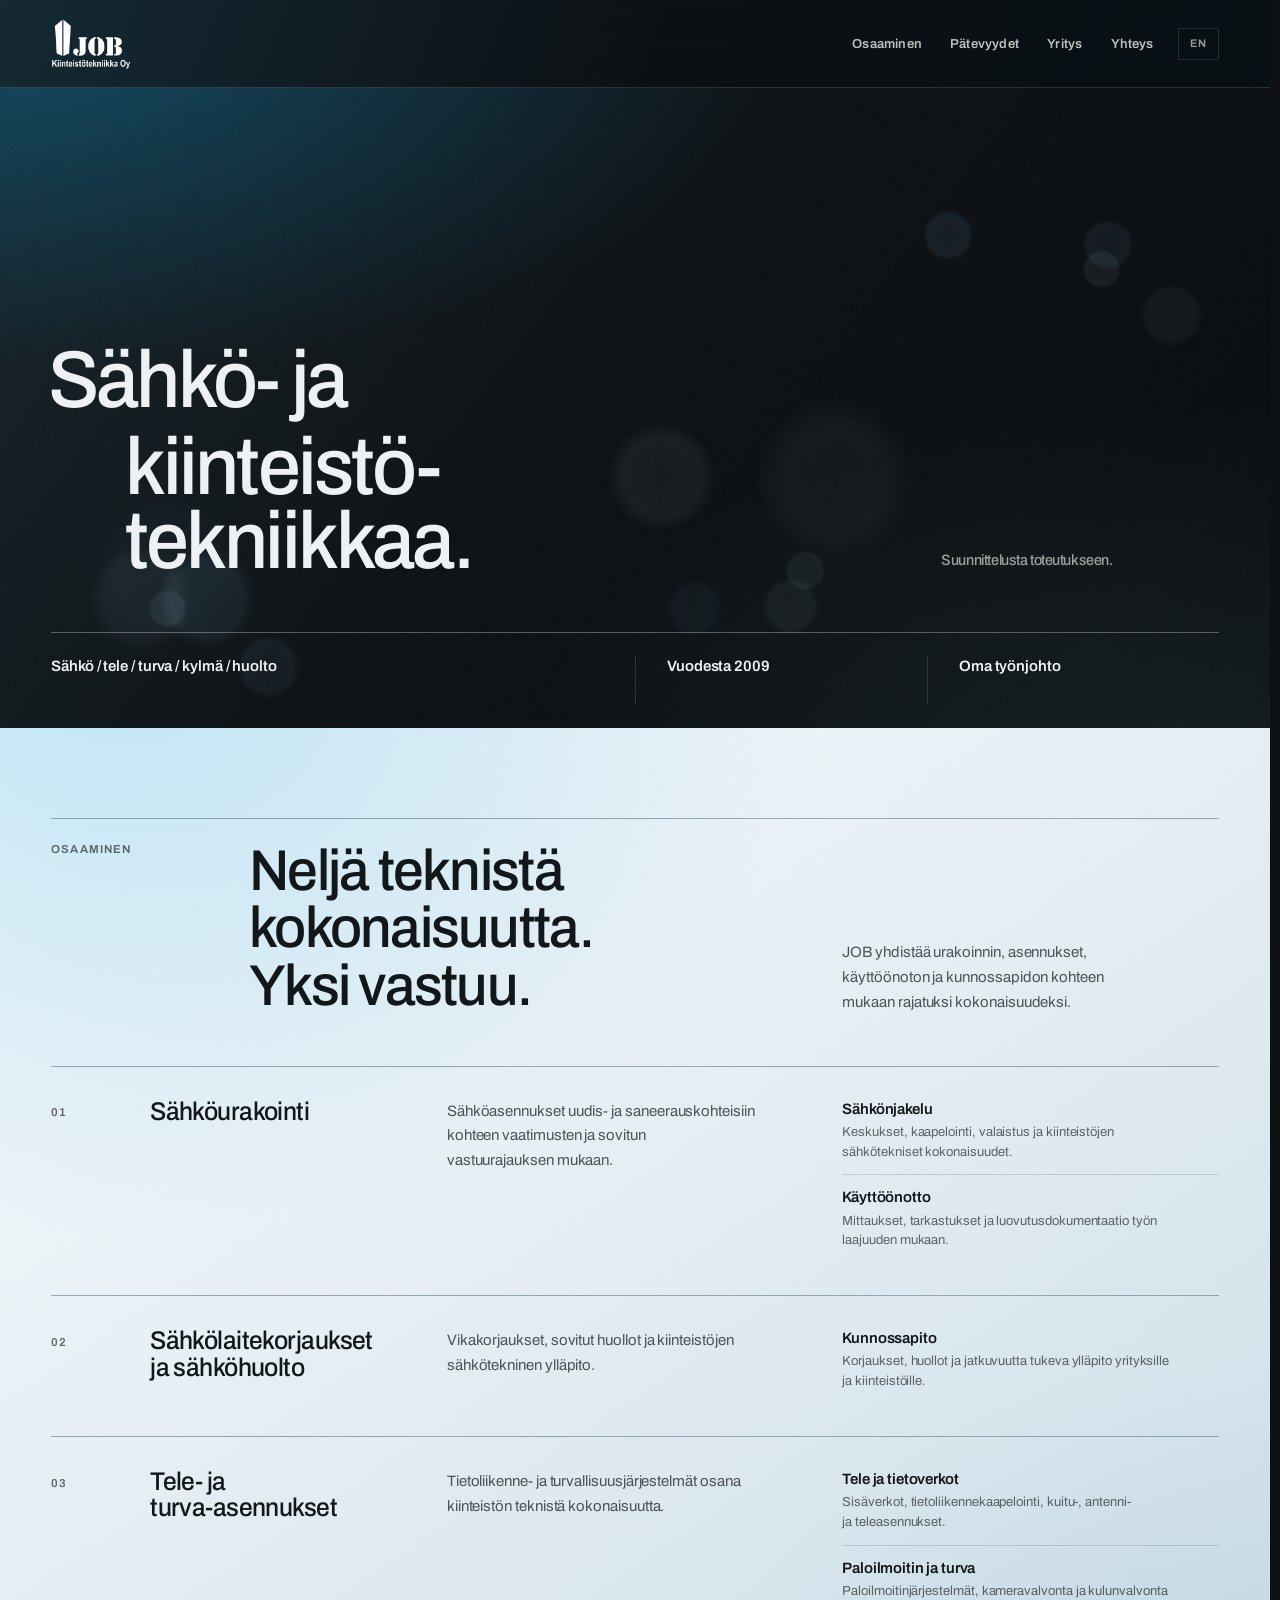
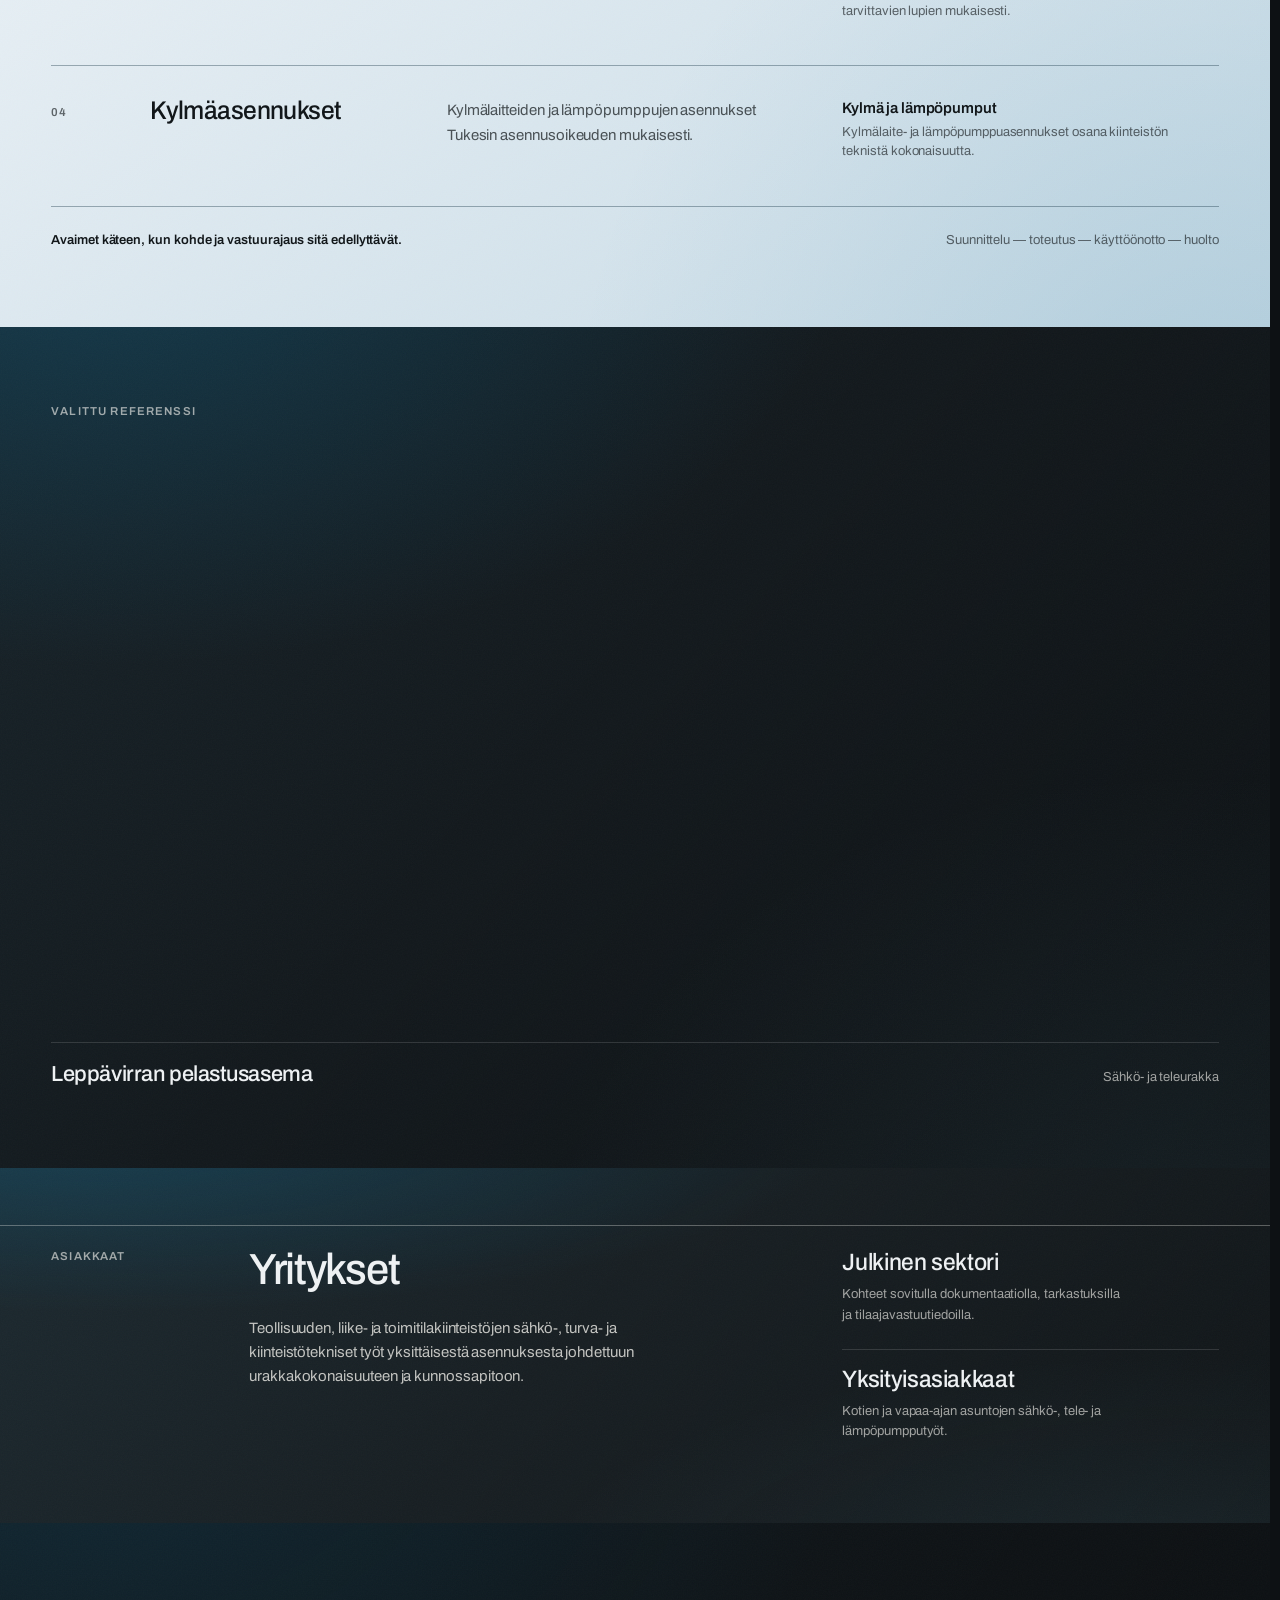
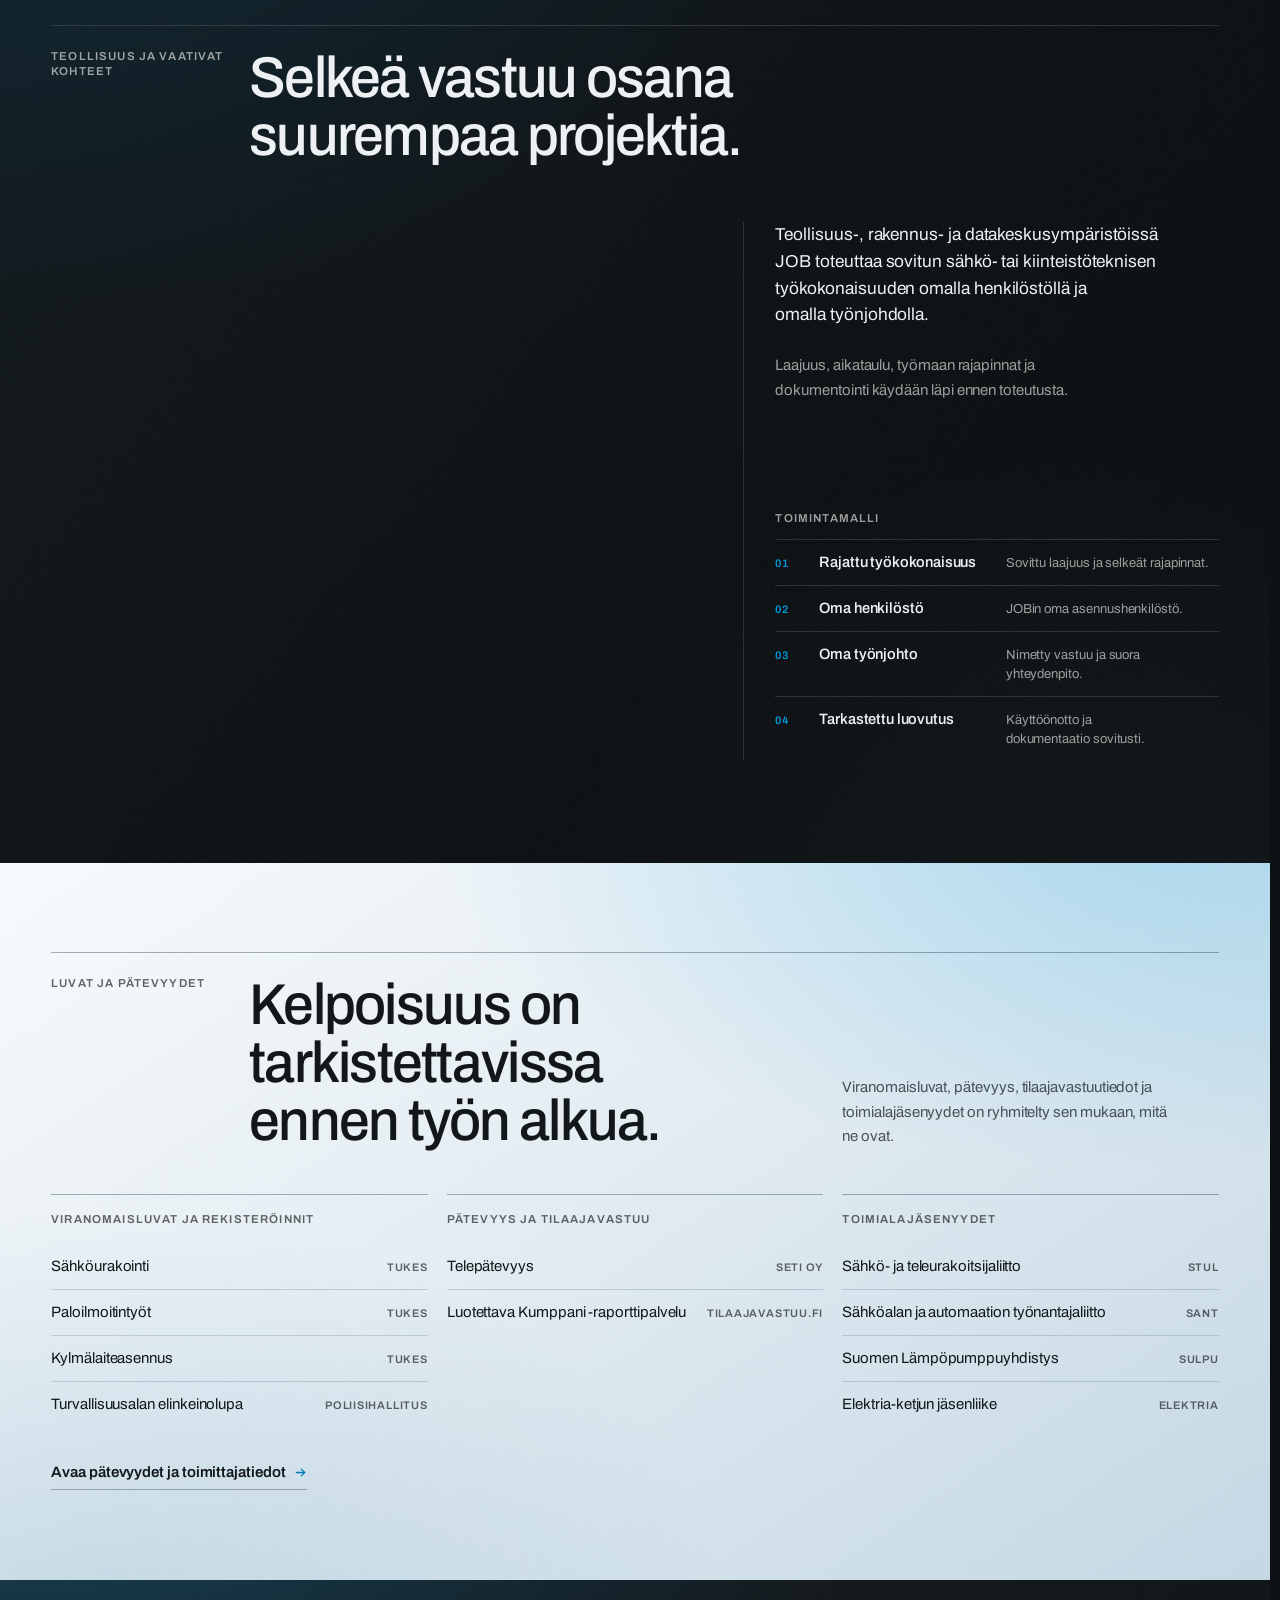
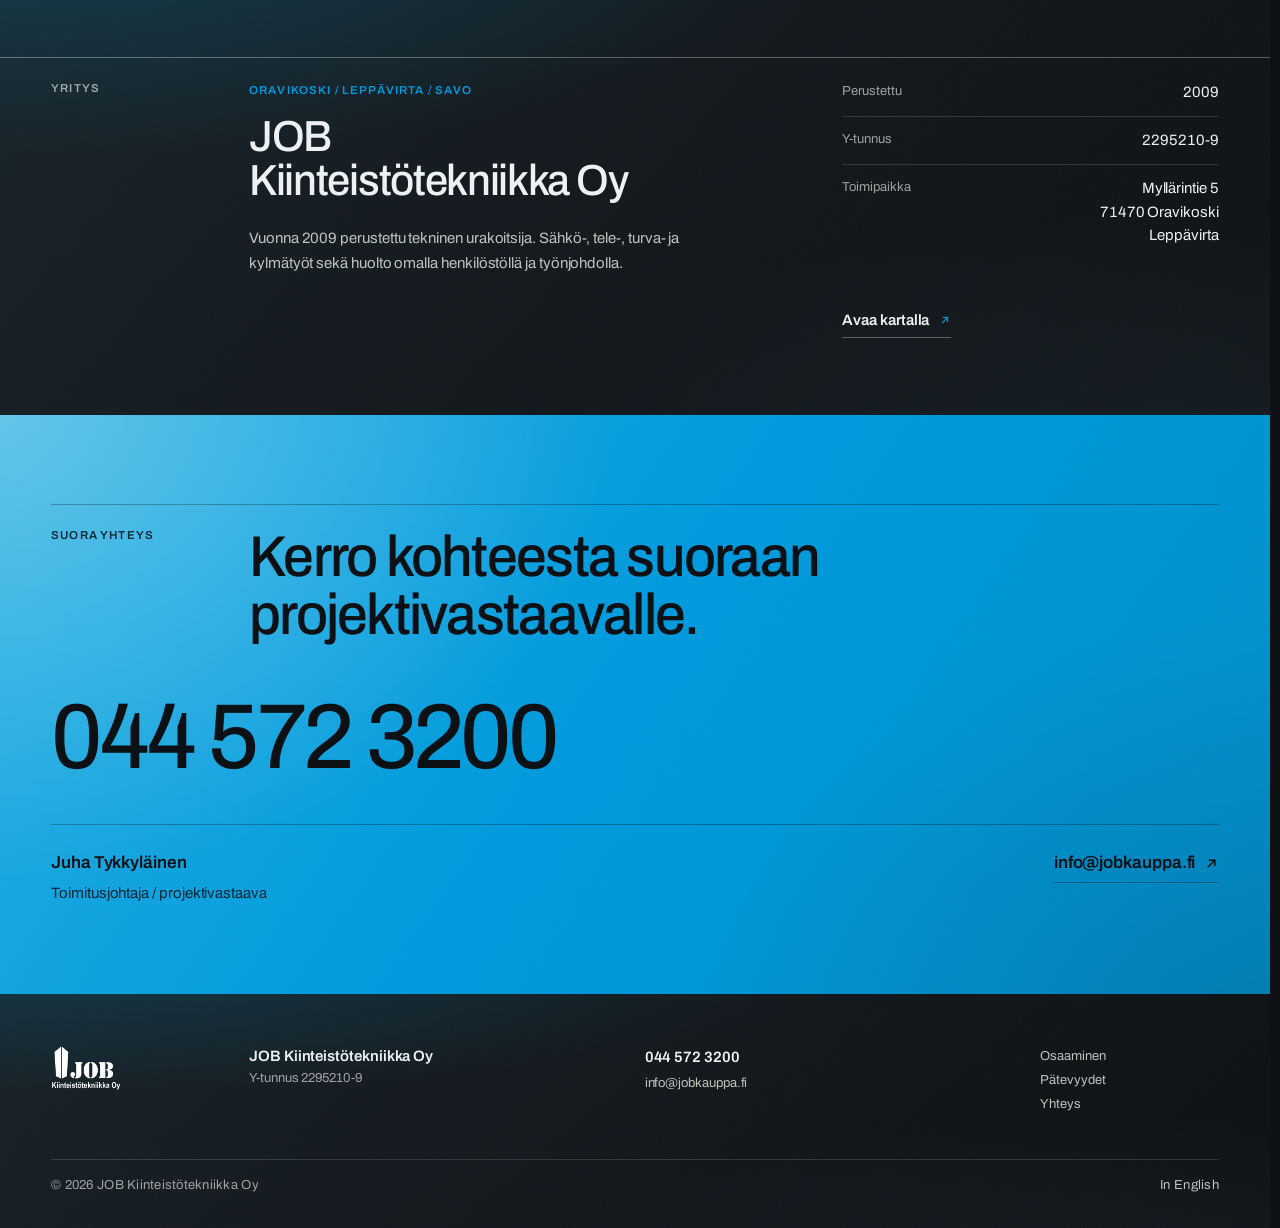
<file: index.html>
<!doctype html>
<html lang="fi">
  <head>
    <meta charset="utf-8">
    <meta name="viewport" content="width=device-width, initial-scale=1">
    <title>JOB Kiinteistötekniikka Oy</title>
    <meta http-equiv="refresh" content="0; url=index.dc.html">
    <script>window.location.replace("index.dc.html" + window.location.search + window.location.hash);</script>
  </head>
  <body>
    <p>Siirrytään sivulle <a href="index.dc.html">JOB Kiinteistötekniikka Oy</a>.</p>
  </body>
</html>
</file>
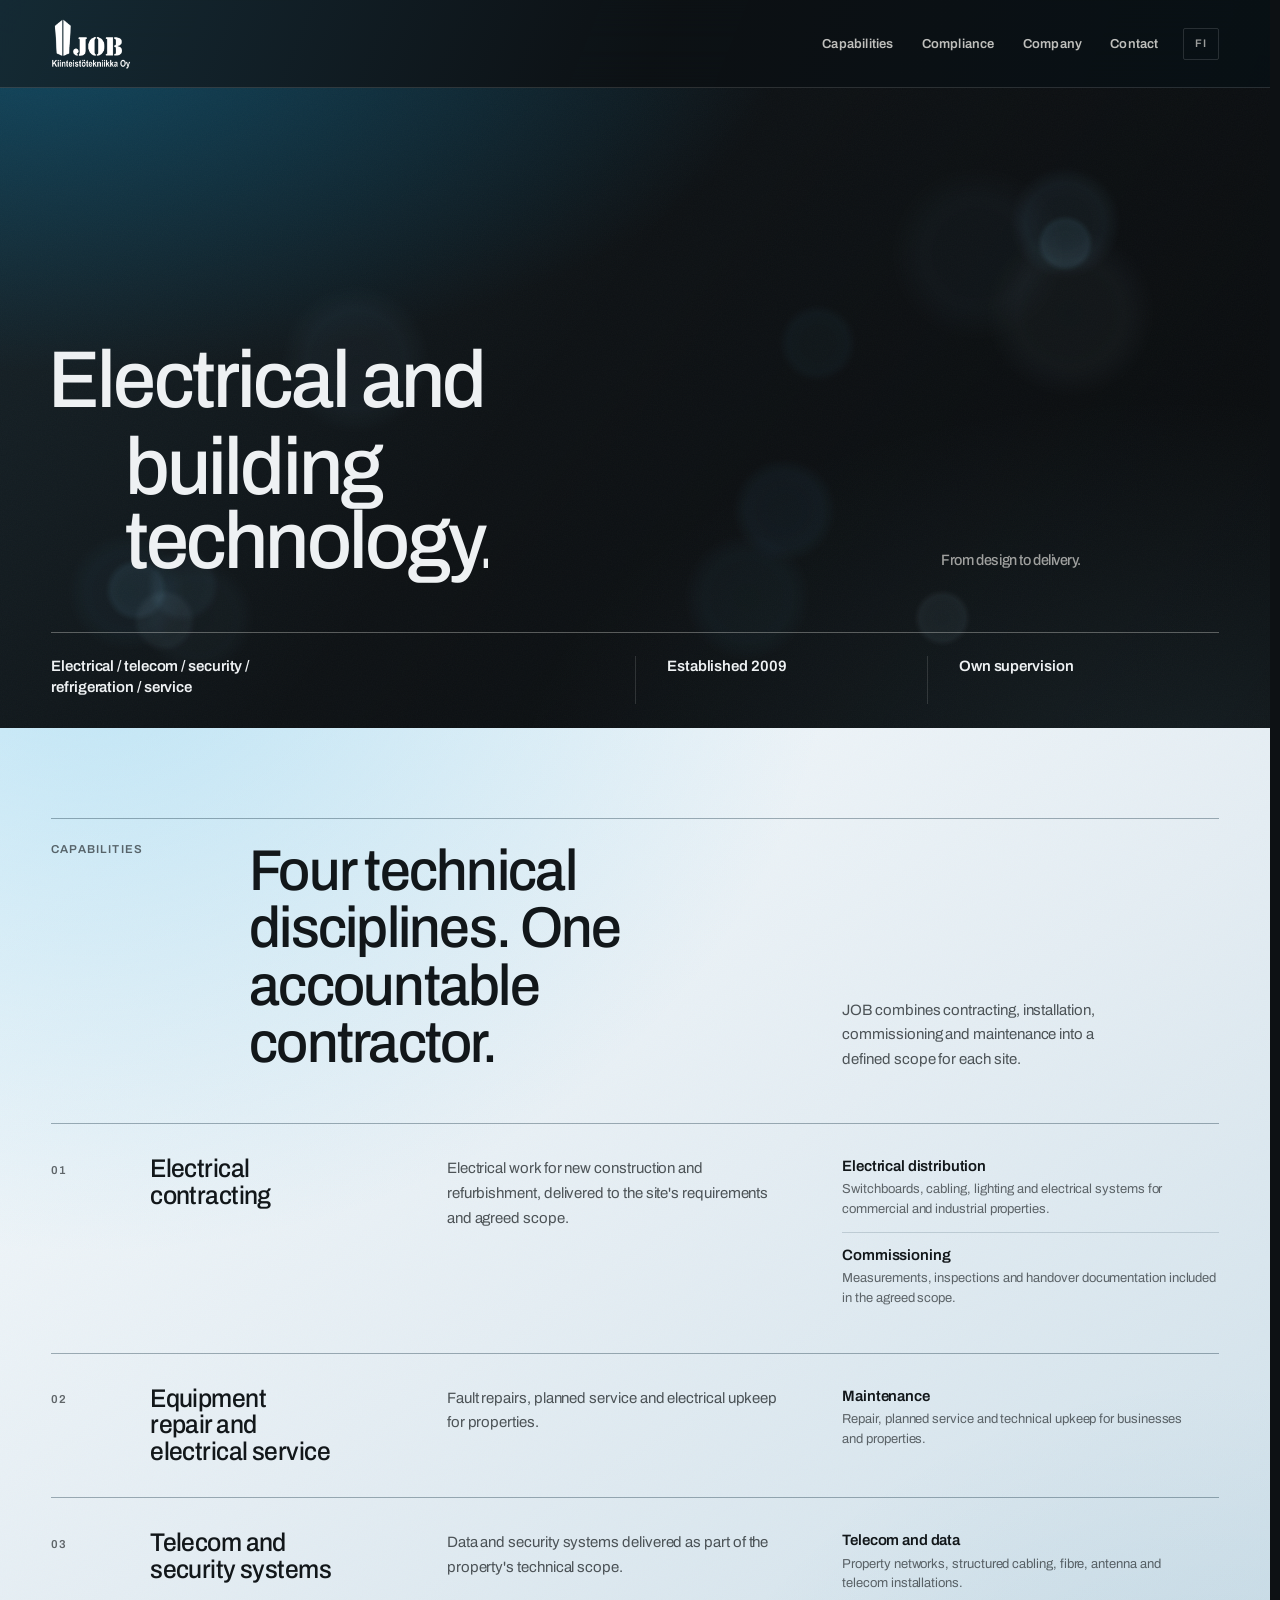
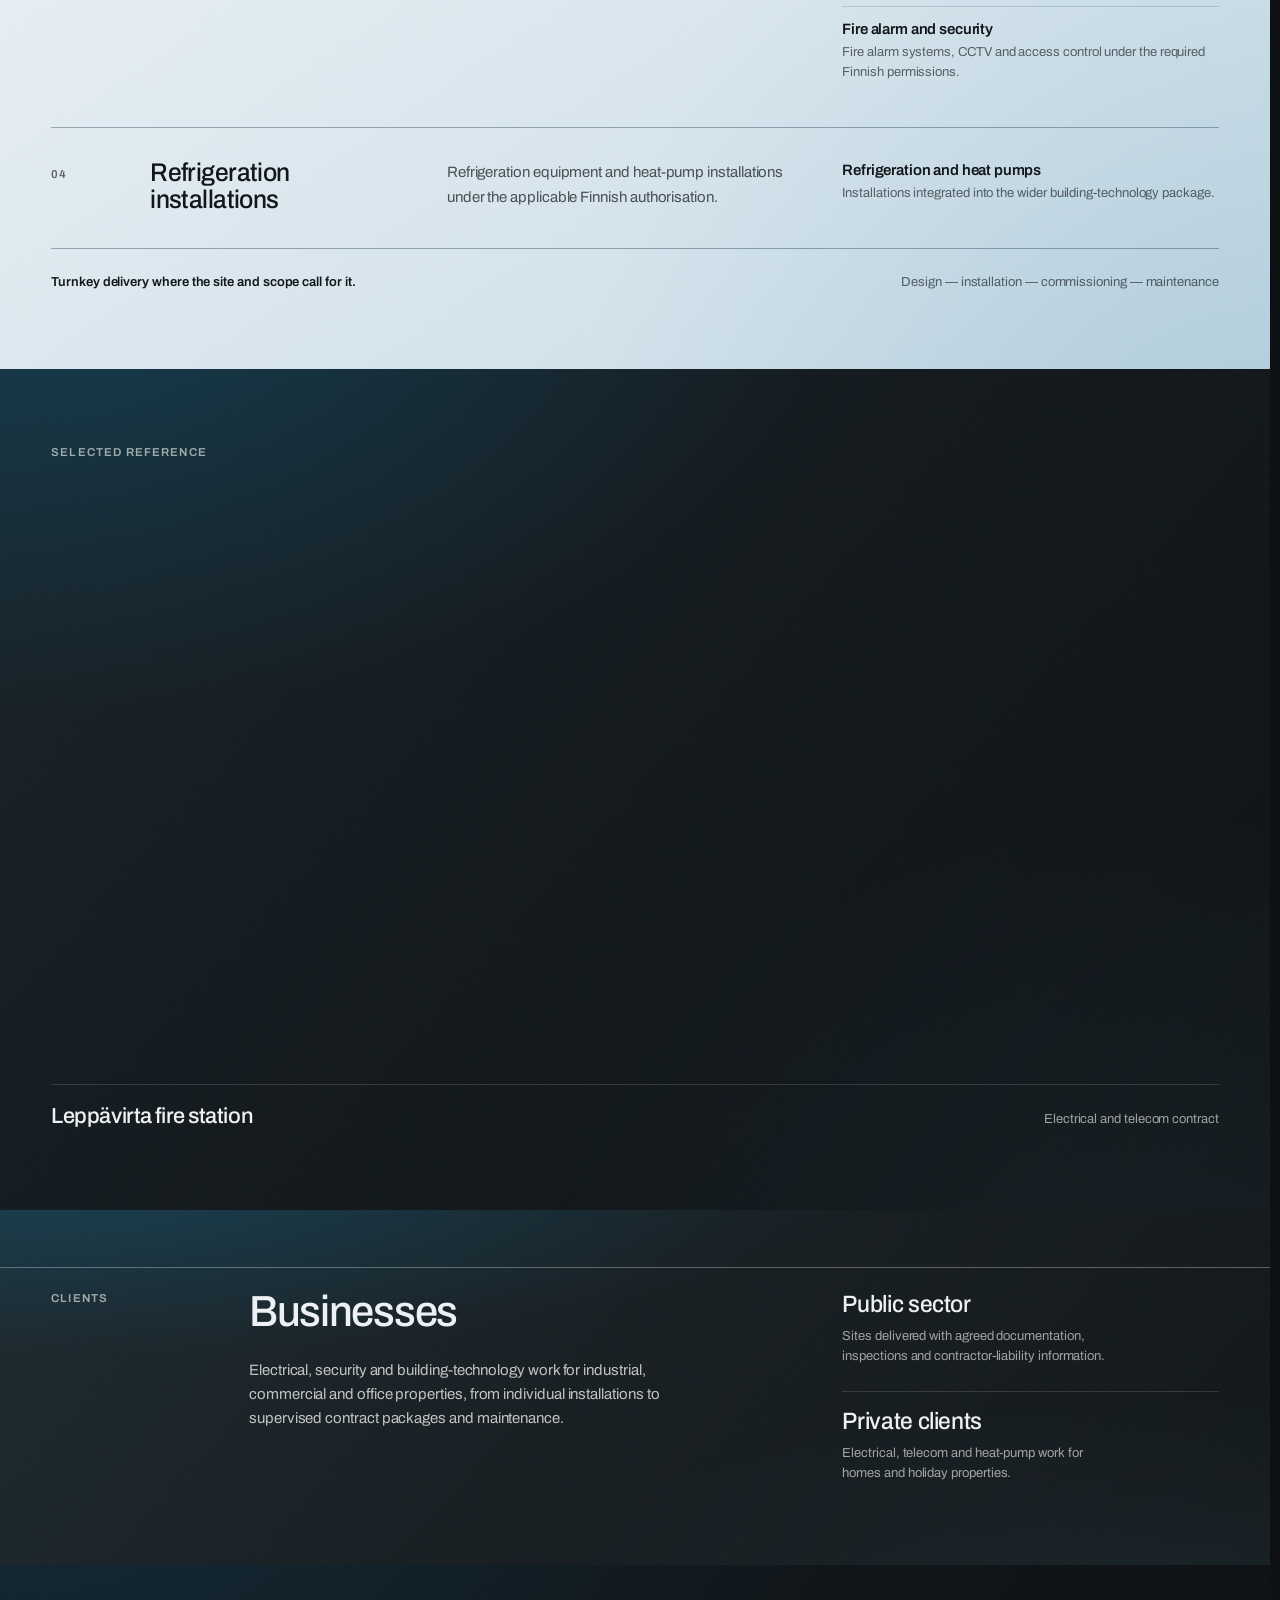
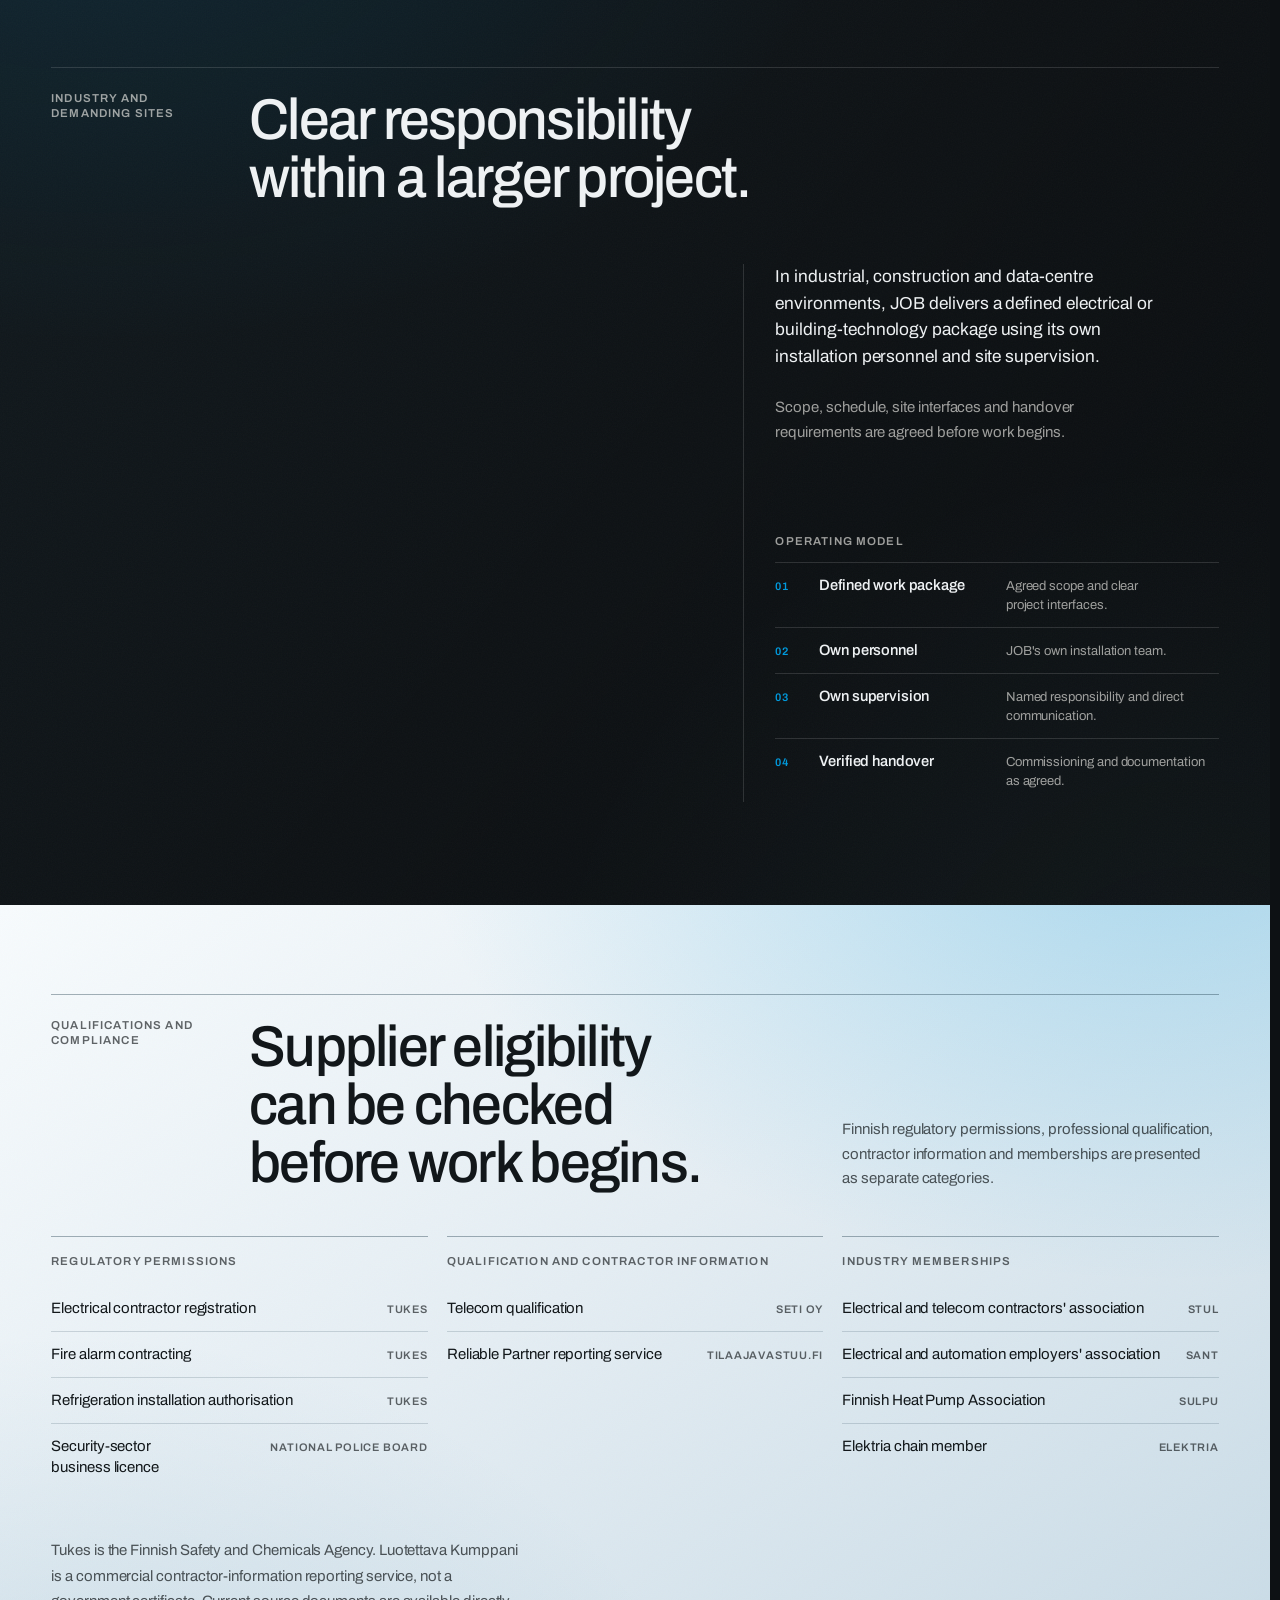
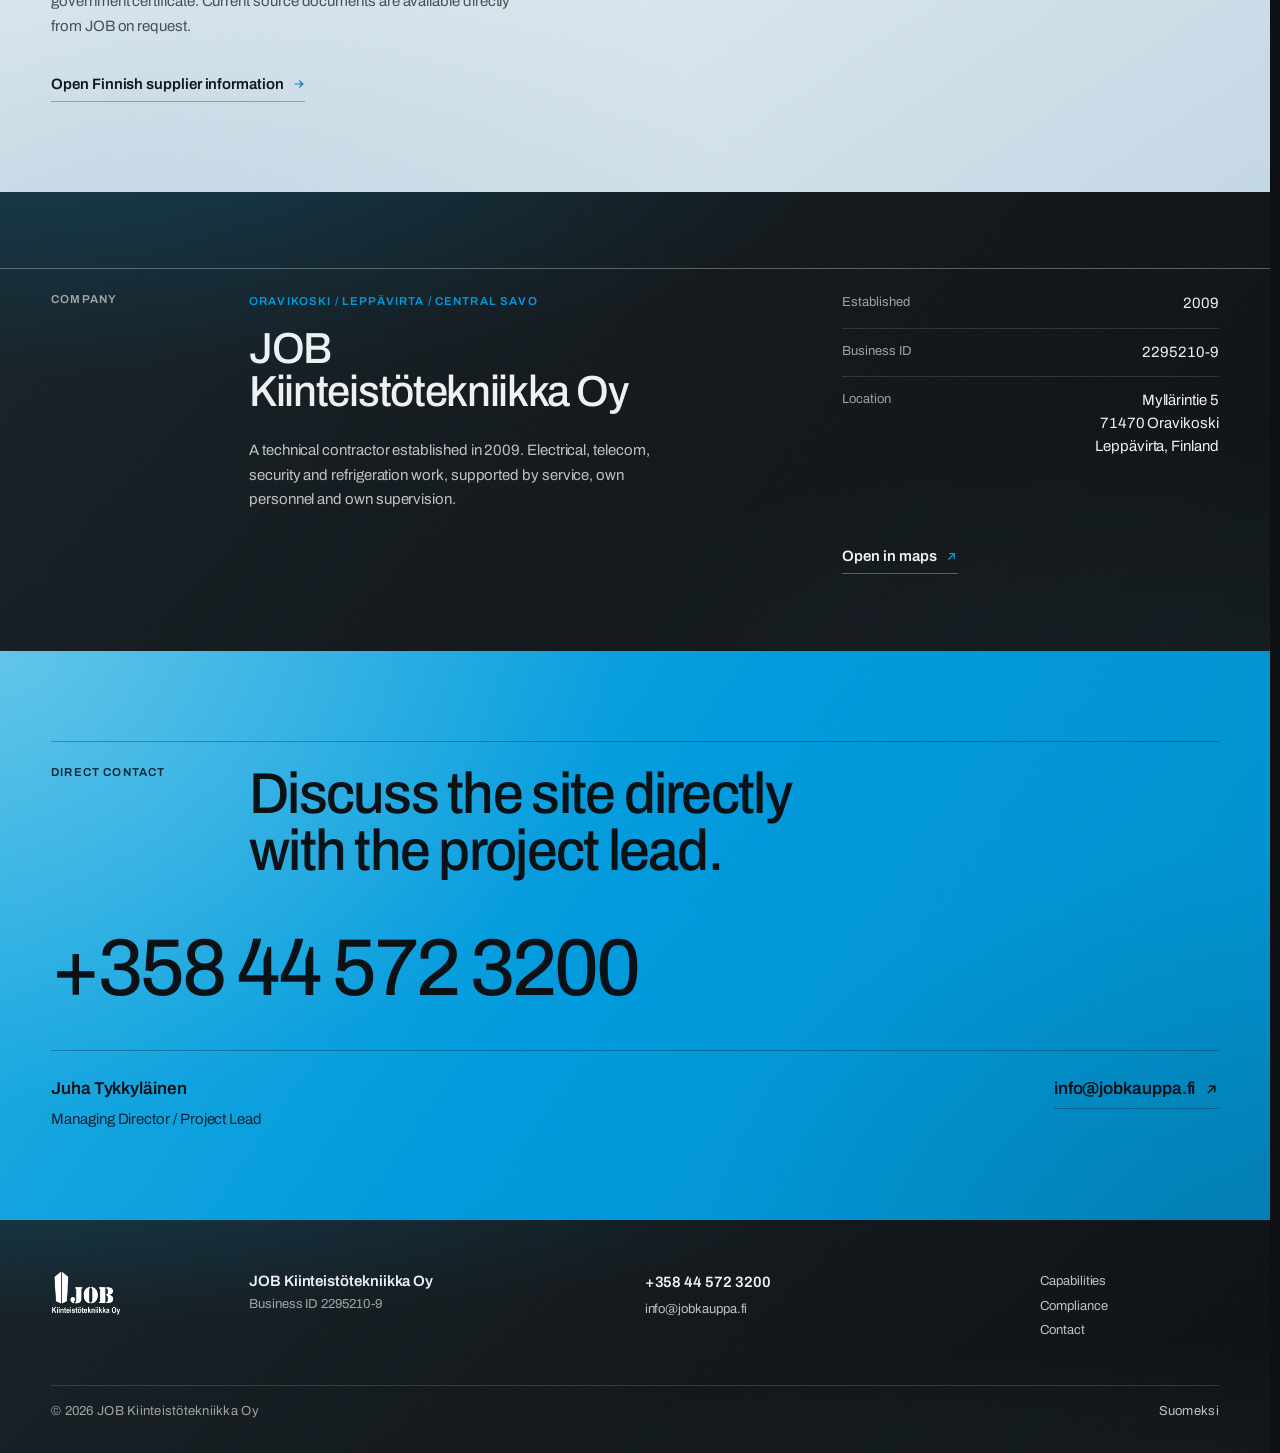
<file: en.dc.html>
<!DOCTYPE html>
<html lang="en">
<head>
  <meta charset="utf-8">
  <meta name="viewport" content="width=device-width, initial-scale=1">
  <title>JOB Kiinteistötekniikka Oy — Electrical and building technology</title>
  <meta name="description" content="Electrical contracting and service, telecom and security systems, and refrigeration installations from design to delivery. JOB Kiinteistötekniikka Oy, Finland.">
  <meta name="theme-color" content="#0d1114">
  <link rel="canonical" href="https://jobkauppa.fi/en/">
  <link rel="icon" href="assets/job-logo.png" type="image/png">
  <link rel="preconnect" href="https://fonts.googleapis.com">
  <link rel="preconnect" href="https://fonts.gstatic.com" crossorigin>
  <link href="https://fonts.googleapis.com/css2?family=Archivo:wdth,wght@88..112,400..700&display=swap" rel="stylesheet">
  <link rel="stylesheet" href="styles.css">
  <script>document.documentElement.classList.add("js");</script>
  <script src="site.js" defer></script>
</head>
<body class="home-page">
  <a class="skip-link" href="#content">Skip to content</a>

  <header class="site-header" data-compact="false">
    <div class="header__inner shell">
      <a class="brand" href="en.dc.html" aria-label="JOB Kiinteistötekniikka Oy, home">
        <img src="assets/job-logo.png" alt="JOB Kiinteistötekniikka Oy" width="1076" height="678">
      </a>

      <button class="nav-toggle" type="button" aria-expanded="false" aria-controls="main-menu" data-open-label="Menu" data-close-label="Close">
        <span class="nav-toggle__label">Menu</span>
        <span class="nav-toggle__mark" aria-hidden="true"></span>
      </button>

      <nav class="primary-nav" id="main-menu" aria-label="Main navigation" data-open="false">
        <a href="#capabilities">Capabilities</a>
        <a href="#compliance">Compliance</a>
        <a href="#company">Company</a>
        <a href="#contact">Contact</a>
      </nav>

      <a class="language-link" href="index.dc.html" lang="fi" hreflang="fi">FI</a>
    </div>
  </header>

  <main id="content">
    <section class="hero" aria-labelledby="home-title">
      <canvas class="bokeh-field" aria-hidden="true"></canvas>
      <div class="hero__inner shell">
        <div class="hero__body">
          <div class="hero__content">
            <h1 class="hero__headline hero__headline--en" id="home-title">
              <span class="hero__line"><span>Electrical and</span></span>
              <span class="hero__line"><span>building technology.</span></span>
            </h1>
          </div>
          <div class="hero__aside">
            <p class="hero__statement">From design to delivery.</p>
          </div>
        </div>

        <div class="hero__facts" role="group" aria-label="JOB at a glance">
          <div class="hero__fact"><strong>Electrical / telecom / security / refrigeration / service</strong></div>
          <div class="hero__fact"><strong>Established 2009</strong></div>
          <div class="hero__fact"><strong>Own supervision</strong></div>
        </div>
      </div>
    </section>

    <section class="section capabilities-chapter" id="capabilities" data-tone="inverse" aria-labelledby="capabilities-title">
      <div class="shell">
        <header class="capabilities-chapter__intro" data-motion="support">
          <p class="section-label section-label--light">Capabilities</p>
          <h2 class="section-heading" id="capabilities-title">Four technical disciplines. One accountable contractor.</h2>
          <p>JOB combines contracting, installation, commissioning and maintenance into a defined scope for each site.</p>
        </header>

        <div class="discipline-list">
          <article class="discipline">
            <span class="discipline__index" aria-hidden="true">01</span>
            <h3>Electrical contracting</h3>
            <p class="discipline__summary">Electrical work for new construction and refurbishment, delivered to the site's requirements and agreed scope.</p>
            <ul class="discipline__depth">
              <li><strong>Electrical distribution</strong><span>Switchboards, cabling, lighting and electrical systems for commercial and industrial properties.</span></li>
              <li><strong>Commissioning</strong><span>Measurements, inspections and handover documentation included in the agreed scope.</span></li>
            </ul>
          </article>

          <article class="discipline">
            <span class="discipline__index" aria-hidden="true">02</span>
            <h3>Equipment repair and electrical service</h3>
            <p class="discipline__summary">Fault repairs, planned service and electrical upkeep for properties.</p>
            <ul class="discipline__depth">
              <li><strong>Maintenance</strong><span>Repair, planned service and technical upkeep for businesses and properties.</span></li>
            </ul>
          </article>

          <article class="discipline">
            <span class="discipline__index" aria-hidden="true">03</span>
            <h3>Telecom and security systems</h3>
            <p class="discipline__summary">Data and security systems delivered as part of the property's technical scope.</p>
            <ul class="discipline__depth">
              <li><strong>Telecom and data</strong><span>Property networks, structured cabling, fibre, antenna and telecom installations.</span></li>
              <li><strong>Fire alarm and security</strong><span>Fire alarm systems, CCTV and access control under the required Finnish permissions.</span></li>
            </ul>
          </article>

          <article class="discipline">
            <span class="discipline__index" aria-hidden="true">04</span>
            <h3>Refrigeration installations</h3>
            <p class="discipline__summary">Refrigeration equipment and heat-pump installations under the applicable Finnish authorisation.</p>
            <ul class="discipline__depth">
              <li><strong>Refrigeration and heat pumps</strong><span>Installations integrated into the wider building-technology package.</span></li>
            </ul>
          </article>
        </div>

        <div class="capabilities-chapter__closing">
          <strong>Turnkey delivery where the site and scope call for it.</strong>
          <span>Design — installation — commissioning — maintenance</span>
        </div>
      </div>
    </section>

    <section class="section project-reference" aria-labelledby="reference-title">
      <div class="shell shell--project">
        <p class="section-label">Selected reference</p>
        <figure class="project-figure" data-motion="image">
          <div class="figure-frame">
            <img src="assets/job-leppavirta-fire-station.jpg" alt="Exterior of the Leppävirta fire station." width="2048" height="1536" loading="lazy" decoding="async">
          </div>
          <figcaption class="project-figure__caption">
            <strong id="reference-title">Leppävirta fire station</strong>
            <span>Electrical and telecom contract</span>
          </figcaption>
        </figure>
      </div>
    </section>

    <section class="section clients-band" aria-labelledby="clients-title">
      <div class="shell clients-band__layout" data-motion="support">
        <p class="section-label">Clients</p>
        <article class="clients-band__primary">
          <h2 id="clients-title">Businesses</h2>
          <p>Electrical, security and building-technology work for industrial, commercial and office properties, from individual installations to supervised contract packages and maintenance.</p>
        </article>
        <div class="clients-band__secondary">
          <article>
            <h3>Public sector</h3>
            <p>Sites delivered with agreed documentation, inspections and contractor-liability information.</p>
          </article>
          <article>
            <h3>Private clients</h3>
            <p>Electrical, telecom and heat-pump work for homes and holiday properties.</p>
          </article>
        </div>
      </div>
    </section>

    <section class="section demanding" aria-labelledby="demanding-title">
      <div class="shell">
        <header class="demanding__head" data-motion="support">
          <p class="section-label">Industry and demanding sites</p>
          <h2 class="section-heading section-heading--wide" id="demanding-title">Clear responsibility within a larger project.</h2>
        </header>

        <div class="demanding__composition">
          <figure class="demanding__figure" data-motion="image">
            <div class="figure-frame">
              <img src="assets/job-rooftop-installation.jpg" alt="Installers working on a rooftop solar-panel installation." width="2048" height="1773" loading="lazy" decoding="async">
            </div>
          </figure>
          <div class="demanding__copy">
            <p class="demanding__lead">In industrial, construction and data-centre environments, JOB delivers a defined electrical or building-technology package using its own installation personnel and site supervision.</p>
            <p>Scope, schedule, site interfaces and handover requirements are agreed before work begins.</p>

            <div class="operating-model-wrap">
              <p class="operating-model__label">Operating model</p>
              <ol class="operating-model">
                <li class="operating-model__item"><span class="operating-model__index">01</span><strong>Defined work package</strong><span>Agreed scope and clear project interfaces.</span></li>
                <li class="operating-model__item"><span class="operating-model__index">02</span><strong>Own personnel</strong><span>JOB's own installation team.</span></li>
                <li class="operating-model__item"><span class="operating-model__index">03</span><strong>Own supervision</strong><span>Named responsibility and direct communication.</span></li>
                <li class="operating-model__item"><span class="operating-model__index">04</span><strong>Verified handover</strong><span>Commissioning and documentation as agreed.</span></li>
              </ol>
            </div>
          </div>
        </div>
      </div>
    </section>

    <section class="section compliance" id="compliance" data-tone="inverse" aria-labelledby="compliance-title">
      <div class="shell">
        <div class="compliance__head" data-motion="support">
          <p class="section-label section-label--light">Qualifications and compliance</p>
          <h2 class="section-heading section-heading--wide" id="compliance-title">Supplier eligibility can be checked before work begins.</h2>
          <p class="compliance__intro">Finnish regulatory permissions, professional qualification, contractor information and memberships are presented as separate categories.</p>
        </div>

        <div class="proof-grid">
          <section class="proof-group" aria-labelledby="regulatory-authorisations">
            <h3 class="proof-group__title" id="regulatory-authorisations">Regulatory permissions</h3>
            <ul class="proof-list">
              <li><span>Electrical contractor registration</span><small>Tukes</small></li>
              <li><span>Fire alarm contracting</span><small>Tukes</small></li>
              <li><span>Refrigeration installation authorisation</span><small>Tukes</small></li>
              <li><span>Security-sector business licence</span><small>National Police Board</small></li>
            </ul>
          </section>

          <section class="proof-group" aria-labelledby="qualification-reporting">
            <h3 class="proof-group__title" id="qualification-reporting">Qualification and contractor information</h3>
            <ul class="proof-list">
              <li><span>Telecom qualification</span><small>SETI Oy</small></li>
              <li><span>Reliable Partner reporting service</span><small>Tilaajavastuu.fi</small></li>
            </ul>
          </section>

          <section class="proof-group" aria-labelledby="industry-memberships">
            <h3 class="proof-group__title" id="industry-memberships">Industry memberships</h3>
            <ul class="proof-list">
              <li><span>Electrical and telecom contractors' association</span><small>STUL</small></li>
              <li><span>Electrical and automation employers' association</span><small>SANT</small></li>
              <li><span>Finnish Heat Pump Association</span><small>SULPU</small></li>
              <li><span>Elektria chain member</span><small>Elektria</small></li>
            </ul>
          </section>
        </div>

        <p class="body-copy compliance__note">Tukes is the Finnish Safety and Chemicals Agency. Luotettava Kumppani is a commercial contractor-information reporting service, not a government certificate. Current source documents are available directly from JOB on request.</p>
        <a class="text-link text-link--forward compliance__link" href="patevyydet.dc.html" hreflang="fi">Open Finnish supplier information</a>
      </div>
    </section>

    <section class="section company-profile" id="company" aria-labelledby="company-title">
      <div class="shell company-profile__layout">
        <p class="section-label">Company</p>
        <div class="company-profile__identity" data-motion="support">
          <p class="company-profile__place">Oravikoski / Leppävirta / Central Savo</p>
          <h2 id="company-title">JOB Kiinteistötekniikka Oy</h2>
          <p>A technical contractor established in 2009. Electrical, telecom, security and refrigeration work, supported by service, own personnel and own supervision.</p>
        </div>
        <dl class="company-profile__facts">
          <div><dt>Established</dt><dd>2009</dd></div>
          <div><dt>Business ID</dt><dd>2295210-9</dd></div>
          <div>
            <dt>Location</dt>
            <dd><address>Myllärintie 5<br>71470 Oravikoski<br>Leppävirta, Finland</address></dd>
          </div>
        </dl>
        <a class="text-link company-profile__map" href="https://www.google.com/maps/search/?api=1&amp;query=Myll%C3%A4rintie+5+71470+Oravikoski" target="_blank" rel="noopener">Open in maps</a>
      </div>
    </section>

    <section class="contact-band" id="contact" aria-labelledby="contact-title">
      <div class="shell">
        <div class="contact-band__top" data-motion="support">
          <p class="section-label">Direct contact</p>
          <h2 class="contact-band__heading" id="contact-title">Discuss the site directly with the project lead.</h2>
        </div>
        <a class="contact-band__phone contact-band__phone--international contact-band__phone--aligned" href="tel:+358445723200" aria-label="Call plus 358 44 572 3200">+358&nbsp;44&nbsp;572&nbsp;3200</a>
        <div class="contact-band__details">
          <div class="contact-person">
            <strong>Juha Tykkyläinen</strong>
            <span>Managing Director / Project Lead</span>
          </div>
          <a class="text-link text-link--on-blue contact-email" href="mailto:info@jobkauppa.fi">info@jobkauppa.fi</a>
        </div>
      </div>
    </section>
  </main>

  <footer class="site-footer">
    <div class="shell">
      <div class="footer__signature">
        <a class="footer__logo" href="en.dc.html" aria-label="JOB Kiinteistötekniikka Oy, home">
          <img src="assets/job-logo.png" alt="" width="1076" height="678">
        </a>
        <p class="footer__identity">JOB Kiinteistötekniikka Oy<br><span>Business ID 2295210-9</span></p>
        <div class="footer__contact">
          <a href="tel:+358445723200">+358&nbsp;44&nbsp;572&nbsp;3200</a>
          <a href="mailto:info@jobkauppa.fi">info@jobkauppa.fi</a>
        </div>
        <nav class="footer__nav" aria-label="Footer links">
          <a href="#capabilities">Capabilities</a>
          <a href="#compliance">Compliance</a>
          <a href="#contact">Contact</a>
        </nav>
      </div>

      <div class="footer__base">
        <span>© <span data-year>2026</span> JOB Kiinteistötekniikka Oy</span>
        <a href="index.dc.html" lang="fi" hreflang="fi">Suomeksi</a>
      </div>
    </div>
  </footer>
</body>
</html>
</file>
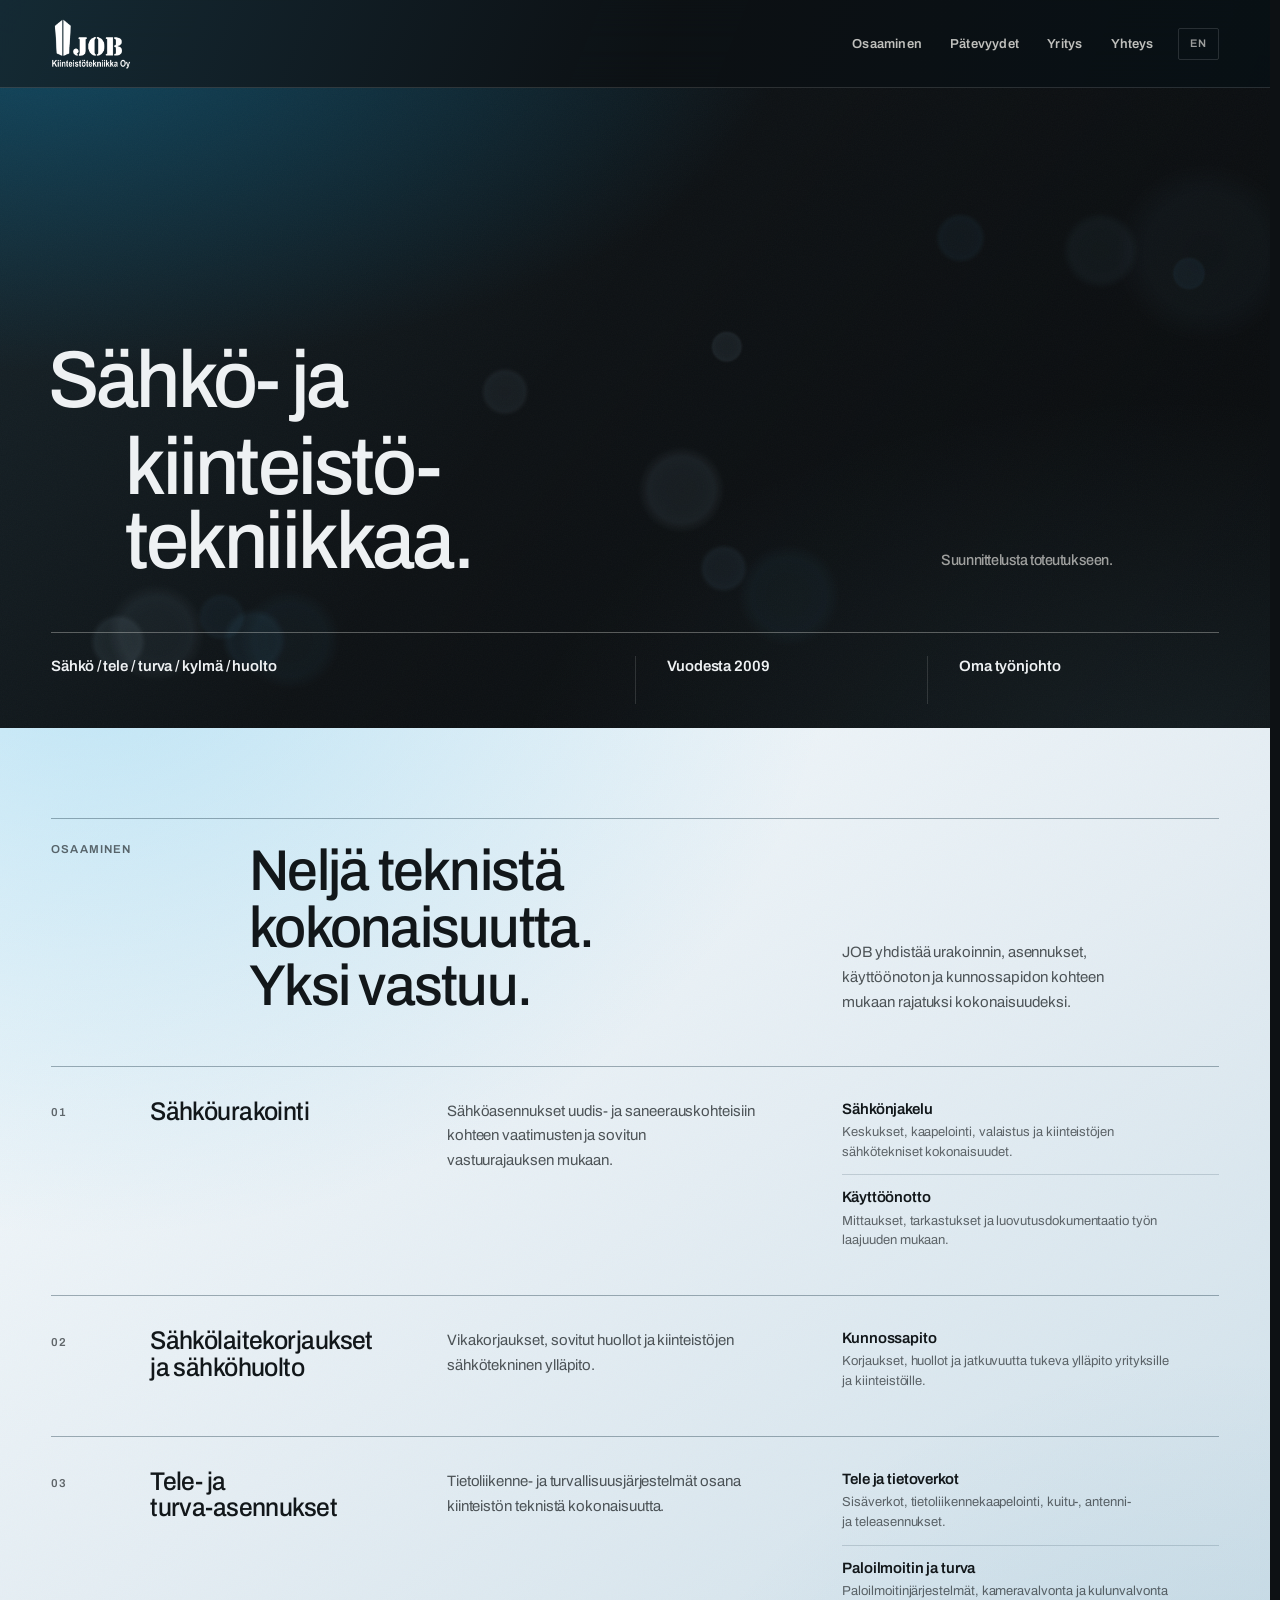
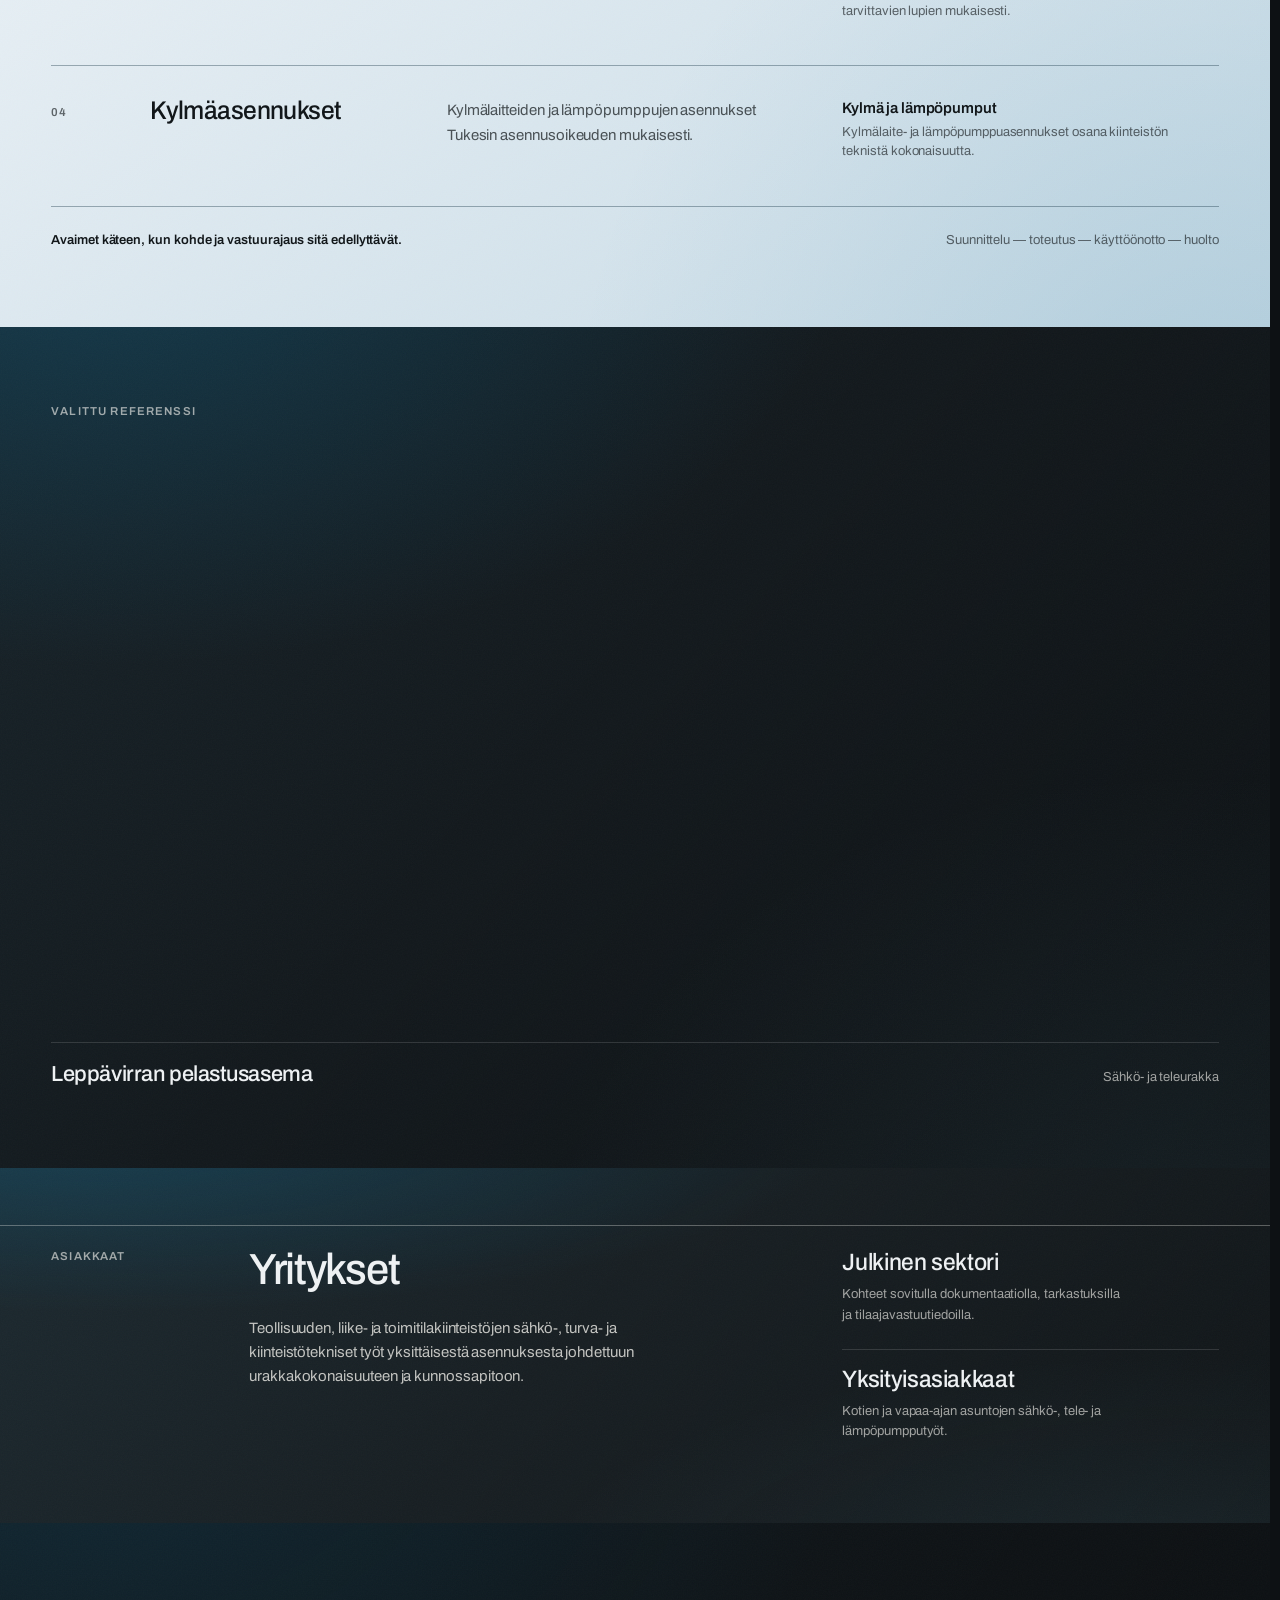
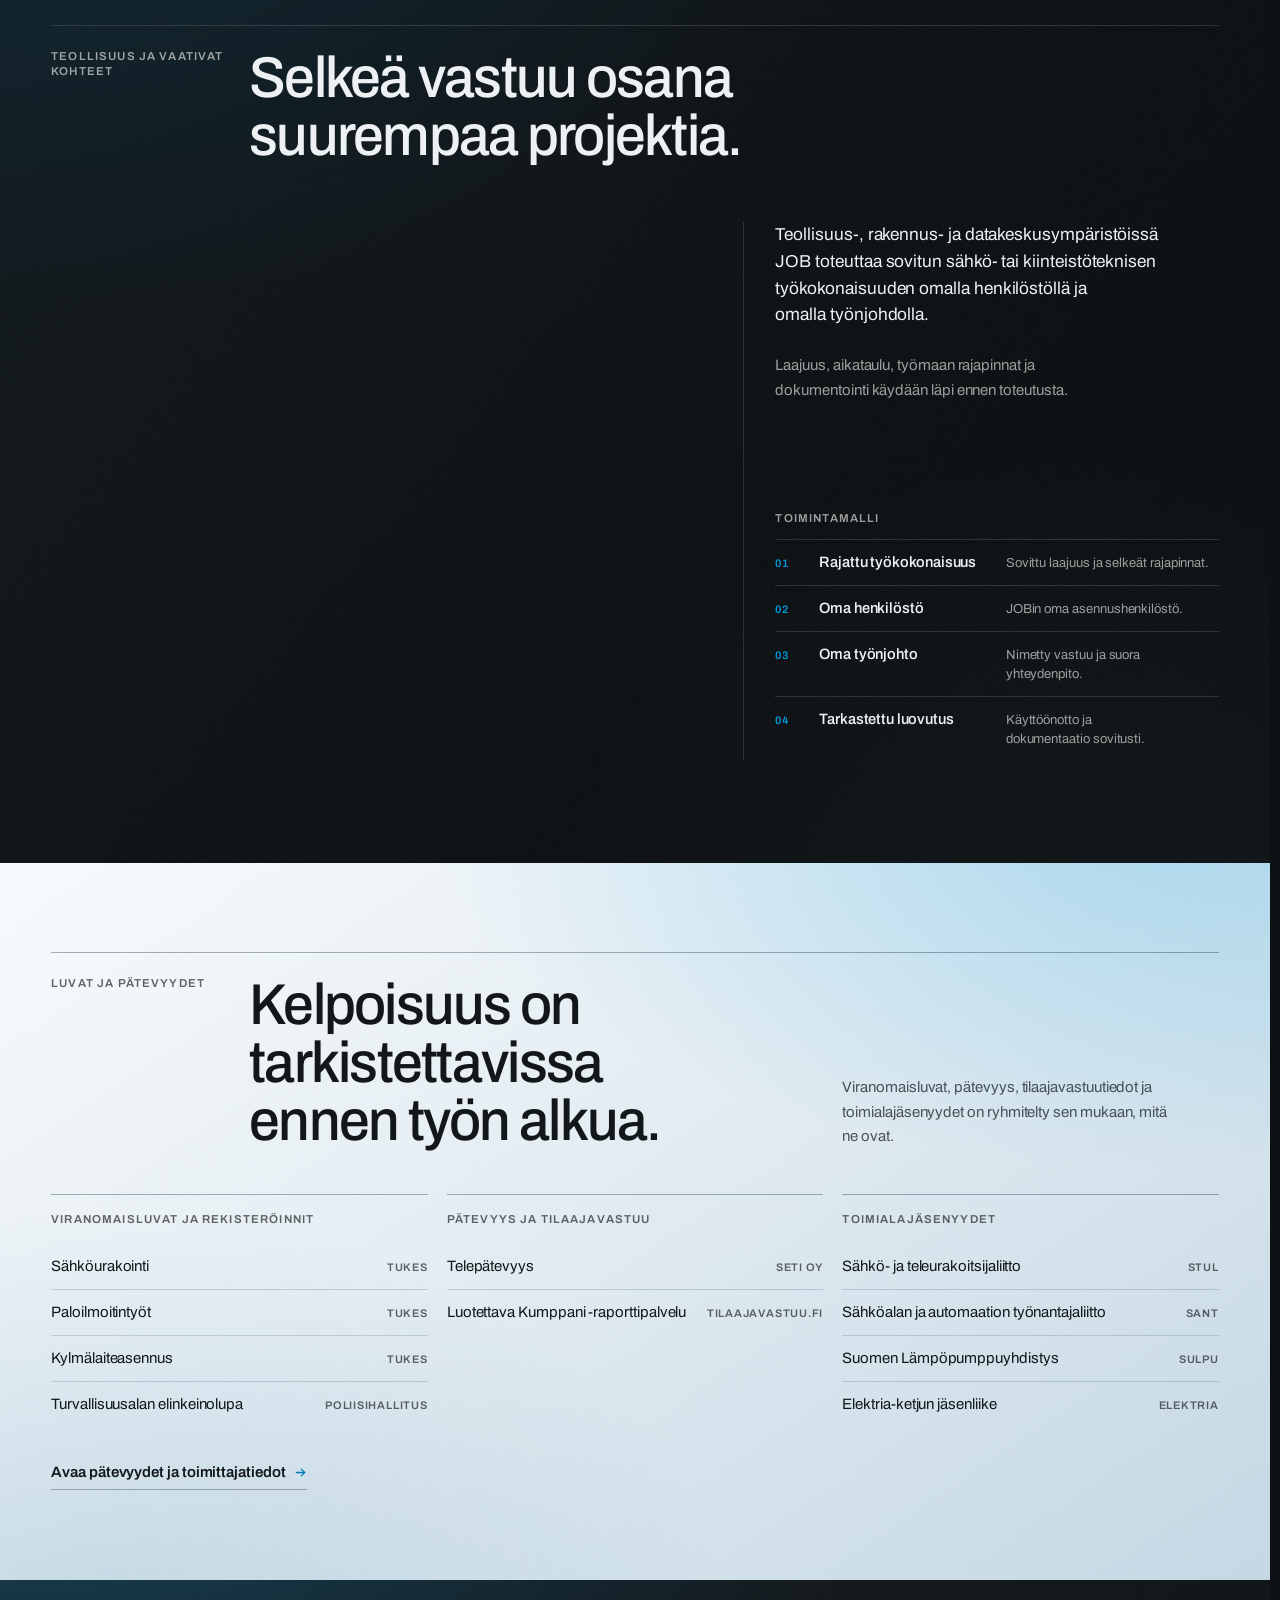
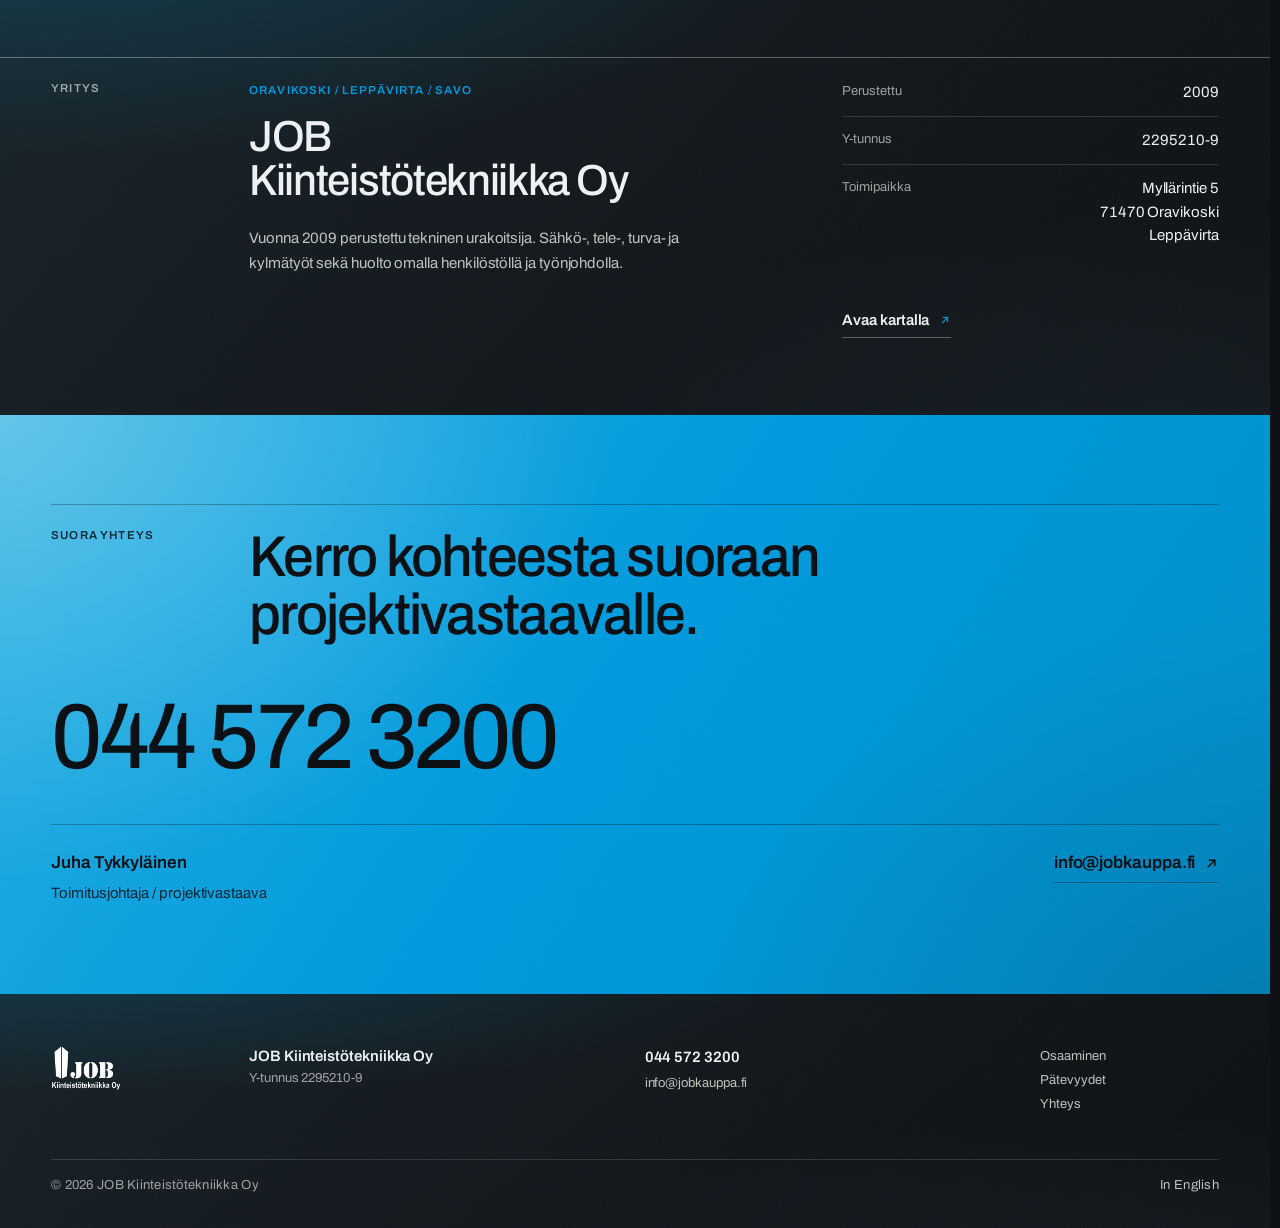
<file: index.dc.html>
<!DOCTYPE html>
<html lang="fi">
<head>
  <meta charset="utf-8">
  <meta name="viewport" content="width=device-width, initial-scale=1">
  <title>JOB Kiinteistötekniikka Oy — Sähkö- ja kiinteistötekniikkaa</title>
  <meta name="description" content="Sähköurakointi, sähköhuolto, tele- ja turva-asennukset sekä kylmäasennukset suunnittelusta toteutukseen. JOB Kiinteistötekniikka Oy, Oravikoski.">
  <meta name="theme-color" content="#0d1114">
  <link rel="canonical" href="https://jobkauppa.fi/">
  <link rel="icon" href="assets/job-logo.png" type="image/png">
  <link rel="preconnect" href="https://fonts.googleapis.com">
  <link rel="preconnect" href="https://fonts.gstatic.com" crossorigin>
  <link href="https://fonts.googleapis.com/css2?family=Archivo:wdth,wght@88..112,400..700&display=swap" rel="stylesheet">
  <link rel="stylesheet" href="styles.css">
  <script>document.documentElement.classList.add("js");</script>
  <script src="site.js" defer></script>
  <script type="application/ld+json">
    {
      "@context": "https://schema.org",
      "@type": "Electrician",
      "name": "JOB Kiinteistötekniikka Oy",
      "url": "https://jobkauppa.fi/",
      "logo": "https://jobkauppa.fi/logo.png",
      "foundingDate": "2009",
      "telephone": "+358445723200",
      "email": "info@jobkauppa.fi",
      "address": {
        "@type": "PostalAddress",
        "streetAddress": "Myllärintie 5",
        "postalCode": "71470",
        "addressLocality": "Oravikoski",
        "addressRegion": "Leppävirta",
        "addressCountry": "FI"
      }
    }
  </script>
</head>
<body class="home-page">
  <a class="skip-link" href="#sisalto">Siirry sisältöön</a>

  <header class="site-header" data-compact="false">
    <div class="header__inner shell">
      <a class="brand" href="index.dc.html" aria-label="JOB Kiinteistötekniikka Oy, etusivu">
        <img src="assets/job-logo.png" alt="JOB Kiinteistötekniikka Oy" width="1076" height="678">
      </a>

      <button class="nav-toggle" type="button" aria-expanded="false" aria-controls="paavalikko" data-open-label="Valikko" data-close-label="Sulje">
        <span class="nav-toggle__label">Valikko</span>
        <span class="nav-toggle__mark" aria-hidden="true"></span>
      </button>

      <nav class="primary-nav" id="paavalikko" aria-label="Päävalikko" data-open="false">
        <a href="#osaaminen">Osaaminen</a>
        <a href="patevyydet.dc.html">Pätevyydet</a>
        <a href="#yritys">Yritys</a>
        <a href="#yhteys">Yhteys</a>
      </nav>

      <a class="language-link" href="en.dc.html" lang="en" hreflang="en">EN</a>
    </div>
  </header>

  <main id="sisalto">
    <section class="hero" aria-labelledby="etusivu-otsikko">
      <canvas class="bokeh-field" aria-hidden="true"></canvas>
      <div class="hero__inner shell">
        <div class="hero__body">
          <div class="hero__content">
            <h1 class="hero__headline" id="etusivu-otsikko">
              <span class="hero__line"><span>Sähkö- ja</span></span>
              <span class="hero__line"><span>kiinteistö&shy;tekniikkaa.</span></span>
            </h1>
          </div>
          <div class="hero__aside">
            <p class="hero__statement">Suunnittelusta toteutukseen.</p>
          </div>
        </div>

        <div class="hero__facts" role="group" aria-label="JOB lyhyesti">
          <div class="hero__fact"><strong>Sähkö / tele / turva / kylmä / huolto</strong></div>
          <div class="hero__fact"><strong>Vuodesta 2009</strong></div>
          <div class="hero__fact"><strong>Oma työnjohto</strong></div>
        </div>
      </div>
    </section>

    <section class="section capabilities-chapter" id="osaaminen" data-tone="inverse" aria-labelledby="osaaminen-otsikko">
      <div class="shell">
        <header class="capabilities-chapter__intro" data-motion="support">
          <p class="section-label section-label--light">Osaaminen</p>
          <h2 class="section-heading" id="osaaminen-otsikko">Neljä teknistä kokonaisuutta. Yksi vastuu.</h2>
          <p>JOB yhdistää urakoinnin, asennukset, käyttöönoton ja kunnossapidon kohteen mukaan rajatuksi kokonaisuudeksi.</p>
        </header>

        <div class="discipline-list">
          <article class="discipline">
            <span class="discipline__index" aria-hidden="true">01</span>
            <h3>Sähköurakointi</h3>
            <p class="discipline__summary">Sähköasennukset uudis- ja saneerauskohteisiin kohteen vaatimusten ja sovitun vastuurajauksen mukaan.</p>
            <ul class="discipline__depth">
              <li><strong>Sähkönjakelu</strong><span>Keskukset, kaapelointi, valaistus ja kiinteistöjen sähkötekniset kokonaisuudet.</span></li>
              <li><strong>Käyttöönotto</strong><span>Mittaukset, tarkastukset ja luovutusdokumentaatio työn laajuuden mukaan.</span></li>
            </ul>
          </article>

          <article class="discipline">
            <span class="discipline__index" aria-hidden="true">02</span>
            <h3>Sähkölaitekorjaukset ja sähköhuolto</h3>
            <p class="discipline__summary">Vikakorjaukset, sovitut huollot ja kiinteistöjen sähkötekninen ylläpito.</p>
            <ul class="discipline__depth">
              <li><strong>Kunnossapito</strong><span>Korjaukset, huollot ja jatkuvuutta tukeva ylläpito yrityksille ja kiinteistöille.</span></li>
            </ul>
          </article>

          <article class="discipline">
            <span class="discipline__index" aria-hidden="true">03</span>
            <h3>Tele- ja turva-asennukset</h3>
            <p class="discipline__summary">Tietoliikenne- ja turvallisuusjärjestelmät osana kiinteistön teknistä kokonaisuutta.</p>
            <ul class="discipline__depth">
              <li><strong>Tele ja tietoverkot</strong><span>Sisäverkot, tietoliikennekaapelointi, kuitu-, antenni- ja teleasennukset.</span></li>
              <li><strong>Paloilmoitin ja turva</strong><span>Paloilmoitinjärjestelmät, kameravalvonta ja kulunvalvonta tarvittavien lupien mukaisesti.</span></li>
            </ul>
          </article>

          <article class="discipline">
            <span class="discipline__index" aria-hidden="true">04</span>
            <h3>Kylmäasennukset</h3>
            <p class="discipline__summary">Kylmälaitteiden ja lämpöpumppujen asennukset Tukesin asennusoikeuden mukaisesti.</p>
            <ul class="discipline__depth">
              <li><strong>Kylmä ja lämpöpumput</strong><span>Kylmälaite- ja lämpöpumppuasennukset osana kiinteistön teknistä kokonaisuutta.</span></li>
            </ul>
          </article>
        </div>

        <div class="capabilities-chapter__closing">
          <strong>Avaimet käteen, kun kohde ja vastuurajaus sitä edellyttävät.</strong>
          <span>Suunnittelu — toteutus — käyttöönotto — huolto</span>
        </div>
      </div>
    </section>

    <section class="section project-reference" aria-labelledby="referenssi-otsikko">
      <div class="shell shell--project">
        <p class="section-label">Valittu referenssi</p>
        <figure class="project-figure" data-motion="image">
          <div class="figure-frame">
            <img src="assets/job-leppavirta-fire-station.jpg" alt="Leppävirran pelastusaseman ulkopuoli." width="2048" height="1536" loading="lazy" decoding="async">
          </div>
          <figcaption class="project-figure__caption">
            <strong id="referenssi-otsikko">Leppävirran pelastusasema</strong>
            <span>Sähkö- ja teleurakka</span>
          </figcaption>
        </figure>
      </div>
    </section>

    <section class="section clients-band" id="asiakkaat" aria-labelledby="asiakkaat-otsikko">
      <div class="shell clients-band__layout" data-motion="support">
        <p class="section-label">Asiakkaat</p>
        <article class="clients-band__primary">
          <h2 id="asiakkaat-otsikko">Yritykset</h2>
          <p>Teollisuuden, liike- ja toimitilakiinteistöjen sähkö-, turva- ja kiinteistötekniset työt yksittäisestä asennuksesta johdettuun urakkakokonaisuuteen ja kunnossapitoon.</p>
        </article>
        <div class="clients-band__secondary">
          <article>
            <h3>Julkinen sektori</h3>
            <p>Kohteet sovitulla dokumentaatiolla, tarkastuksilla ja tilaajavastuutiedoilla.</p>
          </article>
          <article>
            <h3>Yksityisasiakkaat</h3>
            <p>Kotien ja vapaa-ajan asuntojen sähkö-, tele- ja lämpöpumpputyöt.</p>
          </article>
        </div>
      </div>
    </section>

    <section class="section demanding" aria-labelledby="vaativat-otsikko">
      <div class="shell">
        <header class="demanding__head" data-motion="support">
          <p class="section-label">Teollisuus ja vaativat kohteet</p>
          <h2 class="section-heading section-heading--wide" id="vaativat-otsikko">Selkeä vastuu osana suurempaa projektia.</h2>
        </header>

        <div class="demanding__composition">
          <figure class="demanding__figure" data-motion="image">
            <div class="figure-frame">
              <img src="assets/job-rooftop-installation.jpg" alt="Asentajia aurinkopaneeliasennuksessa rakennuksen katolla." width="2048" height="1773" loading="lazy" decoding="async">
            </div>
          </figure>
          <div class="demanding__copy">
            <p class="demanding__lead">Teollisuus-, rakennus- ja datakeskusympäristöissä JOB toteuttaa sovitun sähkö- tai kiinteistöteknisen työkokonaisuuden omalla henkilöstöllä ja omalla työnjohdolla.</p>
            <p>Laajuus, aikataulu, työmaan rajapinnat ja dokumentointi käydään läpi ennen toteutusta.</p>

            <div class="operating-model-wrap">
              <p class="operating-model__label">Toimintamalli</p>
              <ol class="operating-model">
                <li class="operating-model__item"><span class="operating-model__index">01</span><strong>Rajattu työkokonaisuus</strong><span>Sovittu laajuus ja selkeät rajapinnat.</span></li>
                <li class="operating-model__item"><span class="operating-model__index">02</span><strong>Oma henkilöstö</strong><span>JOBin oma asennushenkilöstö.</span></li>
                <li class="operating-model__item"><span class="operating-model__index">03</span><strong>Oma työnjohto</strong><span>Nimetty vastuu ja suora yhteydenpito.</span></li>
                <li class="operating-model__item"><span class="operating-model__index">04</span><strong>Tarkastettu luovutus</strong><span>Käyttöönotto ja dokumentaatio sovitusti.</span></li>
              </ol>
            </div>
          </div>
        </div>
      </div>
    </section>

    <section class="section compliance" data-tone="inverse" aria-labelledby="patevyydet-otsikko">
      <div class="shell">
        <div class="compliance__head" data-motion="support">
          <p class="section-label section-label--light">Luvat ja pätevyydet</p>
          <h2 class="section-heading section-heading--wide" id="patevyydet-otsikko">Kelpoisuus on tarkistettavissa ennen työn alkua.</h2>
          <p class="compliance__intro">Viranomaisluvat, pätevyys, tilaajavastuutiedot ja toimialajäsenyydet on ryhmitelty sen mukaan, mitä ne ovat.</p>
        </div>

        <div class="proof-grid">
          <section class="proof-group" aria-labelledby="viranomaisluvat">
            <h3 class="proof-group__title" id="viranomaisluvat">Viranomaisluvat ja rekisteröinnit</h3>
            <ul class="proof-list">
              <li><span>Sähköurakointi</span><small>Tukes</small></li>
              <li><span>Paloilmoitintyöt</span><small>Tukes</small></li>
              <li><span>Kylmälaiteasennus</span><small>Tukes</small></li>
              <li><span>Turvallisuusalan elinkeinolupa</span><small>Poliisihallitus</small></li>
            </ul>
          </section>

          <section class="proof-group" aria-labelledby="patevyys-ja-tiedot">
            <h3 class="proof-group__title" id="patevyys-ja-tiedot">Pätevyys ja tilaajavastuu</h3>
            <ul class="proof-list">
              <li><span>Telepätevyys</span><small>SETI Oy</small></li>
              <li><span>Luotettava Kumppani -raporttipalvelu</span><small>Tilaajavastuu.fi</small></li>
            </ul>
          </section>

          <section class="proof-group" aria-labelledby="jasenyydet">
            <h3 class="proof-group__title" id="jasenyydet">Toimialajäsenyydet</h3>
            <ul class="proof-list">
              <li><span>Sähkö- ja teleurakoitsijaliitto</span><small>STUL</small></li>
              <li><span>Sähköalan ja automaation työnantajaliitto</span><small>SANT</small></li>
              <li><span>Suomen Lämpöpumppuyhdistys</span><small>SULPU</small></li>
              <li><span>Elektria-ketjun jäsenliike</span><small>Elektria</small></li>
            </ul>
          </section>
        </div>

        <a class="text-link text-link--forward compliance__link" href="patevyydet.dc.html">Avaa pätevyydet ja toimittajatiedot</a>
      </div>
    </section>

    <section class="section company-profile" id="yritys" aria-labelledby="yritys-otsikko">
      <div class="shell company-profile__layout">
        <p class="section-label">Yritys</p>
        <div class="company-profile__identity" data-motion="support">
          <p class="company-profile__place">Oravikoski / Leppävirta / Savo</p>
          <h2 id="yritys-otsikko">JOB Kiinteistötekniikka Oy</h2>
          <p>Vuonna 2009 perustettu tekninen urakoitsija. Sähkö-, tele-, turva- ja kylmätyöt sekä huolto omalla henkilöstöllä ja työnjohdolla.</p>
        </div>
        <dl class="company-profile__facts">
          <div><dt>Perustettu</dt><dd>2009</dd></div>
          <div><dt>Y-tunnus</dt><dd>2295210-9</dd></div>
          <div>
            <dt>Toimipaikka</dt>
            <dd><address>Myllärintie 5<br>71470 Oravikoski<br>Leppävirta</address></dd>
          </div>
        </dl>
        <a class="text-link company-profile__map" href="https://www.google.com/maps/search/?api=1&amp;query=Myll%C3%A4rintie+5+71470+Oravikoski" target="_blank" rel="noopener">Avaa kartalla</a>
      </div>
    </section>

    <section class="contact-band" id="yhteys" aria-labelledby="yhteys-otsikko">
      <div class="shell">
        <div class="contact-band__top" data-motion="support">
          <p class="section-label">Suora yhteys</p>
          <h2 class="contact-band__heading" id="yhteys-otsikko">Kerro kohteesta suoraan projekti&shy;vastaavalle.</h2>
        </div>

        <a class="contact-band__phone contact-band__phone--aligned" href="tel:+358445723200" aria-label="Soita numeroon 044 572 3200">044&nbsp;572&nbsp;3200</a>

        <div class="contact-band__details">
          <div class="contact-person">
            <strong>Juha Tykkyläinen</strong>
            <span>Toimitusjohtaja / projektivastaava</span>
          </div>
          <a class="text-link text-link--on-blue contact-email" href="mailto:info@jobkauppa.fi">info@jobkauppa.fi</a>
        </div>
      </div>
    </section>
  </main>

  <footer class="site-footer">
    <div class="shell">
      <div class="footer__signature">
        <a class="footer__logo" href="index.dc.html" aria-label="JOB Kiinteistötekniikka Oy, etusivu">
          <img src="assets/job-logo.png" alt="" width="1076" height="678">
        </a>
        <p class="footer__identity">JOB Kiinteistötekniikka Oy<br><span>Y-tunnus 2295210-9</span></p>
        <div class="footer__contact">
          <a href="tel:+358445723200">044&nbsp;572&nbsp;3200</a>
          <a href="mailto:info@jobkauppa.fi">info@jobkauppa.fi</a>
        </div>
        <nav class="footer__nav" aria-label="Alatunnisteen linkit">
          <a href="#osaaminen">Osaaminen</a>
          <a href="patevyydet.dc.html">Pätevyydet</a>
          <a href="#yhteys">Yhteys</a>
        </nav>
      </div>

      <div class="footer__base">
        <span>© <span data-year>2026</span> JOB Kiinteistötekniikka Oy</span>
        <a href="en.dc.html" lang="en" hreflang="en">In English</a>
      </div>
    </div>
  </footer>
</body>
</html>
</file>
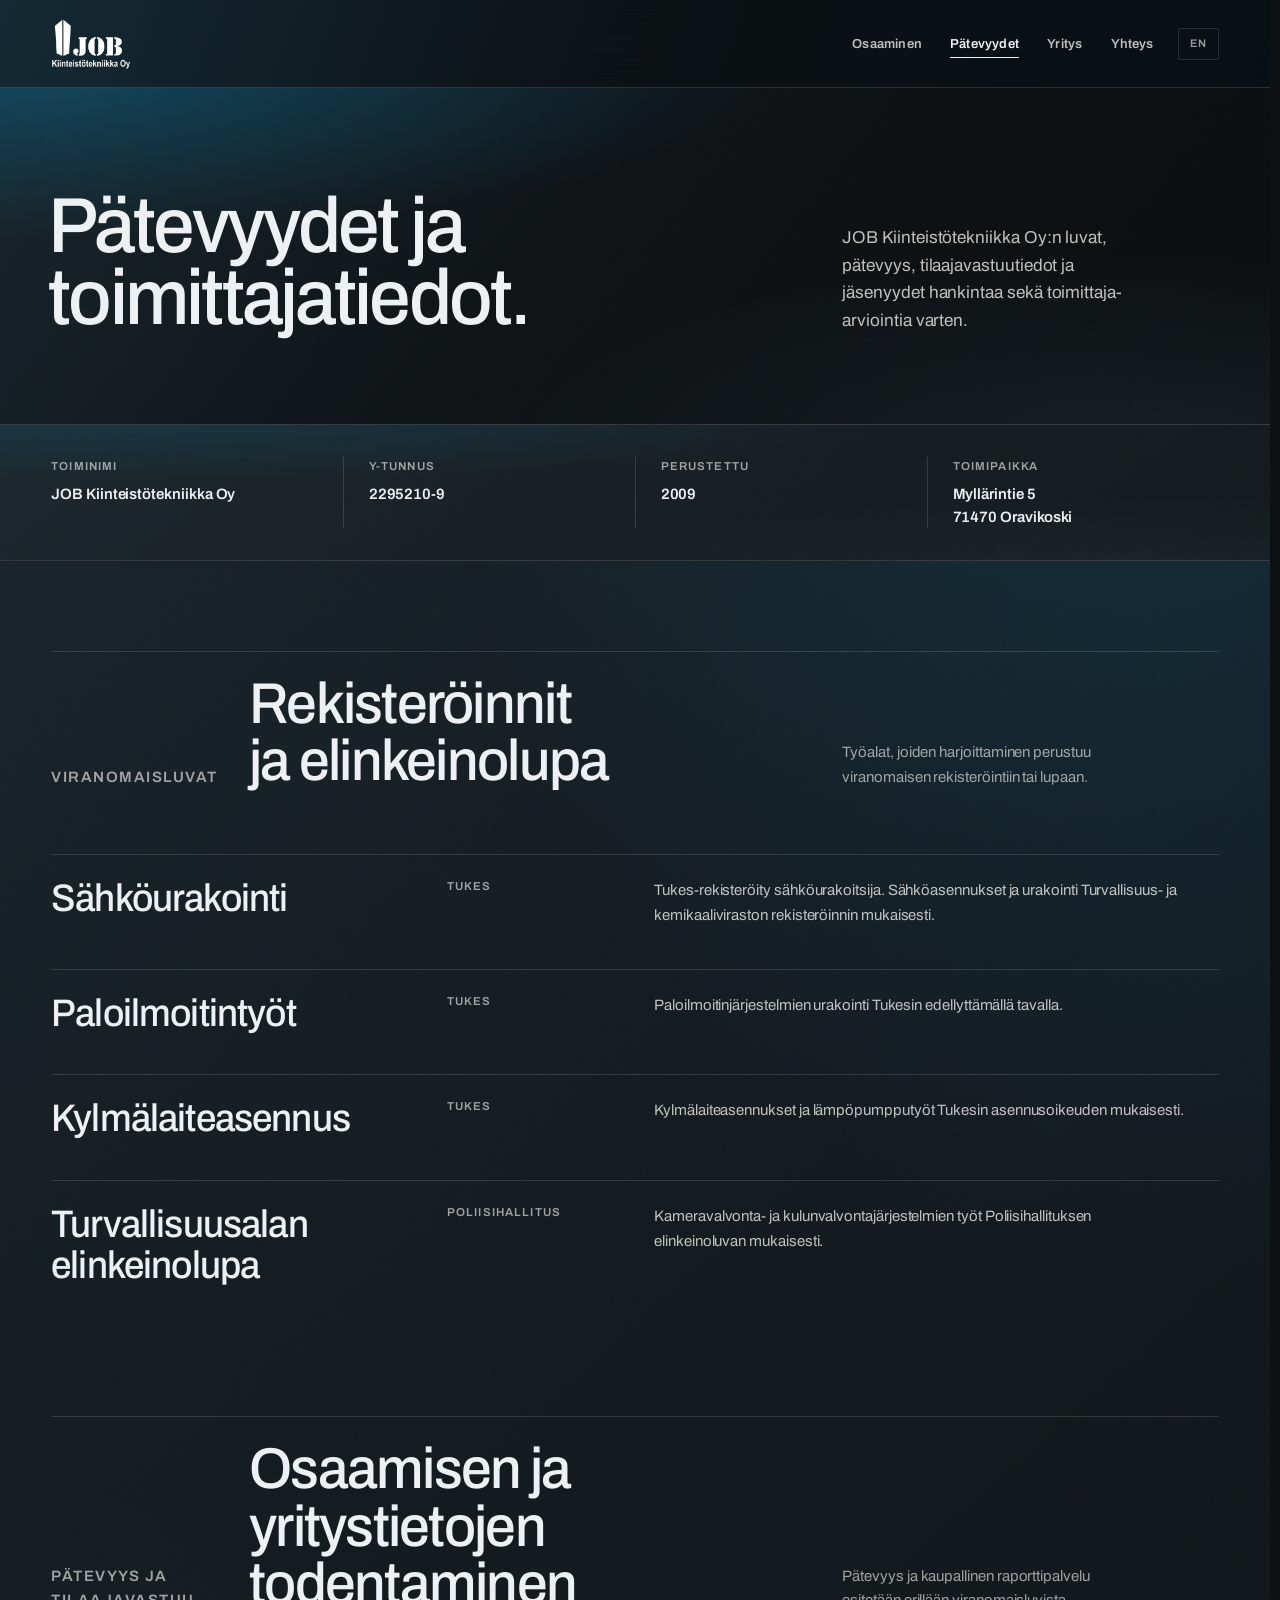
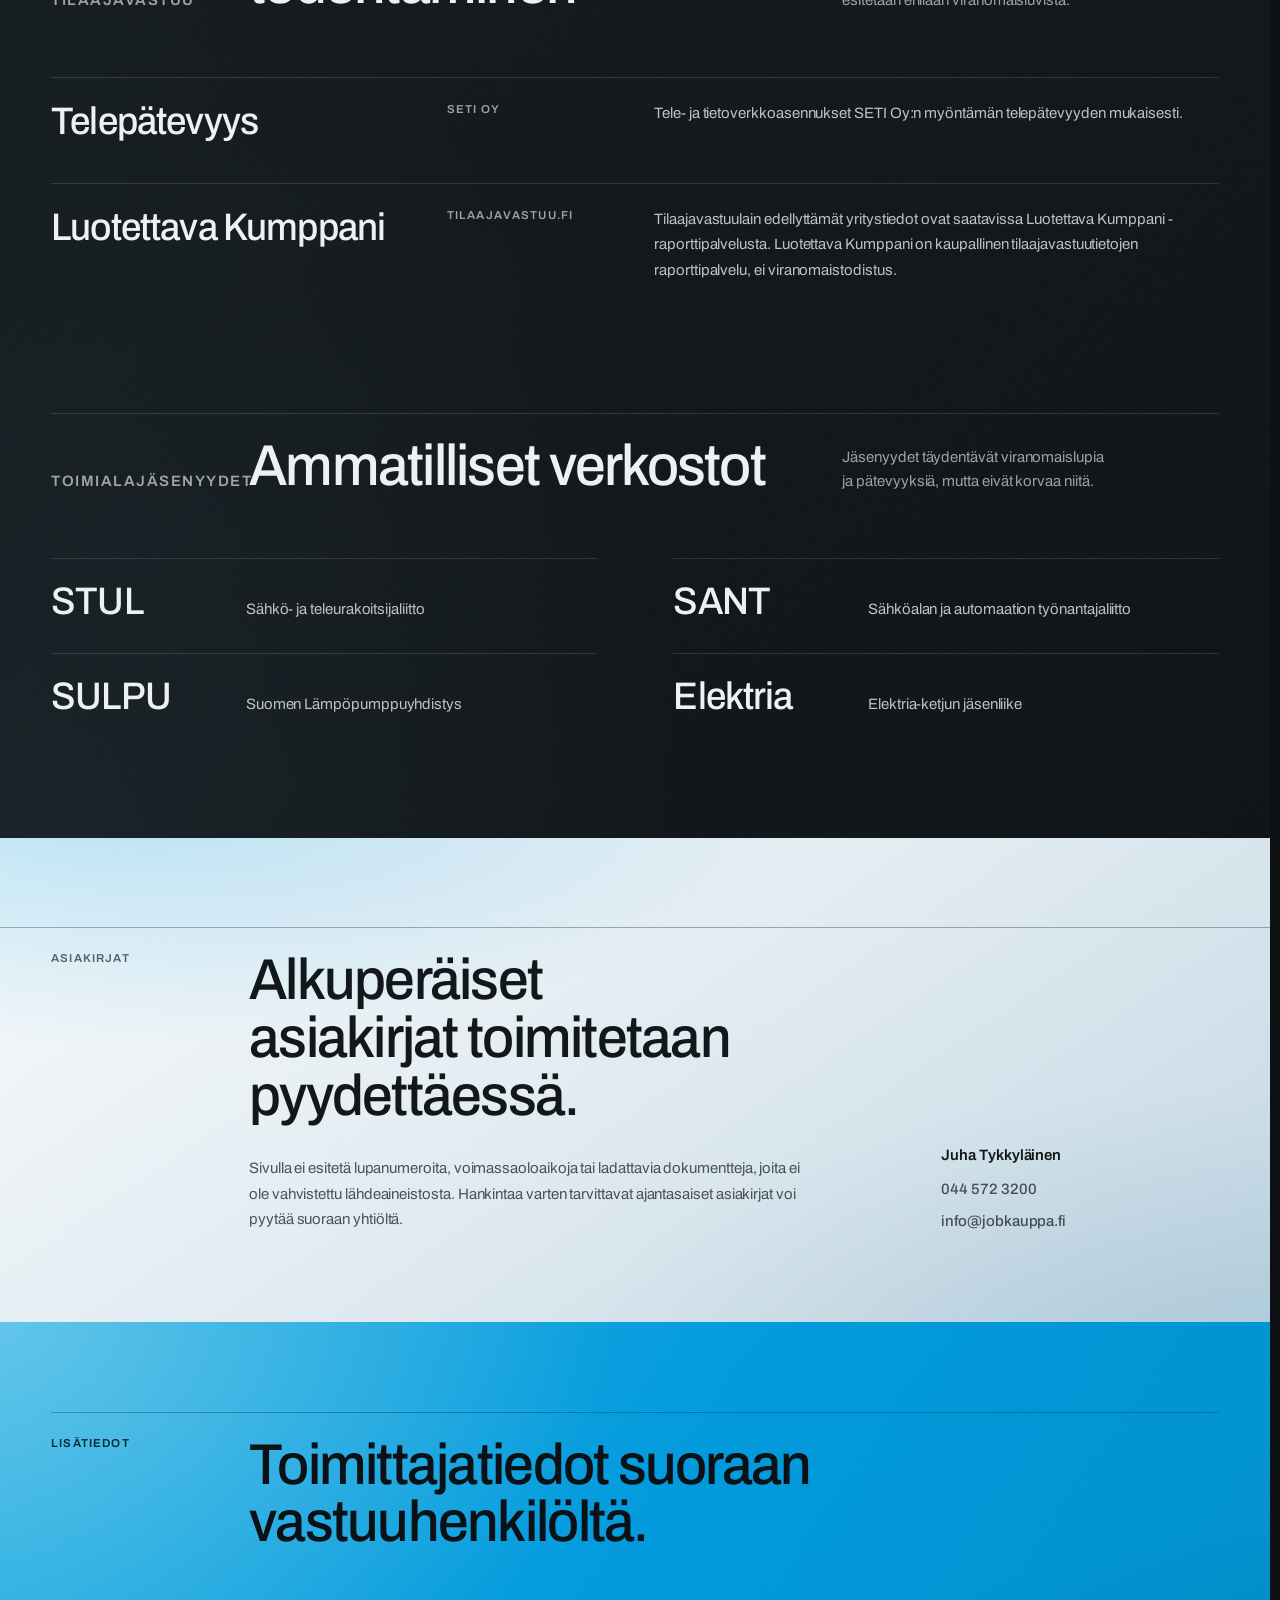
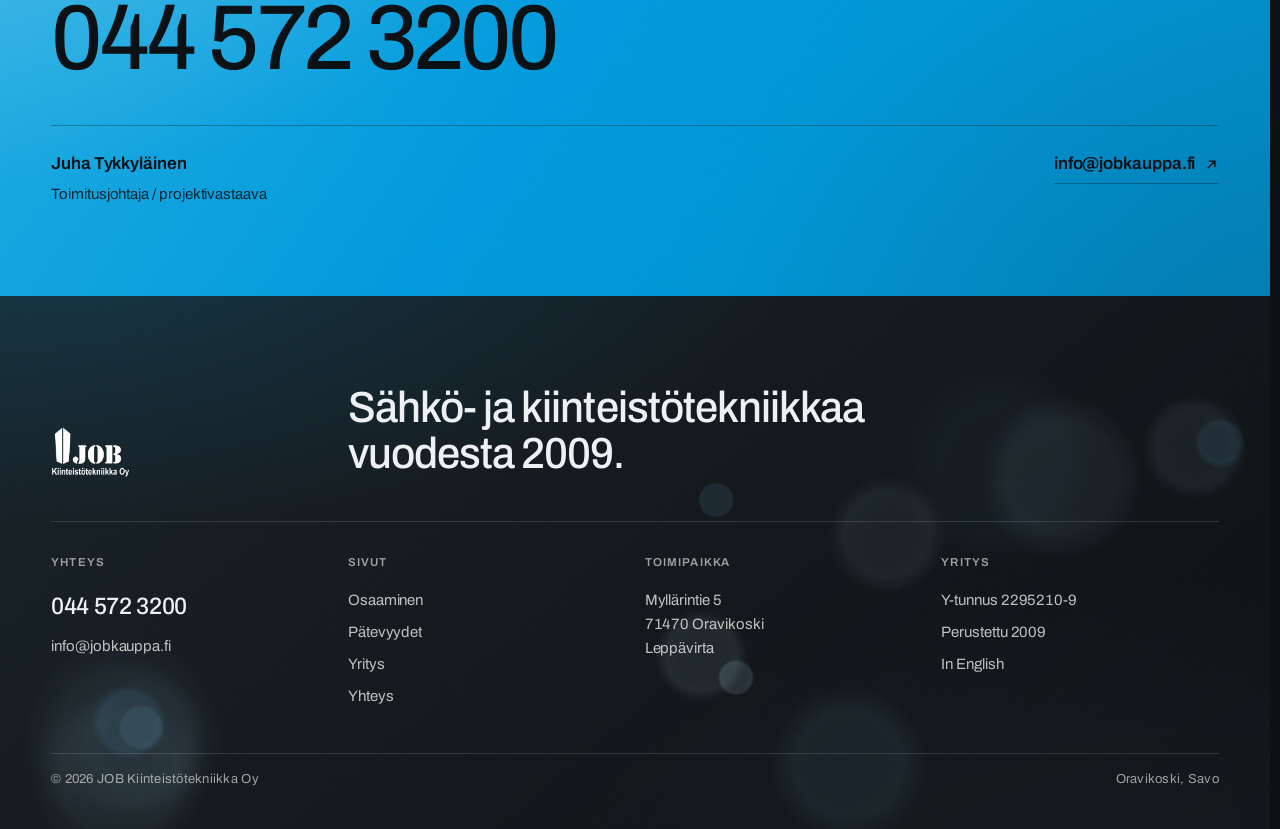
<file: patevyydet.dc.html>
<!DOCTYPE html>
<html lang="fi">
<head>
  <meta charset="utf-8">
  <meta name="viewport" content="width=device-width, initial-scale=1">
  <title>Pätevyydet ja toimittajatiedot — JOB Kiinteistötekniikka Oy</title>
  <meta name="description" content="JOB Kiinteistötekniikka Oy:n viranomaisluvat, pätevyys, tilaajavastuutiedot ja toimialajäsenyydet hankintaa ja toimittaja-arviointia varten.">
  <meta name="theme-color" content="#0d1114">
  <link rel="canonical" href="https://jobkauppa.fi/patevyydet/">
  <link rel="icon" href="assets/job-logo.png" type="image/png">
  <link rel="preconnect" href="https://fonts.googleapis.com">
  <link rel="preconnect" href="https://fonts.gstatic.com" crossorigin>
  <link href="https://fonts.googleapis.com/css2?family=Archivo:wdth,wght@88..112,400..700&display=swap" rel="stylesheet">
  <link rel="stylesheet" href="styles.css">
  <script>document.documentElement.classList.add("js");</script>
  <script src="site.js" defer></script>
</head>
<body>
  <a class="skip-link" href="#sisalto">Siirry sisältöön</a>

  <header class="site-header" data-compact="false">
    <div class="header__inner shell">
      <a class="brand" href="index.dc.html" aria-label="JOB Kiinteistötekniikka Oy, etusivu">
        <img src="assets/job-logo.png" alt="JOB Kiinteistötekniikka Oy" width="1076" height="678">
      </a>

      <button class="nav-toggle" type="button" aria-expanded="false" aria-controls="paavalikko" data-open-label="Valikko" data-close-label="Sulje">
        <span class="nav-toggle__label">Valikko</span>
        <span class="nav-toggle__mark" aria-hidden="true"></span>
      </button>

      <nav class="primary-nav" id="paavalikko" aria-label="Päävalikko" data-open="false">
        <a href="index.dc.html#osaaminen">Osaaminen</a>
        <a href="patevyydet.dc.html" aria-current="page">Pätevyydet</a>
        <a href="index.dc.html#yritys">Yritys</a>
        <a href="#yhteys">Yhteys</a>
      </nav>

      <a class="language-link" href="en.dc.html#compliance" lang="en" hreflang="en">EN</a>
    </div>
  </header>

  <main id="sisalto">
    <section class="page-hero" aria-labelledby="sivuotsikko">
      <div class="shell">
        <div class="page-hero__grid">
          <h1 id="sivuotsikko">Pätevyydet ja <span>toimittaja&shy;tiedot.</span></h1>
          <p class="page-hero__intro">JOB Kiinteistötekniikka Oy:n luvat, pätevyys, tilaajavastuutiedot ja jäsenyydet hankintaa sekä toimittaja-arviointia varten.</p>
        </div>
      </div>
    </section>

    <section class="supplier-strip" data-reveal aria-label="Yrityksen perustiedot">
      <div class="shell supplier-strip__grid">
        <div class="supplier-fact">
          <span>Toiminimi</span>
          <strong>JOB Kiinteistötekniikka Oy</strong>
        </div>
        <div class="supplier-fact">
          <span>Y-tunnus</span>
          <strong>2295210-9</strong>
        </div>
        <div class="supplier-fact">
          <span>Perustettu</span>
          <strong>2009</strong>
        </div>
        <div class="supplier-fact">
          <span>Toimipaikka</span>
          <strong>Myllärintie 5<br>71470 Oravikoski</strong>
        </div>
      </div>
    </section>

    <section class="section credentials" data-reveal aria-labelledby="luvat-otsikko">
      <div class="shell">
        <section class="credential-group">
          <div class="credential-group__head">
            <p class="section-label">Viranomaisluvat</p>
            <h2 id="luvat-otsikko">Rekisteröinnit ja elinkeinolupa</h2>
            <p>Työalat, joiden harjoittaminen perustuu viranomaisen rekisteröintiin tai lupaan.</p>
          </div>

          <article class="credential-row">
            <h3>Sähköurakointi</h3>
            <p class="credential-row__issuer">Tukes</p>
            <p class="credential-row__description">Tukes-rekisteröity sähköurakoitsija. Sähköasennukset ja urakointi Turvallisuus- ja kemikaaliviraston rekisteröinnin mukaisesti.</p>
          </article>
          <article class="credential-row">
            <h3>Paloilmoitintyöt</h3>
            <p class="credential-row__issuer">Tukes</p>
            <p class="credential-row__description">Paloilmoitinjärjestelmien urakointi Tukesin edellyttämällä tavalla.</p>
          </article>
          <article class="credential-row">
            <h3>Kylmälaiteasennus</h3>
            <p class="credential-row__issuer">Tukes</p>
            <p class="credential-row__description">Kylmälaiteasennukset ja lämpöpumpputyöt Tukesin asennusoikeuden mukaisesti.</p>
          </article>
          <article class="credential-row">
            <h3>Turvallisuusalan elinkeinolupa</h3>
            <p class="credential-row__issuer">Poliisihallitus</p>
            <p class="credential-row__description">Kameravalvonta- ja kulunvalvontajärjestelmien työt Poliisihallituksen elinkeinoluvan mukaisesti.</p>
          </article>
        </section>

        <section class="credential-group">
          <div class="credential-group__head">
            <p class="section-label">Pätevyys ja tilaajavastuu</p>
            <h2>Osaamisen ja yritystietojen todentaminen</h2>
            <p>Pätevyys ja kaupallinen raporttipalvelu esitetään erillään viranomaisluvista.</p>
          </div>

          <article class="credential-row">
            <h3>Telepätevyys</h3>
            <p class="credential-row__issuer">SETI Oy</p>
            <p class="credential-row__description">Tele- ja tietoverkkoasennukset SETI Oy:n myöntämän telepätevyyden mukaisesti.</p>
          </article>
          <article class="credential-row">
            <h3>Luotettava Kumppani</h3>
            <p class="credential-row__issuer">Tilaajavastuu.fi</p>
            <p class="credential-row__description">Tilaajavastuulain edellyttämät yritystiedot ovat saatavissa Luotettava Kumppani -raporttipalvelusta. Luotettava Kumppani on kaupallinen tilaajavastuutietojen raporttipalvelu, ei viranomaistodistus.</p>
          </article>
        </section>

        <section class="credential-group" aria-labelledby="jasenyydet-otsikko">
          <div class="credential-group__head">
            <p class="section-label">Toimialajäsenyydet</p>
            <h2 id="jasenyydet-otsikko">Ammatilliset verkostot</h2>
            <p>Jäsenyydet täydentävät viranomaislupia ja pätevyyksiä, mutta eivät korvaa niitä.</p>
          </div>

          <ul class="membership-list">
            <li><strong>STUL</strong><span>Sähkö- ja teleurakoitsijaliitto</span></li>
            <li><strong>SANT</strong><span>Sähköalan ja automaation työnantajaliitto</span></li>
            <li><strong>SULPU</strong><span>Suomen Lämpöpumppuyhdistys</span></li>
            <li><strong>Elektria</strong><span>Elektria-ketjun jäsenliike</span></li>
          </ul>
        </section>
      </div>
    </section>

    <section class="section document-note" data-reveal data-tone="inverse" aria-labelledby="asiakirjat-otsikko">
      <div class="shell document-note__layout">
        <p class="section-label section-label--light">Asiakirjat</p>
        <div class="document-note__content">
          <h2 id="asiakirjat-otsikko">Alkuperäiset asiakirjat toimitetaan pyydettäessä.</h2>
          <p>Sivulla ei esitetä lupanumeroita, voimassaoloaikoja tai ladattavia dokumentteja, joita ei ole vahvistettu lähdeaineistosta. Hankintaa varten tarvittavat ajantasaiset asiakirjat voi pyytää suoraan yhtiöltä.</p>
        </div>
        <div class="document-note__contact">
          <strong>Juha Tykkyläinen</strong>
          <a href="tel:+358445723200">044&nbsp;572&nbsp;3200</a>
          <a href="mailto:info@jobkauppa.fi">info@jobkauppa.fi</a>
        </div>
      </div>
    </section>

    <section class="contact-band" id="yhteys" data-reveal aria-labelledby="yhteys-otsikko">
      <div class="shell">
        <div class="contact-band__top">
          <p class="section-label">Lisätiedot</p>
          <h2 class="contact-band__heading" id="yhteys-otsikko">Toimittajatiedot suoraan vastuuhenkilöltä.</h2>
        </div>
        <a class="contact-band__phone contact-band__phone--aligned" href="tel:+358445723200" aria-label="Soita numeroon 044 572 3200">044&nbsp;572&nbsp;3200</a>
        <div class="contact-band__details">
          <div class="contact-person">
            <strong>Juha Tykkyläinen</strong>
            <span>Toimitusjohtaja / projektivastaava</span>
          </div>
          <a class="text-link text-link--on-blue contact-email" href="mailto:info@jobkauppa.fi">info@jobkauppa.fi</a>
        </div>
      </div>
    </section>
  </main>

  <footer class="site-footer" data-reveal>
    <canvas class="bokeh-field" data-strength="1.45" aria-hidden="true"></canvas>
    <div class="shell">
      <div class="footer__lead">
        <a class="footer__logo" href="index.dc.html" aria-label="JOB Kiinteistötekniikka Oy, etusivu">
          <img src="assets/job-logo.png" alt="" width="1076" height="678">
        </a>
        <p class="footer__statement">Sähkö- ja kiinteistö&shy;tekniikkaa vuodesta 2009.</p>
      </div>

      <div class="footer__index">
        <section class="footer__group">
          <p class="footer__group-title">Yhteys</p>
          <a class="footer__line footer__line--lead" href="tel:+358445723200">044&nbsp;572&nbsp;3200</a>
          <a class="footer__line" href="mailto:info@jobkauppa.fi">info@jobkauppa.fi</a>
        </section>

        <nav class="footer__group" aria-label="Alatunnisteen linkit">
          <p class="footer__group-title">Sivut</p>
          <a class="footer__line" href="index.dc.html#osaaminen">Osaaminen</a>
          <a class="footer__line" href="patevyydet.dc.html">Pätevyydet</a>
          <a class="footer__line" href="index.dc.html#yritys">Yritys</a>
          <a class="footer__line" href="#yhteys">Yhteys</a>
        </nav>

        <section class="footer__group">
          <p class="footer__group-title">Toimipaikka</p>
          <address class="footer__line">Myllärintie 5<br>71470 Oravikoski<br>Leppävirta</address>
        </section>

        <section class="footer__group">
          <p class="footer__group-title">Yritys</p>
          <p class="footer__line">Y-tunnus 2295210-9</p>
          <p class="footer__line">Perustettu 2009</p>
          <a class="footer__line" href="en.dc.html#compliance" lang="en" hreflang="en">In English</a>
        </section>
      </div>

      <div class="footer__base">
        <span>© <span data-year>2026</span> JOB Kiinteistötekniikka Oy</span>
        <span>Oravikoski, Savo</span>
      </div>
    </div>
  </footer>
</body>
</html>
</file>
<file: styles.css>
@charset "UTF-8";

/* =============================================================
   JOB Kiinteistötekniikka Oy
   Editorial system — surfaces, rhythm, type, motion
   ============================================================= */

:root {
  color-scheme: dark;

  /* --- Brand -------------------------------------------------
     --accent reads on the dark canvas (5.9:1) but not on the light
     inverted slabs (2.7:1) — those take --accent-deep. */
  --accent: #009add;
  --accent-deep: #0079b3;
  --accent-dark: #005c8a;
  --cyan-high: #24afe2;
  --cyan-low: #008fc9;

  /* --- Surfaces ----------------------------------------------
     The page is dark. --inverse is the opposite of the canvas: it
     is both the primary text colour on canvas and the surface of
     the light slabs that punctuate it, which is why one token
     serves as foreground and background without conflict. */
  --canvas: #0d1114;
  --canvas-raised: #12181c;
  --canvas-alt: #171e22;
  --inverse: #eef1f3;
  --slab: #1b242a;
  --fg-soft: rgba(242, 241, 236, 0.78);
  --fg-muted: rgba(242, 241, 236, 0.63);
  --on-inverse: #f2f5f6;
  --on-inverse-soft: rgba(242, 245, 246, 0.78);
  --on-inverse-faint: rgba(242, 245, 246, 0.64);
  --on-blue: #0b1115;
  --on-blue-soft: color-mix(in srgb, var(--on-blue) 84%, var(--accent));

  /* --- Hairlines -------------------------------------------- */
  --rule: rgba(242, 241, 236, 0.14);
  --rule-strong: rgba(242, 241, 236, 0.32);
  --rule-inverse: rgba(242, 245, 246, 0.16);
  --rule-inverse-strong: rgba(242, 245, 246, 0.38);
  --rule-on-blue: rgba(11, 17, 21, 0.3);

  /* --- Space — 4px base ------------------------------------- */
  --sp-1: 0.25rem;
  --sp-2: 0.5rem;
  --sp-3: 0.75rem;
  --sp-4: 1rem;
  --sp-5: 1.5rem;
  --sp-6: 2rem;
  --sp-7: 2.5rem;
  --sp-8: 3rem;
  --sp-9: 4rem;
  --sp-10: 5rem;
  --sp-11: 6rem;
  --sp-12: 8rem;

  /* --- Section rhythm — three deliberate tiers, not one ------
     Spread far enough apart to be told apart at a glance: md binds
     a head to its content and clusters sections inside a movement,
     lg opens a chapter, xl is the grand pause before a moment. */
  --section-xl: clamp(7rem, 11vw, 11rem);
  --section-lg: clamp(4.5rem, 7vw, 7rem);
  --section-md: clamp(2.5rem, 3.5vw, 3.5rem);

  /* --- Measure ---------------------------------------------- */
  --shell: 84rem;
  --gutter: clamp(1.5rem, 4vw, 3.5rem);
  --grid-gap: clamp(1rem, 1.5vw, 1.75rem);
  --measure: 62ch;
  --header-height: 5.5rem;

  /* --- Type -------------------------------------------------- */
  --font: "Archivo", "Helvetica Neue", Helvetica, Arial, sans-serif;
  --vf-display: "wdth" 95, "wght" 500;
  --vf-display-soft: "wdth" 97, "wght" 450;

  --t-display: clamp(2.9rem, 6.1vw, 5.75rem);
  --t-xl: clamp(2.3rem, 4.5vw, 4.15rem);
  --t-lg: clamp(1.8rem, 3vw, 2.7rem);
  --t-md: clamp(1.3rem, 1.85vw, 1.65rem);
  --t-lede: clamp(1.2rem, 1.65vw, 1.6rem);
  --t-body: clamp(1rem, 0.96rem + 0.18vw, 1.075rem);
  --t-sm: 0.9375rem;
  --t-xs: 0.8125rem;
  --t-label: 0.71875rem;

  --track-display: -0.035em;
  --track-xl: -0.03em;
  --track-lg: -0.022em;
  --track-md: -0.015em;
  --track-label: 0.1em;

  /* --- Motion ------------------------------------------------ */
  --ease-out: cubic-bezier(0.16, 1, 0.3, 1);
  --ease-inout: cubic-bezier(0.65, 0, 0.35, 1);
  --dur-fast: 140ms;
  --dur: 260ms;
  --dur-slow: 460ms;
  --dur-focal: 780ms;
  /* A tone flip swaps the glass and its foreground at once, so the
     two necessarily cross. Kept short: the crossing is the only
     moment the navigation is unreadable, and its length is the cost. */
  --dur-tone: 110ms;
  --dur-rule: 900ms;

  /* --- Drawn icons — one stroke language throughout ---------- */
  --icon-arrow-ne: url("data:image/svg+xml,%3Csvg xmlns='http://www.w3.org/2000/svg' viewBox='0 0 16 16' fill='none' stroke='%23000' stroke-width='1.6' stroke-linecap='round' stroke-linejoin='round'%3E%3Cpath d='M4.6 11.4 11.4 4.6'/%3E%3Cpath d='M5.9 4.6h5.5v5.5'/%3E%3C/svg%3E");
  --icon-arrow-e: url("data:image/svg+xml,%3Csvg xmlns='http://www.w3.org/2000/svg' viewBox='0 0 16 16' fill='none' stroke='%23000' stroke-width='1.6' stroke-linecap='round' stroke-linejoin='round'%3E%3Cpath d='M3 8h10'/%3E%3Cpath d='M8.9 3.9 13 8l-4.1 4.1'/%3E%3C/svg%3E");

  /* --- Material --------------------------------------------- */
  --grain: url("data:image/svg+xml,%3Csvg xmlns='http://www.w3.org/2000/svg' width='180' height='180'%3E%3Cfilter id='n'%3E%3CfeTurbulence type='fractalNoise' baseFrequency='0.8' numOctaves='3' stitchTiles='stitch'/%3E%3C/filter%3E%3Crect width='180' height='180' filter='url(%23n)'/%3E%3C/svg%3E");
  --accent-line-x: linear-gradient(90deg, var(--accent-dark), var(--cyan-high) 52%, var(--cyan-low));
  --accent-line-y: linear-gradient(180deg, var(--accent-dark), var(--cyan-high) 52%, var(--cyan-low));
}

/* =============================================================
   Base
   ============================================================= */

*,
*::before,
*::after {
  box-sizing: border-box;
}

html {
  scroll-behavior: smooth;
  scroll-padding-top: calc(var(--header-height) + var(--sp-5));
  /* Locking the body when the menu opens must not widen the page. */
  scrollbar-gutter: stable;
}

body {
  margin: 0;
  overflow-x: clip;
  background: var(--canvas);
  color: var(--inverse);
  font-family: var(--font);
  font-size: var(--t-body);
  font-weight: 400;
  letter-spacing: -0.004em;
  line-height: 1.6;
  -webkit-font-smoothing: antialiased;
  -moz-osx-font-smoothing: grayscale;
  text-rendering: optimizeLegibility;
}

body.nav-open {
  overflow: hidden;
}

h1,
h2,
h3 {
  text-wrap: balance;
}

p,
li {
  text-wrap: pretty;
}

img {
  display: block;
  max-width: 100%;
}

a {
  color: inherit;
  text-decoration: none;
}

button,
input,
textarea,
select {
  color: inherit;
  font: inherit;
}

button {
  border: 0;
}

address {
  font-style: normal;
}

/* --- Browser surfaces — nothing ships with a default --------- */

::selection {
  background: var(--accent);
  color: var(--on-blue);
}

html {
  caret-color: var(--accent);
  scroll-behavior: smooth;
  scrollbar-color: rgba(242, 241, 236, 0.24) transparent;
  scrollbar-width: thin;
}

/* An anchored section used to arrive underneath the sticky header,
   so the reader landed on a heading they could not see. It now stops
   with the header's own band of air above it. */
main[id],
section[id] {
  scroll-margin-top: calc(var(--header-height) + var(--sp-5));
}

::-webkit-scrollbar {
  width: 11px;
  height: 11px;
}

::-webkit-scrollbar-track {
  background: transparent;
}

::-webkit-scrollbar-thumb {
  background: rgba(242, 241, 236, 0.2);
  border: 3px solid var(--canvas);
  border-radius: 99px;
}

::-webkit-scrollbar-thumb:hover {
  background: rgba(242, 241, 236, 0.34);
}

:focus-visible {
  outline: 2px solid var(--accent);
  outline-offset: 3px;
  border-radius: 1px;
}

.services :focus-visible,
.compliance :focus-visible,
.document-note :focus-visible {
  outline-color: var(--accent-deep);
}

.contact-band :focus-visible {
  outline-color: var(--on-blue);
}

.skip-link {
  position: fixed;
  top: var(--sp-3);
  left: var(--sp-3);
  z-index: 999;
  padding: var(--sp-3) var(--sp-4);
  background: var(--inverse);
  color: var(--on-inverse);
  font-size: var(--t-xs);
  font-weight: 600;
  letter-spacing: 0.02em;
  transform: translateY(-180%);
  transition: transform var(--dur) var(--ease-out);
}

.skip-link:focus {
  transform: translateY(0);
}

/* =============================================================
   Layout primitives
   ============================================================= */

.shell {
  position: relative;
  z-index: 1;
  width: 100%;
  max-width: var(--shell);
  margin-inline: auto;
  padding-inline: var(--gutter);
}

.section {
  padding-block: var(--section-lg);
}

/* -------------------------------------------------------------
   Surface light

   Every section uses the same three-layer light model. Individual
   surfaces only change the light, warmth, depth and their origins;
   the gradient construction itself lives in one place.
   ------------------------------------------------------------- */

main > section,
.site-footer {
  position: relative;
  isolation: isolate;

  --surface-light: rgba(0, 154, 221, 0.2);
  --surface-light-at: 8% -12%;
  --surface-warm: rgba(120, 195, 220, 0.07);
  --surface-warm-at: 94% 112%;
  --surface-depth: linear-gradient(132deg, rgba(96, 190, 230, 0.07), transparent 46%, rgba(0, 0, 0, 0.3));
  --surface-grain-opacity: 0.032;
}

main > section::before,
main > section::after,
.site-footer::before,
.site-footer::after {
  position: absolute;
  inset: 0;
  z-index: 0;
  content: "";
  pointer-events: none;
}

main > section::before,
.site-footer::before {
  background:
    radial-gradient(92% 82% at var(--surface-light-at), var(--surface-light), transparent 64%),
    radial-gradient(76% 88% at var(--surface-warm-at), var(--surface-warm), transparent 68%),
    var(--surface-depth);
}

main > section::after,
.site-footer::after {
  background-image: var(--grain);
  background-size: 180px 180px;
  opacity: var(--surface-grain-opacity);
}

/* The signature opening carries the deepest range on the page. */
.hero,
.page-hero {
  --surface-light: rgba(0, 154, 221, 0.3);
  --surface-light-at: 3% -8%;
  --surface-warm: rgba(130, 200, 225, 0.09);
  --surface-warm-at: 92% 108%;
  --surface-depth: linear-gradient(128deg, rgba(110, 205, 240, 0.1), transparent 44%, rgba(0, 0, 0, 0.34));
}

/* The paper slabs.

   Everything the surface needs — the slab colour, its three
   foreground steps, its hairlines and its light — is scoped to this
   one group, so moving a section on or off paper means adding it to
   this selector and nothing else. */
.services,
.compliance,
.document-note {
  --slab: #e7eef3;
  --on-inverse: #12171a;
  --on-inverse-soft: rgba(18, 23, 26, 0.72);
  --on-inverse-faint: rgba(18, 23, 26, 0.66);
  --rule-inverse: rgba(12, 42, 58, 0.16);
  --rule-inverse-strong: rgba(12, 42, 58, 0.36);

  --surface-light: rgba(0, 154, 221, 0.26);
  --surface-light-at: 6% -10%;
  --surface-warm: rgba(0, 92, 138, 0.13);
  --surface-warm-at: 96% 112%;
  --surface-depth: linear-gradient(146deg, #f7fbfd 0%, #e4edf3 44%, #c4d8e4 100%);
  --surface-grain-opacity: 0.022;
}

.compliance {
  --surface-light-at: 92% -10%;
  --surface-warm-at: 6% 108%;
}

/* The close: the deepest carbon on the page, landing after the blue. */
.site-footer {
  --surface-light: rgba(0, 154, 221, 0.16);
  --surface-light-at: 6% -10%;
  --surface-warm: rgba(120, 195, 220, 0.05);
  --surface-depth: linear-gradient(140deg, rgba(96, 190, 230, 0.06), transparent 44%, rgba(0, 0, 0, 0.38));
}

/* Raised and alt surfaces turn the light to keep the page moving. */
.capabilities,
.location,
.credentials {
  --surface-light: rgba(0, 154, 221, 0.15);
  --surface-light-at: 94% -14%;
  --surface-warm-at: 4% 108%;
  --surface-depth: linear-gradient(138deg, rgba(96, 190, 230, 0.06), transparent 46%, rgba(0, 0, 0, 0.24));
}

.audiences,
.supplier-strip {
  --surface-light: rgba(0, 154, 221, 0.16);
  --surface-light-at: 12% -12%;
  --surface-warm: rgba(120, 195, 220, 0.06);
  --surface-depth: linear-gradient(142deg, rgba(96, 190, 230, 0.05), transparent 45%, rgba(0, 0, 0, 0.22));
}

.demanding,
.company-note {
  --surface-light: rgba(0, 154, 221, 0.11);
  --surface-warm: rgba(120, 195, 220, 0.05);
  --surface-depth: linear-gradient(130deg, rgba(96, 190, 230, 0.05), transparent 52%, rgba(0, 0, 0, 0.26));
}

/* Brand blue is luminous at the entry point and deep at the close. */
.contact-band {
  --surface-grain-opacity: 0.025;
}

.contact-band::before {
  background:
    radial-gradient(90% 150% at 0% 0%, rgba(255, 255, 255, 0.28), transparent 54%),
    radial-gradient(72% 120% at 100% 110%, rgba(0, 58, 92, 0.24), transparent 62%),
    linear-gradient(125deg, var(--cyan-high) 0%, var(--accent) 48%, var(--cyan-low) 100%);
}

/* -------------------------------------------------------------
   Photographic frame

   Site photography is documentary — phone-shot, bright, saturated.
   The frame grades it into the page's own world instead of leaving
   it as a snapshot dropped into a layout: saturation pulled back,
   brand blue settled into the shadows, highlights left clean, a
   vignette to hold the eye, and the same grain the surfaces carry
   so image and page share one material.
   ------------------------------------------------------------- */

.figure-frame {
  position: relative;
  isolation: isolate;
  height: 100%;
  overflow: hidden;
}

.figure-frame img {
  filter: saturate(0.9) contrast(1.045);
  transform-origin: center;
}

.figure-frame::before,
.figure-frame::after {
  position: absolute;
  inset: 0;
  z-index: 1;
  content: "";
  pointer-events: none;
}

/* The photograph receives the same cyan light and warm reflection as
   the page, then settles gently into ink at the far edge. */
.figure-frame::before {
  background:
    radial-gradient(74% 68% at 8% 0%, rgba(86, 205, 244, 0.2), transparent 60%),
    radial-gradient(52% 58% at 92% 10%, rgba(255, 235, 201, 0.1), transparent 64%),
    linear-gradient(155deg, rgba(0, 124, 180, 0.035) 24%, rgba(7, 24, 33, 0.16) 72%, rgba(4, 16, 24, 0.3) 100%);
}

.figure-frame::after {
  background-image: var(--grain);
  background-size: 180px 180px;
  opacity: 0.035;
}

/* =============================================================
   Type roles
   ============================================================= */

.section-label {
  margin: 0;
  color: var(--fg-muted);
  font-size: var(--t-label);
  font-weight: 600;
  letter-spacing: var(--track-label);
  line-height: 1.3;
  text-transform: uppercase;
}

.section-label--light {
  color: var(--on-inverse-faint);
}

.section-heading {
  margin: 0;
  max-width: 15ch;
  font-size: var(--t-xl);
  font-weight: 500;
  font-variation-settings: var(--vf-display);
  letter-spacing: var(--track-xl);
  line-height: 1;
}

.section-heading--wide {
  max-width: 21ch;
}

.lede {
  margin: 0;
  max-width: 34rem;
  font-size: var(--t-lede);
  font-weight: 450;
  font-variation-settings: var(--vf-display-soft);
  letter-spacing: -0.018em;
  line-height: 1.32;
}

.body-copy {
  margin: 0;
  max-width: var(--measure);
  color: var(--fg-soft);
  font-size: var(--t-body);
  line-height: 1.68;
}

/* --- Section head: a ruled register entry, not a floating eyebrow */

.services__intro,
.editorial-head,
.audiences__head,
.demanding__head,
.compliance__head,
.contact-band__top,
.credential-group__head,
.document-note__layout {
  display: grid;
  grid-template-columns: repeat(12, minmax(0, 1fr));
  gap: var(--grid-gap);
  position: relative;
  padding-top: var(--sp-5);
}

.services__intro::before,
.editorial-head::before,
.audiences__head::before,
.demanding__head::before,
.compliance__head::before,
.contact-band__top::before,
.credential-group__head::before,
.document-note__layout::before {
  position: absolute;
  inset: 0 0 auto;
  height: 1px;
  background: var(--rule);
  content: "";
  transform: scaleX(0);
  transform-origin: left;
  transition: transform var(--dur-rule) var(--ease-out);
}

.services__intro::before,
.compliance__head::before,
.document-note__layout::before {
  background: var(--rule-inverse-strong);
}

.contact-band__top::before {
  background: var(--rule-on-blue);
}

/* --- Links --------------------------------------------------- */

.text-link {
  position: relative;
  display: inline-flex;
  align-items: center;
  gap: 0.55rem;
  padding-block: var(--sp-1) var(--sp-2);
  border-bottom: 1px solid color-mix(in srgb, currentColor 32%, transparent);
  font-size: var(--t-sm);
  font-weight: 600;
  letter-spacing: -0.005em;
  line-height: 1.2;
  transition: border-color var(--dur) var(--ease-out), color var(--dur) var(--ease-out),
    transform var(--dur-fast) var(--ease-out);
}

/* The underline used to change colour in place. It is the same line
   at the same weight when it settles, but it now arrives — drawn
   from the side the pointer came in on, over the rule already
   there. */
.text-link::before {
  position: absolute;
  inset: auto 0 -1px;
  height: 1px;
  background: currentColor;
  content: "";
  transform: scaleX(0);
  transform-origin: var(--rule-origin-x, 0%) center;
  transition: transform var(--dur) var(--ease-out);
}

.text-link::after {
  width: 0.85em;
  height: 0.85em;
  background-color: var(--accent);
  content: "";
  -webkit-mask: var(--icon-arrow-ne) center / contain no-repeat;
  mask: var(--icon-arrow-ne) center / contain no-repeat;
  transition: transform var(--dur) var(--ease-out), background-color var(--dur) var(--ease-out);
}

.text-link--forward::after {
  -webkit-mask-image: var(--icon-arrow-e);
  mask-image: var(--icon-arrow-e);
}

.text-link:hover::before,
.text-link:focus-visible::before {
  transform: scaleX(1);
}

.text-link:hover::after,
.text-link:focus-visible::after {
  transform: translate(0.2em, -0.2em);
}

.text-link--forward:hover::after,
.text-link--forward:focus-visible::after {
  transform: translateX(0.3em);
}

.compliance .text-link::after,
.document-note .text-link::after {
  background-color: var(--accent-deep);
}

.text-link--on-blue::after {
  background-color: var(--on-blue);
}

/* =============================================================
   Header
   ============================================================= */

/* The height is constant. A sticky header is in flow, so animating it
   would shift every following section by that difference at the scroll
   threshold; the mark scales by transform instead. */
.site-header {
  position: sticky;
  top: 0;
  z-index: 100;
  height: var(--header-height);
  box-shadow: 0 1px 0 transparent;
  transition: box-shadow var(--dur-slow) var(--ease-out);

  --glass-start: color-mix(in srgb, #16303c 82%, transparent);
  --glass-middle: color-mix(in srgb, var(--canvas) 76%, transparent);
  --glass-end: color-mix(in srgb, #071015 82%, transparent);
}

/* Glass. The blur lives on a pseudo-element, never on .site-header
   itself: backdrop-filter would make the header a containing block
   and break the fixed mobile menu panel inside it.

   72% is the floor, not a taste call. The header crosses light and
   dark sections, and while a boundary sits inside the band the tint
   has to carry its own foreground either way; below 72% the nav
   drops under 4.5:1 against whatever is passing behind. */
.site-header::before {
  position: absolute;
  inset: 0;
  z-index: -1;
  background: linear-gradient(112deg, var(--glass-start), var(--glass-middle) 52%, var(--glass-end));
  box-shadow: inset 0 -1px 0 rgba(242, 241, 236, 0.14);
  content: "";
  -webkit-backdrop-filter: blur(20px) saturate(1.35);
  backdrop-filter: blur(20px) saturate(1.35);
  transition: background-color var(--dur-tone) linear,
    box-shadow var(--dur-tone) linear;
}

/* Read position, drawn on the header rule. */
.site-header::after {
  position: absolute;
  inset: auto 0 -1px;
  height: 2px;
  background: var(--accent-line-x);
  content: "";
  transform: scaleX(var(--scroll-progress, 0));
  transform-origin: left;
  opacity: 0;
  transition: opacity var(--dur-slow) var(--ease-out);
}

.site-header[data-compact="true"] {
  box-shadow: 0 1px 0 var(--rule);
}

.site-header[data-compact="true"]::before {
  --glass-start: color-mix(in srgb, #16303c 92%, transparent);
  --glass-middle: color-mix(in srgb, var(--canvas) 88%, transparent);
  --glass-end: color-mix(in srgb, #071015 92%, transparent);
}

.site-header[data-compact="true"]::after {
  opacity: 1;
}

/* --- Adaptive tone ------------------------------------------
   The page carries both paper and canvas surfaces, so the glass has
   to answer to whichever is passing behind it. JS reports the tone;
   the glass, the mark and the navigation flip together. */

.site-header[data-tone="inverse"] {
  box-shadow: 0 1px 0 var(--rule-inverse);
}

.site-header[data-tone="inverse"]::before {
  --glass-start: color-mix(in srgb, #f7fbfd 88%, transparent);
  --glass-middle: color-mix(in srgb, #e7eef3 74%, transparent);
  --glass-end: color-mix(in srgb, #cfe2ec 78%, transparent);
  box-shadow: inset 0 -1px 0 rgba(255, 255, 255, 0.5);
}

.site-header[data-tone="inverse"][data-compact="true"]::before {
  --glass-start: color-mix(in srgb, #f7fbfd 94%, transparent);
  --glass-middle: color-mix(in srgb, #e7eef3 86%, transparent);
  --glass-end: color-mix(in srgb, #cfe2ec 88%, transparent);
}

/* Same function list at both ends so the mark interpolates. */
.site-header[data-tone="inverse"] .brand img {
  filter: brightness(0) invert(0);
}

.site-header[data-tone="inverse"] .primary-nav a {
  color: rgba(18, 23, 26, 0.72);
}

.site-header[data-tone="inverse"] .primary-nav a:hover,
.site-header[data-tone="inverse"] .primary-nav a:focus-visible,
.site-header[data-tone="inverse"] .primary-nav a[aria-current],
.site-header[data-tone="inverse"] .nav-toggle {
  color: #12171a;
}

.site-header[data-tone="inverse"] .language-link {
  border-color: rgba(12, 42, 58, 0.36);
  color: rgba(18, 23, 26, 0.72);
}

.site-header[data-tone="inverse"] .language-link:hover,
.site-header[data-tone="inverse"] .language-link:focus-visible {
  border-color: #12171a;
  color: #12171a;
}

.site-header[data-tone="inverse"] :focus-visible {
  outline-color: var(--accent-deep);
}

/* The open menu panel is opaque canvas, so the header reads as canvas
   for the duration regardless of what it was over. */
.site-header[data-nav-open="true"]::before {
  background: var(--canvas);
  box-shadow: none;
  -webkit-backdrop-filter: none;
  backdrop-filter: none;
}

.site-header[data-nav-open="true"] .brand img {
  filter: brightness(0) invert(1);
}

.site-header[data-nav-open="true"] .primary-nav a,
.site-header[data-nav-open="true"] .nav-toggle {
  color: var(--inverse);
}

.site-header[data-nav-open="true"] .language-link {
  border-color: var(--rule);
  color: var(--fg-muted);
}

.header__inner {
  display: flex;
  align-items: center;
  height: 100%;
}

.brand {
  position: relative;
  z-index: 102;
  flex: 0 0 auto;
}

/* The mark ships as a blue PNG with a real alpha channel, so it is
   driven to white without a second asset: brightness(0) collapses
   every opaque pixel to black, leaving alpha alone, and invert
   carries it to white. */
.brand img {
  display: block;
  width: auto;
  height: 3.15rem;
  filter: brightness(0) invert(1);
  transform-origin: left center;
  transition: transform var(--dur-slow) var(--ease-out),
    filter var(--dur-tone) linear;
}

.site-header[data-compact="true"] .brand img {
  transform: scale(0.84);
}

.primary-nav {
  order: 1;
  display: flex;
  align-items: center;
  gap: clamp(1.5rem, 2.2vw, 2.75rem);
  margin-left: auto;
}

.primary-nav a {
  position: relative;
  padding-block: var(--sp-4);
  color: var(--fg-soft);
  font-size: var(--t-xs);
  font-weight: 600;
  letter-spacing: 0.015em;
  transition: color var(--dur-tone) linear;
}

.primary-nav a:hover,
.primary-nav a:focus-visible,
.primary-nav a[aria-current] {
  color: var(--inverse);
}

/* The rule opens under the cursor and closes toward wherever the
   cursor left; --rule-origin-x is written by site.js on both
   crossings. Without it the mark still resolves against the right
   edge it always used. */
.primary-nav a::after {
  position: absolute;
  right: 0;
  bottom: 0.75rem;
  left: 0;
  height: 1px;
  background: currentColor;
  content: "";
  transform: scaleX(0);
  transform-origin: var(--rule-origin-x, 100%) center;
  transition: transform var(--dur) var(--ease-out);
}

.primary-nav a:hover::after,
.primary-nav a:focus-visible::after,
.primary-nav a[aria-current]::after {
  transform: scaleX(1);
}

/* Read position, not hover: the mark on the section being read is
   drawn from the start of the label, so a pointer passing over a
   neighbour cannot be mistaken for it. */
.primary-nav a[aria-current]::after {
  transform-origin: left;
}

/* Outside .primary-nav on purpose: the panel is hidden until the
   menu opens, so anything inside it is unreachable on a phone. The
   language switch has to stay in the bar at every width. */
.language-link {
  position: relative;
  z-index: 102;
  order: 2;
  display: inline-flex;
  align-items: center;
  min-height: 2rem;
  margin-left: var(--sp-5);
  padding-inline: 0.7rem;
  border: 1px solid var(--rule);
  border-radius: 2px;
  color: var(--fg-muted);
  font-size: 0.6875rem;
  font-weight: 600;
  letter-spacing: 0.08em;
  transition: border-color var(--dur) var(--ease-out), color var(--dur) var(--ease-out),
    transform var(--dur-fast) var(--ease-out);
}

.language-link:hover,
.language-link:focus-visible {
  border-color: var(--rule-strong);
  color: var(--inverse);
}

.nav-toggle {
  position: relative;
  z-index: 102;
  order: 3;
  display: none;
  align-items: center;
  gap: 0.65rem;
  margin-left: auto;
  padding: var(--sp-3) 0;
  background: transparent;
  cursor: pointer;
  font-size: var(--t-xs);
  font-weight: 600;
  letter-spacing: 0.05em;
  text-transform: uppercase;
}

/* The label swaps between two words of different length on every
   toggle (Valikko/Sulje, Menu/Close). Without a reserved width the
   button resizes and the whole header bar reflows mid-tap. */
.nav-toggle__label {
  display: inline-block;
  min-width: 5.4em;
  text-align: right;
}

.nav-toggle__mark {
  position: relative;
  width: 1.35rem;
  height: 0.75rem;
}

.nav-toggle__mark::before,
.nav-toggle__mark::after {
  position: absolute;
  left: 0;
  width: 100%;
  height: 1.5px;
  background: currentColor;
  content: "";
  transition: transform var(--dur) var(--ease-out), top var(--dur) var(--ease-out);
}

.nav-toggle__mark::before {
  top: 0;
}

.nav-toggle__mark::after {
  top: calc(100% - 1.5px);
}

.nav-toggle[aria-expanded="true"] .nav-toggle__mark::before {
  top: calc(50% - 0.75px);
  transform: rotate(45deg);
}

.nav-toggle[aria-expanded="true"] .nav-toggle__mark::after {
  top: calc(50% - 0.75px);
  transform: rotate(-45deg);
}

/* =============================================================
   Hero — the authored moment
   ============================================================= */

/* One screen at most, and never so tall that the void stops reading
   as composition. The dark band below stays visible as the invitation
   to scroll. */
.hero,
.hero__inner {
  min-height: min(calc(100svh - var(--header-height)), 46rem);
}

.hero {
  background: var(--canvas);
}

/* Out-of-focus lights behind a dark surface — the hero and the
   footer each carry one. The canvas only ever adds light in the
   surface's own cyan range, and screen blending can never darken,
   so the surface keeps its colour; the grain layer above it keeps
   the lights sitting in the surface instead of on it. */
.bokeh-field {
  position: absolute;
  inset: 0;
  z-index: 0;
  width: 100%;
  height: 100%;
  pointer-events: none;
  mix-blend-mode: screen;
}

.hero__inner {
  display: flex;
  flex-direction: column;
}

/* A masthead rule, not a kicker: it opens the whole composition and
   frames the void above the headline against the facts rule below. */
.hero__masthead {
  position: relative;
  display: flex;
  justify-content: space-between;
  gap: var(--sp-5);
  margin: 0;
  padding-top: var(--sp-4);
  color: var(--fg-muted);
  font-size: var(--t-label);
  font-weight: 600;
  letter-spacing: var(--track-label);
  line-height: 1.4;
  text-transform: uppercase;
}

.hero__masthead::before {
  position: absolute;
  inset: 0 0 auto;
  height: 1px;
  background: var(--rule);
  content: "";
  transform: scaleX(0);
  transform-origin: left;
}

html:not(.js) .hero__masthead::before {
  transform: scaleX(1);
}

.hero__body {
  display: grid;
  flex: 1;
  grid-template-columns: repeat(12, minmax(0, 1fr));
  gap: var(--grid-gap);
  align-items: end;
  padding-block: clamp(3rem, 7vh, 5rem) clamp(3.5rem, 8vh, 6rem);
}

.hero__content {
  grid-column: 1 / 10;
}

.hero__headline {
  margin: 0 0 0 -0.04em;
  font-size: var(--t-display);
  font-weight: 500;
  font-variation-settings: var(--vf-display);
  letter-spacing: var(--track-display);
  line-height: 0.92;
}

.hero__line {
  display: block;
}

.hero__line > span {
  display: block;
}

.hero__line + .hero__line {
  margin-left: clamp(1.5rem, 6vw, 6.5rem);
}

.hero__aside {
  grid-column: 10 / 13;
  align-self: end;
  padding-bottom: 0.35rem;
}

.hero__statement {
  margin: 0;
  max-width: 11ch;
  font-size: clamp(1.35rem, 1.85vw, 1.8rem);
  font-weight: 500;
  font-variation-settings: var(--vf-display);
  letter-spacing: -0.028em;
  line-height: 1.08;
}

.hero__aside p:last-child {
  max-width: 21rem;
  margin: var(--sp-5) 0 0;
  color: var(--fg-muted);
  font-size: var(--t-sm);
  line-height: 1.6;
}

.hero__facts {
  position: relative;
  display: grid;
  grid-template-columns: 6fr 3fr 3fr;
  padding-top: var(--sp-6);
}

.hero__facts::before {
  position: absolute;
  inset: 0 0 auto;
  height: 1px;
  background: var(--rule-strong);
  content: "";
  transform: scaleX(0);
  transform-origin: left;
}

.hero__fact {
  position: relative;
  min-height: 6.5rem;
  padding: 0 clamp(1.25rem, 3vw, 3.25rem) var(--sp-7) 0;
}

.hero__fact + .hero__fact {
  padding-left: clamp(1.25rem, 3vw, 3.25rem);
}

.hero__fact + .hero__fact::before {
  position: absolute;
  inset: 0 auto var(--sp-5) 0;
  width: 1px;
  background: var(--rule);
  content: "";
}

.hero__fact strong,
.hero__fact span {
  display: block;
}

.hero__fact strong {
  font-size: var(--t-sm);
  font-weight: 600;
  letter-spacing: -0.006em;
  line-height: 1.4;
}

.hero__fact span {
  margin-top: var(--sp-2);
  color: var(--fg-muted);
  font-size: var(--t-xs);
  line-height: 1.5;
}

/* =============================================================
   Services — dark slab
   ============================================================= */

.services {
  padding-block: var(--section-lg) var(--section-md);
  background: var(--slab);
  color: var(--on-inverse);
}

.services__intro .section-label {
  grid-column: 1 / 3;
}

.services__intro .lede {
  grid-column: 3 / 9;
  color: var(--on-inverse);
}

.services__composition {
  display: grid;
  grid-template-columns: 7fr 5fr;
  margin-top: var(--section-md);
  border-top: 1px solid var(--rule-inverse);
  border-bottom: 1px solid var(--rule-inverse);
}

/* The same pinned-void figure the audiences primary uses: display
   word at the top, supporting copy pinned to the bottom rule the
   stack also ends on. The void between them is framed on all four
   sides, so it reads as the pause it is. */
.service-primary {
  display: flex;
  flex-direction: column;
  padding: var(--sp-9) clamp(2rem, 4vw, 4rem) var(--sp-7) 0;
}

.service-primary h2 {
  margin: 0;
  max-width: 10ch;
  font-size: clamp(2.6rem, 5vw, 4.5rem);
  font-weight: 500;
  font-variation-settings: var(--vf-display);
  letter-spacing: var(--track-xl);
  line-height: 0.94;
}

.service-primary p,
.service-secondary p {
  margin: 0;
  max-width: 34ch;
  color: var(--on-inverse-soft);
  font-size: var(--t-sm);
  line-height: 1.65;
}

/* Primary copy outranks secondary copy: one size up, a wider
   measure, and the bottom pin instead of the secondary's tuck. */
.service-primary p {
  margin-top: auto;
  padding-top: var(--sp-9);
  max-width: 46ch;
  font-size: clamp(1.05rem, 1.25vw, 1.2rem);
  line-height: 1.62;
}

.service-stack {
  border-left: 1px solid var(--rule-inverse);
}

.service-secondary {
  position: relative;
  padding: var(--sp-7) clamp(1.75rem, 3vw, 3rem);
  transition: background-color var(--dur) var(--ease-out);
}

.service-secondary + .service-secondary {
  border-top: 1px solid var(--rule-inverse);
}

.service-secondary::before {
  position: absolute;
  inset: 0 auto 0 0;
  width: 2px;
  background: var(--accent-line-y);
  content: "";
  transform: scaleY(0);
  transform-origin: center var(--rule-origin-y, 0%);
  transition: transform var(--dur-slow) var(--ease-out);
}

/* The tint was mixed for a light slab and is invisible on this one;
   on canvas the lift has to come from the foreground side. */
.service-secondary:hover {
  background: rgba(242, 245, 246, 0.035);
}

.service-secondary:hover::before {
  transform: scaleY(1);
}

.service-secondary h3 {
  margin: 0 0 var(--sp-4);
  max-width: 18ch;
  font-size: var(--t-lg);
  font-weight: 500;
  font-variation-settings: var(--vf-display);
  letter-spacing: var(--track-lg);
  line-height: 1.06;
}

.services__closing {
  display: flex;
  justify-content: space-between;
  gap: var(--sp-6);
  margin-top: var(--sp-7);
  color: var(--on-inverse-soft);
  font-size: var(--t-xs);
  letter-spacing: 0.005em;
}

.services__closing strong {
  color: var(--on-inverse);
  font-weight: 600;
}

/* =============================================================
   Capabilities — a ruled register
   ============================================================= */

/* Capabilities, audiences and demanding are one movement — what the
   work is, who it serves, where it gets hard. Tight seams inside the
   movement; the chapter pause returns when the slab flips. */
.capabilities {
  padding-block: var(--section-lg) var(--section-md);
  background: var(--canvas-raised);
}

.editorial-head .section-label {
  grid-column: 1 / 3;
}

.editorial-head .section-heading {
  grid-column: 3 / 9;
}

.editorial-head .body-copy {
  grid-column: 9 / 13;
  align-self: end;
  max-width: 26rem;
}

.capability-list {
  display: grid;
  grid-template-columns: repeat(3, minmax(0, 1fr));
  column-gap: var(--grid-gap);
  margin-top: var(--section-md);
}

.capability {
  position: relative;
  padding: var(--sp-5) clamp(1rem, 2vw, 2rem) var(--sp-8) 0;
  transition: transform var(--dur-slow) var(--ease-out);
}

.capability::before,
.capability::after {
  position: absolute;
  inset: 0 0 auto;
  height: 1px;
  content: "";
  transform-origin: left;
}

.capability::before {
  background: var(--rule);
  transform: scaleX(0);
  transition: transform var(--dur-rule) var(--ease-out);
}

.capability::after {
  background: var(--accent-line-x);
  transform: scaleX(0);
  transform-origin: var(--rule-origin-x, 0%) center;
  transition: transform var(--dur-slow) var(--ease-out);
}

.capability:hover::after {
  transform: scaleX(1);
}

.capability:hover {
  transform: translateY(-2px);
}

.capability h3 {
  margin: 0 0 var(--sp-3);
  max-width: 16ch;
  font-size: var(--t-md);
  font-weight: 550;
  font-variation-settings: "wdth" 97, "wght" 550;
  letter-spacing: var(--track-md);
  line-height: 1.14;
}

.capability p {
  margin: 0;
  max-width: 30ch;
  color: var(--fg-muted);
  font-size: var(--t-sm);
  line-height: 1.62;
}

/* The plate sits on the content grid like everything else. It used
   to bleed to the shell edge while its caption stayed inset, which
   put three different left edges in one section. */
.project-figure {
  position: relative;
  width: 100%;
  margin: var(--section-md) 0 0;
}

.project-figure .figure-frame {
  aspect-ratio: 16 / 9;
}

.project-figure img {
  width: 100%;
  height: 100%;
  object-fit: cover;
  object-position: center 52%;
}

/* A plate credit, not a floating title: it spans the image it
   belongs to and is bounded by the same rule language as the page. */
.project-figure__caption {
  display: flex;
  justify-content: space-between;
  gap: var(--sp-5);
  margin-top: var(--sp-4);
  padding-top: var(--sp-3);
  border-top: 1px solid var(--rule);
  color: var(--fg-muted);
  font-size: var(--t-xs);
  line-height: 1.45;
}

.project-figure__caption strong {
  color: var(--inverse);
  font-weight: 600;
}

/* =============================================================
   Audiences
   ============================================================= */

.audiences {
  padding-block: var(--section-md);
  background: var(--canvas-alt);
}

.audiences__head .section-label {
  grid-column: 1 / 3;
}

.audiences__head .section-heading {
  grid-column: 3 / 11;
  max-width: 19ch;
}

.audiences__layout {
  display: grid;
  grid-template-columns: 7fr 5fr;
  gap: clamp(2.5rem, 6vw, 6rem);
  margin-top: var(--section-md);
}

.audience-primary {
  position: relative;
  display: flex;
  flex-direction: column;
  padding-top: var(--sp-6);
}

.audience-primary::before,
.audience-secondary::before {
  position: absolute;
  inset: 0 0 auto;
  height: 1px;
  background: var(--rule-strong);
  content: "";
  transform: scaleX(0);
  transform-origin: left;
  transition: transform var(--dur-rule) var(--ease-out);
}

.audience-primary h3 {
  margin: 0;
  font-size: clamp(2.6rem, 5vw, 4.5rem);
  font-weight: 500;
  font-variation-settings: var(--vf-display);
  letter-spacing: var(--track-xl);
  line-height: 0.96;
}

.audience-primary p {
  margin: auto 0 0;
  padding-top: var(--sp-9);
  max-width: 46ch;
  font-size: clamp(1.05rem, 1.25vw, 1.2rem);
  line-height: 1.62;
}

.audience-secondary {
  position: relative;
  padding-block: var(--sp-6) var(--sp-8);
}

.audience-secondary + .audience-secondary {
  margin-top: var(--sp-2);
}

/* The primary paragraph is pinned to the container's bottom edge;
   the stack has to end on that same edge or the pin reads as a
   near-miss instead of a lock. */
.audience-secondary:last-child {
  padding-bottom: 0;
}

.audience-secondary h3 {
  margin: 0 0 var(--sp-4);
  font-size: var(--t-lg);
  font-weight: 500;
  font-variation-settings: var(--vf-display);
  letter-spacing: var(--track-lg);
  line-height: 1.04;
}

.audience-secondary p {
  margin: 0;
  max-width: 40ch;
  color: var(--fg-soft);
  font-size: var(--t-sm);
  line-height: 1.65;
}

/* =============================================================
   Demanding sites
   ============================================================= */

.demanding {
  padding-block: var(--section-md) var(--section-lg);
  background: var(--canvas);
}

.demanding__head .section-label {
  grid-column: 1 / 3;
}

.demanding__head .section-heading {
  grid-column: 3 / 12;
}

.demanding__composition {
  display: grid;
  grid-template-columns: repeat(12, minmax(0, 1fr));
  gap: var(--grid-gap);
  margin-top: var(--section-md);
}

.demanding__figure {
  position: relative;
  grid-column: 1 / 9;
  aspect-ratio: 16 / 10;
  margin: 0;
  overflow: hidden;
}

.demanding__figure img {
  width: 100%;
  height: 100%;
  object-fit: cover;
  object-position: center 52%;
}

/* The copy hangs from the figure's bottom edge; the hairline runs
   the figure's full height, so the air above the text is a framed
   panel — the same divider language as the services stack — rather
   than a hole beside the photograph. */
.demanding__copy {
  position: relative;
  display: flex;
  flex-direction: column;
  grid-column: 9 / 13;
  align-self: stretch;
  justify-content: flex-end;
  padding-left: clamp(1.25rem, 2vw, 2rem);
}

.demanding__copy::before {
  position: absolute;
  inset: 0 auto 0 0;
  width: 1px;
  background: var(--rule);
  content: "";
}

.demanding__copy .body-copy {
  max-width: 34ch;
}

.demanding__copy p + p {
  margin-top: var(--sp-6);
}

.operating-model {
  display: grid;
  grid-template-columns: repeat(4, minmax(0, 1fr));
  gap: var(--grid-gap);
  margin: var(--section-md) 0 0;
  padding: 0;
  list-style: none;
}

.operating-model__item {
  position: relative;
  padding: var(--sp-5) clamp(0.75rem, 2vw, 2rem) 0 0;
}

.operating-model__item::before {
  position: absolute;
  inset: 0 0 auto;
  height: 1px;
  background: var(--rule-strong);
  content: "";
  transform: scaleX(0);
  transform-origin: left;
  transition: transform var(--dur-rule) var(--ease-out);
}

.operating-model__item strong {
  display: block;
  max-width: 13ch;
  font-size: var(--t-md);
  font-weight: 550;
  font-variation-settings: "wdth" 97, "wght" 550;
  letter-spacing: var(--track-md);
  line-height: 1.14;
}

.operating-model__item span {
  display: block;
  max-width: 26ch;
  margin-top: var(--sp-3);
  color: var(--fg-muted);
  font-size: var(--t-xs);
  line-height: 1.6;
}

/* =============================================================
   Compliance — the register
   ============================================================= */

.compliance {
  padding-block: var(--section-lg);
  background: var(--slab);
  color: var(--on-inverse);
}

.compliance__head .section-label {
  grid-column: 1 / 3;
}

.compliance__head .section-heading {
  grid-column: 3 / 9;
}

.compliance__intro {
  grid-column: 9 / 13;
  align-self: end;
  margin: 0;
  max-width: 26rem;
  color: var(--on-inverse-soft);
  font-size: var(--t-sm);
  line-height: 1.65;
}

/* Same stations as the capability register: the page's two 3-col
   registers sit on one grid, so the asymmetry elsewhere reads as a
   choice against a held structure, not drift. */
.proof-grid {
  display: grid;
  grid-template-columns: repeat(3, minmax(0, 1fr));
  gap: var(--sp-8) var(--grid-gap);
  margin-top: var(--section-md);
}

.proof-group {
  position: relative;
  padding-top: var(--sp-4);
}

.proof-group::before {
  position: absolute;
  inset: 0 0 auto;
  height: 1px;
  background: var(--rule-inverse-strong);
  content: "";
  transform: scaleX(0);
  transform-origin: left;
  transition: transform var(--dur-rule) var(--ease-out);
}


.proof-group__title {
  margin: 0 0 var(--sp-4);
  color: var(--on-inverse-faint);
  font-size: var(--t-label);
  font-weight: 600;
  letter-spacing: var(--track-label);
  text-transform: uppercase;
}

.proof-list {
  margin: 0;
  padding: 0;
  list-style: none;
}

.proof-list li {
  display: grid;
  grid-template-columns: minmax(0, 1fr) auto;
  gap: var(--sp-4);
  align-items: baseline;
  padding-block: var(--sp-3);
  border-top: 1px solid var(--rule-inverse);
  font-size: var(--t-sm);
  line-height: 1.4;
}

.proof-list li:first-child {
  border-top: 0;
}

.proof-list small {
  color: var(--on-inverse-faint);
  font-size: 0.6875rem;
  font-weight: 600;
  letter-spacing: 0.07em;
  text-align: right;
  text-transform: uppercase;
  white-space: nowrap;
}

.compliance__note {
  max-width: 52ch;
  margin: var(--sp-8) 0 0;
  color: var(--on-inverse-soft);
  font-size: var(--t-sm);
}

.compliance__link {
  margin-top: var(--sp-6);
}

/* =============================================================
   Place and company
   ============================================================= */

.location {
  padding-block: var(--section-xl);
  background: var(--canvas-raised);
}

.location__layout {
  display: grid;
  grid-template-columns: repeat(12, minmax(0, 1fr));
  gap: var(--grid-gap);
  align-items: end;
}

.location__title {
  grid-column: 1 / 9;
  margin: 0 0 0 -0.04em;
  font-size: clamp(3.5rem, 8vw, 7.5rem);
  font-weight: 500;
  font-variation-settings: var(--vf-display);
  letter-spacing: -0.04em;
  line-height: 0.9;
}

.location__details {
  grid-column: 9 / 13;
}

.location__details p {
  margin: 0 0 var(--sp-5);
  max-width: 26ch;
  font-size: var(--t-body);
  line-height: 1.6;
}

.location__details address {
  margin: 0 0 var(--sp-6);
  color: var(--fg-muted);
  font-size: var(--t-sm);
  font-variant-numeric: tabular-nums;
  line-height: 1.7;
}

.company-note {
  padding-block: var(--section-md);
  background: var(--canvas);
  border-top: 1px solid var(--rule);
}

.company-note__layout {
  display: grid;
  grid-template-columns: repeat(12, minmax(0, 1fr));
  gap: var(--grid-gap);
}

.company-note__identity {
  grid-column: 1 / 5;
}

.company-note__identity h2 {
  margin: 0 0 var(--sp-4);
  font-size: var(--t-md);
  font-weight: 600;
  letter-spacing: var(--track-md);
  line-height: 1.2;
}

.company-note__identity p {
  margin: 0;
  color: var(--fg-muted);
  font-size: var(--t-sm);
  font-variant-numeric: tabular-nums;
  line-height: 1.75;
}

/* Picks up the register station the capability and proof columns
   established, and runs to the shell edge like every other block. */
.company-note__copy {
  grid-column: 5 / 13;
  margin: 0;
  max-width: 30ch;
  font-size: clamp(1.25rem, 2vw, 2rem);
  font-weight: 450;
  font-variation-settings: var(--vf-display-soft);
  letter-spacing: -0.028em;
  line-height: 1.24;
}

/* =============================================================
   Contact
   ============================================================= */

.contact-band {
  padding-block: var(--section-lg);
  background: var(--accent);
  color: var(--on-blue);
}

.contact-band__top .section-label {
  grid-column: 1 / 3;
  color: var(--on-blue-soft);
}

.contact-band__heading {
  grid-column: 3 / 11;
  margin: 0;
  max-width: 21ch;
  font-size: var(--t-xl);
  font-weight: 500;
  font-variation-settings: var(--vf-display);
  letter-spacing: var(--track-xl);
  line-height: 1;
}

.contact-band__phone {
  position: relative;
  display: block;
  margin-top: var(--section-md);
  font-size: clamp(2.9rem, 7.2vw, 6.75rem);
  font-weight: 450;
  font-variation-settings: var(--vf-display-soft);
  letter-spacing: -0.04em;
  line-height: 0.92;
  font-variant-numeric: tabular-nums;
}

.contact-band__phone--aligned {
  width: max-content;
}

.contact-band__phone::after {
  position: absolute;
  inset: auto 0 -0.12em;
  height: 2px;
  background: currentColor;
  content: "";
  transform: scaleX(0);
  transform-origin: var(--rule-origin-x, 100%) center;
  transition: transform var(--dur-slow) var(--ease-out);
}

.contact-band__phone:hover::after,
.contact-band__phone:focus-visible::after {
  transform: scaleX(1);
}

.contact-band__phone--international {
  font-size: clamp(2.5rem, 6.3vw, 5.9rem);
}

.contact-band__details {
  display: grid;
  grid-template-columns: repeat(12, minmax(0, 1fr));
  gap: var(--grid-gap);
  margin-top: var(--section-md);
  padding-top: var(--sp-5);
  border-top: 1px solid var(--rule-on-blue);
}

.contact-person {
  grid-column: 1 / 5;
}

.contact-person strong,
.contact-person span {
  display: block;
}

.contact-person strong {
  font-size: var(--t-body);
  font-weight: 600;
  letter-spacing: -0.006em;
}

.contact-person span {
  margin-top: var(--sp-1);
  color: var(--on-blue-soft);
  font-size: var(--t-sm);
}

.contact-email {
  grid-column: 9 / 13;
  justify-self: end;
  align-self: start;
  font-size: var(--t-body);
}

/* =============================================================
   Footer

   A closing masthead rather than a link dump: the statement the
   page has been making, set once at size, then a labelled index
   of the four things a visitor might still need.
   ============================================================= */

.site-footer {
  padding-block: var(--section-lg) var(--sp-7);
  background: var(--canvas-raised);
  color: var(--inverse);
}

.footer__lead {
  position: relative;
  display: grid;
  grid-template-columns: repeat(12, minmax(0, 1fr));
  gap: var(--grid-gap);
  align-items: end;
  padding-bottom: var(--section-md);
}

.footer__logo {
  grid-column: 1 / 4;
}

.footer__logo img {
  width: auto;
  height: 3.1rem;
  filter: brightness(0) invert(1);
}

/* Starts on the footer index's second station, so the statement's
   left edge is answered by the column of links beneath it. */
.footer__statement {
  grid-column: 4 / 13;
  margin: 0;
  max-width: 22ch;
  font-size: clamp(1.75rem, 3.4vw, 3.15rem);
  font-weight: 500;
  font-variation-settings: var(--vf-display);
  letter-spacing: var(--track-lg);
  line-height: 1.05;
}

.footer__index {
  position: relative;
  display: grid;
  grid-template-columns: repeat(4, minmax(0, 1fr));
  gap: var(--grid-gap);
  padding-top: var(--sp-6);
}

.footer__index::before,
.footer__base::before {
  position: absolute;
  inset: 0 0 auto;
  height: 1px;
  background: var(--rule);
  content: "";
  transform: scaleX(0);
  transform-origin: left;
  transition: transform var(--dur-rule) var(--ease-out);
}

html:not(.js) .footer__index::before,
html:not(.js) .footer__base::before {
  transform: scaleX(1);
}

.footer__group {
  display: flex;
  flex-direction: column;
  align-items: flex-start;
  gap: var(--sp-2);
}

.footer__group-title {
  margin: 0 0 var(--sp-2);
  color: var(--fg-muted);
  font-size: var(--t-label);
  font-weight: 600;
  letter-spacing: var(--track-label);
  text-transform: uppercase;
}

.footer__line {
  margin: 0;
  color: var(--fg-soft);
  font-size: var(--t-sm);
  font-variant-numeric: tabular-nums;
  line-height: 1.6;
}

a.footer__line {
  transform-origin: left center;
  transition: color var(--dur) var(--ease-out), transform var(--dur-fast) var(--ease-out);
}

a.footer__line:hover,
a.footer__line:focus-visible {
  color: var(--accent);
}

.footer__line--lead {
  color: var(--inverse);
  font-size: var(--t-md);
  font-weight: 500;
  font-variation-settings: var(--vf-display);
  letter-spacing: var(--track-md);
}

.footer__base {
  position: relative;
  display: flex;
  justify-content: space-between;
  gap: var(--sp-6);
  margin-top: var(--section-md);
  padding-top: var(--sp-4);
  color: var(--fg-muted);
  font-size: var(--t-xs);
  letter-spacing: 0.02em;
}

/* =============================================================
   Qualifications page
   ============================================================= */

.page-hero {
  padding-block: clamp(4.5rem, 8vw, 8rem) var(--section-lg);
  background: var(--canvas);
}

.page-hero__grid {
  display: grid;
  grid-template-columns: repeat(12, minmax(0, 1fr));
  gap: var(--grid-gap);
  align-items: end;
}

.page-hero h1 {
  grid-column: 1 / 9;
  margin: 0 0 0 -0.04em;
  font-size: var(--t-display);
  font-weight: 500;
  font-variation-settings: var(--vf-display);
  letter-spacing: var(--track-display);
  line-height: 0.92;
}

.page-hero h1 span {
  display: block;
}

.page-hero__intro {
  grid-column: 9 / 13;
  margin: 0;
  max-width: 30ch;
  color: var(--fg-soft);
  font-size: var(--t-body);
  line-height: 1.6;
}

.supplier-strip {
  background: var(--canvas-alt);
  border-top: 1px solid var(--rule);
  border-bottom: 1px solid var(--rule);
}

.supplier-strip__grid {
  display: grid;
  grid-template-columns: repeat(4, minmax(0, 1fr));
}

.supplier-fact {
  position: relative;
  padding: var(--sp-6) clamp(1rem, 2vw, 2rem) var(--sp-6) clamp(1rem, 2vw, 2rem);
}

.supplier-fact::before {
  position: absolute;
  inset: var(--sp-6) auto var(--sp-6) 0;
  width: 1px;
  background: var(--rule);
  content: "";
}

.supplier-fact:first-child {
  padding-left: 0;
}

.supplier-fact:first-child::before {
  content: none;
}

.supplier-fact:last-child {
  padding-right: 0;
}

.supplier-fact span,
.supplier-fact strong {
  display: block;
}

.supplier-fact span {
  margin-bottom: var(--sp-2);
  color: var(--fg-muted);
  font-size: var(--t-label);
  font-weight: 600;
  letter-spacing: var(--track-label);
  text-transform: uppercase;
}

.supplier-fact strong {
  font-size: var(--t-sm);
  font-weight: 600;
  font-variant-numeric: tabular-nums;
  line-height: 1.5;
}

.credentials {
  padding-block: var(--section-lg);
  background: var(--canvas-raised);
}

/* A seam between groups outranks any interval inside one. */
.credential-group + .credential-group {
  margin-top: var(--section-lg);
}

.credential-group__head {
  margin-bottom: var(--sp-9);
}

.credential-group__head .section-label {
  grid-column: 1 / 3;
}

.credential-group__head h2 {
  grid-column: 3 / 9;
  margin: 0;
  font-size: var(--t-xl);
  font-weight: 500;
  font-variation-settings: var(--vf-display);
  letter-spacing: var(--track-xl);
  line-height: 1;
}

.credential-group__head p {
  grid-column: 9 / 13;
  align-self: end;
  margin: 0;
  max-width: 30ch;
  color: var(--fg-muted);
  font-size: var(--t-sm);
  line-height: 1.65;
}

.credential-row {
  position: relative;
  display: grid;
  grid-template-columns: 4fr 2fr 6fr;
  gap: var(--grid-gap);
  padding: var(--sp-5) 0 var(--sp-7);
  transition: transform var(--dur-slow) var(--ease-out);
}

.credential-row::before,
.credential-row::after {
  position: absolute;
  inset: 0 0 auto;
  height: 1px;
  content: "";
  transform-origin: left;
}

.credential-row::before {
  background: var(--rule);
  transform: scaleX(0);
  transition: transform var(--dur-rule) var(--ease-out);
}

.credential-row::after {
  background: var(--accent-line-x);
  transform: scaleX(0);
  transform-origin: var(--rule-origin-x, 0%) center;
  transition: transform var(--dur-slow) var(--ease-out);
}

.credential-row:hover::after {
  transform: scaleX(1);
}

.credential-row h3 {
  margin: 0;
  max-width: 20ch;
  font-size: var(--t-lg);
  font-weight: 500;
  font-variation-settings: var(--vf-display);
  letter-spacing: var(--track-lg);
  line-height: 1.08;
}

.credential-row__issuer {
  margin: 0;
  color: var(--fg-muted);
  font-size: var(--t-label);
  font-weight: 600;
  letter-spacing: var(--track-label);
  line-height: 1.5;
  text-transform: uppercase;
}

.credential-row__description {
  margin: 0;
  max-width: var(--measure);
  color: var(--fg-soft);
  font-size: var(--t-sm);
  line-height: 1.7;
}

.membership-list {
  display: grid;
  grid-template-columns: repeat(2, minmax(0, 1fr));
  gap: 0 clamp(2.5rem, 6vw, 5rem);
  margin: 0;
  padding: 0;
  list-style: none;
}

.membership-list li {
  position: relative;
  display: grid;
  grid-template-columns: 1fr 2fr;
  gap: var(--grid-gap);
  align-items: baseline;
  padding: var(--sp-5) 0 var(--sp-6);
}

.membership-list li::before {
  position: absolute;
  inset: 0 0 auto;
  height: 1px;
  background: var(--rule);
  content: "";
  transform: scaleX(0);
  transform-origin: left;
  transition: transform var(--dur-rule) var(--ease-out);
}

.membership-list strong {
  font-size: var(--t-lg);
  font-weight: 500;
  font-variation-settings: var(--vf-display);
  letter-spacing: var(--track-lg);
  line-height: 1;
}

.membership-list span {
  color: var(--fg-soft);
  font-size: var(--t-sm);
  line-height: 1.6;
}

.document-note {
  padding-block: var(--section-lg);
  background: var(--slab);
  color: var(--on-inverse);
}

.document-note__layout .section-label {
  grid-column: 1 / 3;
}

.document-note__content {
  grid-column: 3 / 10;
}

.document-note__content h2 {
  margin: 0;
  max-width: 18ch;
  font-size: var(--t-xl);
  font-weight: 500;
  font-variation-settings: var(--vf-display);
  letter-spacing: var(--track-xl);
  line-height: 1;
}

.document-note__content p {
  margin: var(--sp-6) 0 0;
  max-width: var(--measure);
  color: var(--on-inverse-soft);
  font-size: var(--t-sm);
  line-height: 1.7;
}

.document-note__contact {
  grid-column: 10 / 13;
  align-self: end;
  font-variant-numeric: tabular-nums;
}

.document-note__contact strong {
  font-size: var(--t-sm);
  font-weight: 600;
}

.document-note__contact a {
  display: block;
  margin-top: var(--sp-2);
  color: var(--on-inverse-soft);
  font-size: var(--t-sm);
  font-weight: 500;
  transition: color var(--dur) var(--ease-out);
}

.document-note__contact a:hover,
.document-note__contact a:focus-visible {
  color: var(--accent-deep);
}

/* --- English refinements ------------------------------------- */

.hero__headline--en {
  font-size: clamp(2.75rem, 5.75vw, 5.4rem);
}

/* =============================================================
   Motion
   Three materials, one idea: the composition is measured,
   then set. Rules draw, type rises from its own line, images
   are uncovered. Everything is visible without JS.
   ============================================================= */

@keyframes rule-draw {
  from { transform: scaleX(0); }
  to { transform: scaleX(1); }
}

@keyframes type-rise {
  from { opacity: 0; transform: translateY(0.78em); }
  38% { opacity: 1; }
  to { opacity: 1; transform: translateY(0); }
}

@keyframes quiet-rise {
  from { opacity: 0; transform: translateY(0.75rem); }
  to { opacity: 1; transform: translateY(0); }
}

/* --- Hero focal sequence — plays once, on arrival ------------ */

/* Each headline line is set from below its own baseline, masked by
   the line box it will occupy. Padding opens the mask enough for
   ascenders and descenders; the negative margin cancels it exactly. */
.js .hero__line {
  overflow: clip;
  padding-block: 0.16em;
  margin-block: -0.16em;
}

.js .hero__line > span {
  animation: type-rise var(--dur-focal) var(--ease-out) 80ms both;
}

.js .hero__line + .hero__line > span {
  animation-delay: 220ms;
}

.js .page-hero h1 {
  animation: quiet-rise var(--dur-focal) var(--ease-out) 80ms both;
}

.js .page-hero__intro {
  animation: quiet-rise var(--dur-slow) var(--ease-out) 260ms both;
}

.js .hero__aside > * {
  animation: quiet-rise var(--dur-slow) var(--ease-out) both;
}

.js .hero__aside > :first-child { animation-delay: 340ms; }
.js .hero__aside > :last-child { animation-delay: 420ms; }

.js .hero__facts::before {
  animation: rule-draw var(--dur-rule) var(--ease-out) 460ms both;
}

.js .hero__fact {
  animation: quiet-rise var(--dur-slow) var(--ease-out) both;
}

.js .hero__fact:nth-child(1) { animation-delay: 600ms; }
.js .hero__fact:nth-child(2) { animation-delay: 680ms; }
.js .hero__fact:nth-child(3) { animation-delay: 760ms; }

/* Never the .primary-nav element itself: on mobile it is the menu
   panel, and a filled animation would pin it open at opacity 1. */
.js .site-header .brand,
.js .site-header .primary-nav a,
.js .site-header .language-link,
.js .site-header .nav-toggle {
  animation: quiet-rise var(--dur-slow) var(--ease-out) both;
}

.js .site-header .primary-nav a,
.js .site-header .language-link,
.js .site-header .nav-toggle {
  animation-delay: 120ms;
}

.js .hero__masthead::before {
  animation: rule-draw var(--dur-rule) var(--ease-out) 160ms both;
}

.js .hero__masthead > span {
  animation: quiet-rise var(--dur-slow) var(--ease-out) 260ms both;
}

/* --- Section reveals — rules draw, supporting copy settles ---- */

.js [data-reveal] .section-heading,
.js [data-reveal] .lede,
.js [data-reveal] .section-label,
.js [data-reveal] .body-copy,
.js [data-reveal] .compliance__intro,
.js [data-reveal] .credential-group__head p,
.js [data-reveal] .location__title,
.js [data-reveal] .location__details,
.js [data-reveal] .company-note__identity,
.js [data-reveal] .company-note__copy,
.js [data-reveal] .contact-band__heading,
.js [data-reveal] .contact-band__phone,
.js [data-reveal] .service-primary,
.js [data-reveal] .service-secondary,
.js [data-reveal] .capability,
.js [data-reveal] .audience-primary,
.js [data-reveal] .audience-secondary,
.js [data-reveal] .operating-model__item,
.js [data-reveal] .proof-group,
.js [data-reveal] .credential-row,
.js [data-reveal] .membership-list li,
.js [data-reveal] .supplier-fact,
.js [data-reveal] .document-note__content,
.js [data-reveal] .document-note__contact,
.js [data-reveal] .footer__statement,
.js [data-reveal] .footer__group,
.js [data-reveal] .services__closing,
.js [data-reveal] .project-figure__caption {
  opacity: 0;
  transform: translateY(0.85rem);
  transition: opacity var(--dur-slow) var(--ease-out) var(--reveal-delay, 0ms),
    transform var(--dur-slow) var(--ease-out) var(--reveal-delay, 0ms);
}

.js [data-reveal="in"] .section-heading,
.js [data-reveal="in"] .lede,
.js [data-reveal="in"] .section-label,
.js [data-reveal="in"] .body-copy,
.js [data-reveal="in"] .compliance__intro,
.js [data-reveal="in"] .credential-group__head p,
.js [data-reveal="in"] .location__title,
.js [data-reveal="in"] .location__details,
.js [data-reveal="in"] .company-note__identity,
.js [data-reveal="in"] .company-note__copy,
.js [data-reveal="in"] .contact-band__heading,
.js [data-reveal="in"] .contact-band__phone,
.js [data-reveal="in"] .service-primary,
.js [data-reveal="in"] .service-secondary,
.js [data-reveal="in"] .capability,
.js [data-reveal="in"] .audience-primary,
.js [data-reveal="in"] .audience-secondary,
.js [data-reveal="in"] .operating-model__item,
.js [data-reveal="in"] .proof-group,
.js [data-reveal="in"] .credential-row,
.js [data-reveal="in"] .membership-list li,
.js [data-reveal="in"] .supplier-fact,
.js [data-reveal="in"] .document-note__content,
.js [data-reveal="in"] .document-note__contact,
.js [data-reveal="in"] .footer__statement,
.js [data-reveal="in"] .footer__group,
.js [data-reveal="in"] .services__closing,
.js [data-reveal="in"] .project-figure__caption {
  opacity: 1;
  transform: none;
}

/* Sibling stagger, capped so a long list never crawls. */
.js [data-reveal] .capability:nth-child(2),
.js [data-reveal] .operating-model__item:nth-child(2),
.js [data-reveal] .service-secondary:nth-child(2),
.js [data-reveal] .supplier-fact:nth-child(2),
.js [data-reveal] .credential-row:nth-child(3),
.js [data-reveal] .membership-list li:nth-child(2) {
  --reveal-delay: 70ms;
}

.js [data-reveal] .capability:nth-child(3),
.js [data-reveal] .operating-model__item:nth-child(3),
.js [data-reveal] .service-secondary:nth-child(3),
.js [data-reveal] .supplier-fact:nth-child(3),
.js [data-reveal] .credential-row:nth-child(4),
.js [data-reveal] .membership-list li:nth-child(3) {
  --reveal-delay: 140ms;
}

.js [data-reveal] .capability:nth-child(n + 4),
.js [data-reveal] .operating-model__item:nth-child(4),
.js [data-reveal] .supplier-fact:nth-child(4),
.js [data-reveal] .credential-row:nth-child(n + 5),
.js [data-reveal] .membership-list li:nth-child(n + 4) {
  --reveal-delay: 210ms;
}

/* Rules stay at scaleX(0) until their section arrives. */
.js [data-reveal="in"] .services__intro::before,
.js [data-reveal="in"] .editorial-head::before,
.js [data-reveal="in"] .audiences__head::before,
.js [data-reveal="in"] .demanding__head::before,
.js [data-reveal="in"] .compliance__head::before,
.js [data-reveal="in"] .contact-band__top::before,
.js [data-reveal="in"] .credential-group__head::before,
.js [data-reveal="in"] .document-note__layout::before,
.js [data-reveal="in"] .capability::before,
.js [data-reveal="in"] .audience-primary::before,
.js [data-reveal="in"] .audience-secondary::before,
.js [data-reveal="in"] .operating-model__item::before,
.js [data-reveal="in"] .proof-group::before,
.js [data-reveal="in"] .credential-row::before,
.js [data-reveal="in"] .membership-list li::before,
.js [data-reveal="in"] .footer__index::before,
.js [data-reveal="in"] .footer__base::before {
  transform: scaleX(1);
}

html:not(.js) .services__intro::before,
html:not(.js) .editorial-head::before,
html:not(.js) .audiences__head::before,
html:not(.js) .demanding__head::before,
html:not(.js) .compliance__head::before,
html:not(.js) .contact-band__top::before,
html:not(.js) .credential-group__head::before,
html:not(.js) .document-note__layout::before,
html:not(.js) .capability::before,
html:not(.js) .audience-primary::before,
html:not(.js) .audience-secondary::before,
html:not(.js) .operating-model__item::before,
html:not(.js) .proof-group::before,
html:not(.js) .credential-row::before,
html:not(.js) .membership-list li::before,
html:not(.js) .hero__facts::before {
  transform: scaleX(1);
}

/* --- Images are uncovered, once ------------------------------
   Driven by transition rather than animation so the settled scale
   stays a normal declaration the hover state can still take over. */

.js .figure-frame {
  clip-path: inset(0 0 100% 0);
  transition: clip-path 1100ms var(--ease-out);
}

.js .figure-frame img {
  transform: scale(1.06);
  transition: transform 1100ms var(--ease-out);
}

.js [data-reveal="in"] .figure-frame {
  clip-path: inset(0 0 0 0);
}

.js [data-reveal="in"] .figure-frame img {
  transform: scale(1);
}

.project-figure:hover .figure-frame img,
.demanding__figure:hover .figure-frame img {
  transform: scale(1.022);
  transition-duration: 1400ms;
}

/* =============================================================
   Interaction — the half the visitor authors

   Everything above this line is rehearsed: entrances that play once,
   on a clock nobody in the room controls. This section is the other
   half. Rules open under the cursor and close toward wherever it
   left. The plates carry a light that follows the pointer. Controls
   answer a press inside a frame. The navigation reports the section
   actually being read rather than the last one clicked.

   Nothing here touches a rest state. Pointer away, keyboard idle,
   script absent: the page is the page that shipped.
   ============================================================= */

/* --- Registers answer the pointer ----------------------------
   The same accent rule the capabilities and credentials already
   use, extended to the two registers that had no reply at all.
   --rule-origin-x is written by site.js at both crossings. */

.operating-model__item::after,
.audience-secondary::after,
.membership-list li::after {
  position: absolute;
  inset: 0 0 auto;
  height: 1px;
  background: var(--accent-line-x);
  content: "";
  transform: scaleX(0);
  transform-origin: var(--rule-origin-x, 0%) center;
  transition: transform var(--dur-slow) var(--ease-out);
}

.operating-model__item:hover::after,
.audience-secondary:hover::after,
.membership-list li:hover::after {
  transform: scaleX(1);
}

/* A register row is scanned by pointing at it. The issuer column is
   set faint so the name reads first; under the pointer that ranking
   is no longer needed, so the row resolves to one weight. */
.proof-list li small,
.credential-row__issuer {
  transition: color var(--dur) var(--ease-out);
}

.proof-list li:hover small {
  color: var(--on-inverse);
}

.credential-row:hover .credential-row__issuer {
  color: var(--fg-soft);
}

/* --- The plate answers on its credit -------------------------
   A plate under the pointer already settles half a percent closer.
   What it had no way to say was which plate. The credit rule takes
   the accent the registers use, drawn from the side the pointer
   came in on — the photograph itself is left exactly as graded,
   which on daylight documentary work is the only honest option: any
   light strong enough to read over a white wall in full sun reads as
   a wash laid on top of it, not as light. */

.project-figure__caption {
  position: relative;
}

.project-figure__caption::before {
  position: absolute;
  inset: -1px 0 auto;
  height: 1px;
  background: var(--accent-line-x);
  content: "";
  transform: scaleX(0);
  transform-origin: var(--rule-origin-x, 0%) center;
  transition: transform var(--dur-slow) var(--ease-out);
}

.project-figure:hover .project-figure__caption::before {
  transform: scaleX(1);
}

.project-figure__caption strong {
  transition: color var(--dur) var(--ease-out);
}

/* --- Press ---------------------------------------------------
   Contact, not travel. Nothing moves far enough to read as motion;
   it reads as the control giving under the finger, and it is over
   before the browser has finished deciding what the gesture was.
   The platform's own tap flash is removed only because something
   better replaces it. */

.brand,
.footer__logo,
.nav-toggle,
.language-link,
.primary-nav a,
.text-link,
a.footer__line,
.contact-band__phone,
.skip-link {
  -webkit-tap-highlight-color: transparent;
}

.brand,
.footer__logo,
.nav-toggle,
.contact-band__phone {
  transition: transform var(--dur-fast) var(--ease-out);
}

.brand:active,
.footer__logo:active {
  transform: scale(0.985);
}

.nav-toggle:active {
  transform: scale(0.96);
}

.language-link:active {
  transform: scale(0.955);
}

/* Left origin on both: these sit on a text baseline, and a centred
   scale would pull the first character off the column edge. */
.text-link {
  transform-origin: left center;
}

.text-link:active,
a.footer__line:active {
  transform: scale(0.982);
}

/* Set at display size and left-aligned to the shell, so it has to
   give from its left edge or the whole number drifts. */
.contact-band__phone {
  transform-origin: left center;
}

.contact-band__phone:active {
  transform: scale(0.994);
}

/* These are inline on the bar, so a transform would not apply, and
   an opacity transition would promote them to their own layer and
   cost the label its subpixel antialiasing. The colour channel is
   already transitioned here and gives the press for free. */
.primary-nav a:active {
  color: var(--fg-muted);
}

.site-header[data-tone="inverse"] .primary-nav a:active {
  color: rgba(18, 23, 26, 0.5);
}

.site-header[data-nav-open="true"] .primary-nav a:active {
  color: var(--fg-muted);
}

/* --- The hero recedes rather than scrolling away -------------
   Driven by the scroll position itself, off the main thread, so the
   composition settles back as the reader leaves it instead of
   sliding out at full strength. Browsers without a scroll timeline
   simply scroll. */

@keyframes hero-settle {
  to {
    opacity: 0.42;
    transform: translate3d(0, -3.5%, 0);
  }
}

@supports (animation-timeline: view()) {
  @media (prefers-reduced-motion: no-preference) {
    /* Longhand deliberately: the `animation` shorthand resets both
       timeline and range, and `duration: auto` is what hands the
       whole range to the scroll position. */
    .js .hero__inner {
      animation-name: hero-settle;
      animation-duration: auto;
      animation-timing-function: linear;
      animation-fill-mode: both;
      animation-timeline: view();
      animation-range: exit 0% exit 72%;
    }
  }
}

/* =============================================================
   Responsive
   ============================================================= */

@media (max-width: 1180px) {
  :root {
    --shell: 64rem;
  }

  /* The two registers keep sharing stations when they drop to two
     columns — one gap value, not two near-misses. */
  .capability-list,
  .proof-grid {
    grid-template-columns: repeat(2, minmax(0, 1fr));
    column-gap: clamp(2rem, 4.5vw, 3.75rem);
  }

  .editorial-head .section-heading,
  .compliance__head .section-heading {
    grid-column: 3 / 9;
  }

  .editorial-head .body-copy,
  .compliance__intro {
    grid-column: 9 / 13;
  }
}

@media (max-width: 900px) {
  :root {
    --header-height: 4.75rem;
    --section-xl: clamp(5.5rem, 13vw, 8rem);
    --section-lg: clamp(3.75rem, 9vw, 5.5rem);
    --section-md: clamp(2.25rem, 5vw, 3rem);
  }

  .brand img {
    height: 2.75rem;
  }

  .site-header[data-compact="true"] .brand img {
    transform: scale(0.9);
  }

  .nav-toggle {
    display: flex;
  }

  .primary-nav {
    position: fixed;
    top: var(--header-height);
    right: 0;
    bottom: 0;
    left: 0;
    z-index: 101;
    display: flex;
    flex-direction: column;
    align-items: stretch;
    gap: 0;
    margin: 0;
    padding: var(--sp-7) var(--gutter) var(--sp-8);
    background: var(--canvas);
    opacity: 0;
    pointer-events: none;
    transform: translateY(-0.75rem);
    transition: opacity var(--dur) var(--ease-out), transform var(--dur-slow) var(--ease-out);
  }

  .primary-nav[data-open="true"] {
    opacity: 1;
    pointer-events: auto;
    transform: translateY(0);
  }

  .primary-nav a {
    display: flex;
    justify-content: space-between;
    align-items: center;
    padding-block: var(--sp-4);
    border-bottom: 1px solid var(--rule);
    color: var(--inverse);
    font-size: clamp(1.9rem, 7vw, 3rem);
    font-weight: 500;
    font-variation-settings: var(--vf-display);
    letter-spacing: var(--track-lg);
    line-height: 1;
  }

  .primary-nav a::after {
    position: static;
    width: 0.55em;
    height: 0.55em;
    background-color: var(--accent);
    content: "";
    transform: none;
    -webkit-mask: var(--icon-arrow-e) center / contain no-repeat;
    mask: var(--icon-arrow-e) center / contain no-repeat;
  }

  /* The panel holds four destinations, so it should arrive as a list
     and not as one flat rectangle: the panel carries the fade, each
     line settles into it a frame or two behind the one above.
     Leaving, they go together — the panel is dismissed, and a
     staggered exit only delays the page the visitor asked for.

     Staged on `translate`, not on `transform` or `opacity`. Those two
     belong to the bar's own arrival animation, and an animation
     outranks declared style: taking them back would mean cancelling
     that animation at this breakpoint, which makes it restart — and
     briefly blank the bar — every time a window is resized across
     900px. `translate` composes with the animated transform instead
     of competing with it. */
  .js .primary-nav a {
    translate: 0 0.7rem;
    transition: translate var(--dur-slow) var(--ease-out),
      color var(--dur-tone) linear;
  }

  .js .primary-nav[data-open="true"] a {
    translate: none;
  }

  .js .primary-nav[data-open="true"] a:nth-child(1) {
    transition-delay: 55ms;
  }

  .js .primary-nav[data-open="true"] a:nth-child(2) {
    transition-delay: 105ms;
  }

  .js .primary-nav[data-open="true"] a:nth-child(3) {
    transition-delay: 155ms;
  }

  .js .primary-nav[data-open="true"] a:nth-child(n + 4) {
    transition-delay: 205ms;
  }

  .language-link {
    min-height: 2.75rem;
    margin-left: auto;
    margin-right: var(--sp-4);
    padding-inline: var(--sp-3);
    font-size: 0.75rem;
    letter-spacing: 0.1em;
  }

  .nav-toggle {
    margin-left: 0;
  }

  .hero,
  .hero__inner {
    min-height: auto;
  }

  .hero__body {
    grid-template-columns: repeat(8, minmax(0, 1fr));
    min-height: 34rem;
    padding-block: var(--sp-9) var(--sp-9);
  }

  .hero__content {
    grid-column: 1 / 9;
  }

  .hero__aside {
    grid-column: 4 / 9;
    margin-top: var(--sp-7);
    padding-bottom: 0;
  }

  .hero__facts {
    grid-template-columns: repeat(2, minmax(0, 1fr));
  }

  .hero__fact:first-child {
    grid-column: 1 / 3;
    padding-right: 0;
    padding-bottom: var(--sp-6);
  }

  .hero__fact:nth-child(2) {
    padding-left: 0;
    padding-top: var(--sp-5);
    border-top: 1px solid var(--rule);
  }

  .hero__fact:nth-child(3) {
    padding-top: var(--sp-5);
    border-top: 1px solid var(--rule);
  }

  .hero__fact:nth-child(2)::before {
    content: none;
  }

  .services__intro .section-label,
  .services__intro .lede,
  .editorial-head .section-label,
  .editorial-head .section-heading,
  .editorial-head .body-copy,
  .audiences__head .section-label,
  .audiences__head .section-heading,
  .demanding__head .section-label,
  .demanding__head .section-heading,
  .compliance__head .section-label,
  .compliance__head .section-heading,
  .compliance__intro,
  .credential-group__head .section-label,
  .credential-group__head h2,
  .credential-group__head p {
    grid-column: 1 / 13;
  }

  .services__intro .lede,
  .editorial-head .section-heading,
  .audiences__head .section-heading,
  .demanding__head .section-heading,
  .compliance__head .section-heading,
  .credential-group__head h2 {
    margin-top: var(--sp-5);
    max-width: 22ch;
  }

  .editorial-head .body-copy,
  .compliance__intro,
  .credential-group__head p {
    margin-top: var(--sp-5);
    max-width: 46ch;
  }

  .services__composition {
    grid-template-columns: 1fr;
  }

  .service-primary {
    padding: var(--sp-7) 0 var(--sp-8);
  }

  .service-primary p {
    padding-top: var(--sp-7);
  }

  .service-stack {
    border-top: 1px solid var(--rule-inverse);
    border-left: 0;
  }

  .service-secondary {
    padding-inline: 0;
  }

  .service-secondary::before {
    inset: 0 auto auto 0;
    width: 100%;
    height: 2px;
    transform: scaleX(0);
    transform-origin: left;
  }

  .service-secondary:hover::before {
    transform: scaleX(1);
  }

  .proof-grid {
    grid-template-columns: 1fr;
  }

  .audiences__layout {
    grid-template-columns: 1fr;
  }

  .demanding__composition {
    display: block;
  }

  /* Same grid as everything else — no bleed at any width. */
  .demanding__figure {
    width: 100%;
    margin-inline: 0;
  }

  .demanding__copy {
    display: grid;
    grid-template-columns: repeat(2, minmax(0, 1fr));
    gap: var(--sp-6);
    justify-content: start;
    margin-top: var(--sp-7);
    padding-left: 0;
  }

  /* Stacked under the figure, the copy no longer needs the frame. */
  .demanding__copy::before {
    content: none;
  }

  .demanding__copy p + p {
    margin-top: 0;
  }

  .operating-model {
    grid-template-columns: repeat(2, minmax(0, 1fr));
    row-gap: var(--sp-7);
  }

  .location__title {
    grid-column: 1 / 13;
  }

  .location__details {
    grid-column: 1 / 13;
    margin-top: var(--sp-8);
  }

  .company-note__identity {
    grid-column: 1 / 6;
  }

  .company-note__copy {
    grid-column: 6 / 13;
  }

  .contact-band__top .section-label {
    grid-column: 1 / 13;
  }

  .contact-band__heading {
    grid-column: 1 / 13;
    margin-top: var(--sp-5);
    max-width: 20ch;
  }

  .footer__lead {
    align-items: start;
  }

  .footer__logo {
    grid-column: 1 / 13;
  }

  .footer__statement {
    grid-column: 1 / 13;
    max-width: 26ch;
    margin-top: var(--sp-6);
  }

  .footer__index {
    grid-template-columns: repeat(2, minmax(0, 1fr));
    row-gap: var(--sp-8);
  }

  .page-hero h1,
  .page-hero__intro {
    grid-column: 1 / 13;
  }

  .page-hero__intro {
    max-width: 42ch;
    margin-top: var(--sp-8);
  }

  .supplier-strip__grid {
    grid-template-columns: repeat(2, minmax(0, 1fr));
  }

  .supplier-fact:nth-child(3) {
    padding-left: 0;
    border-top: 1px solid var(--rule);
  }

  .supplier-fact:nth-child(3)::before {
    content: none;
  }

  .supplier-fact:nth-child(4) {
    border-top: 1px solid var(--rule);
  }

  .credential-row {
    grid-template-columns: 5fr 7fr;
  }

  .credential-row__issuer {
    text-align: right;
  }

  .credential-row__description {
    grid-column: 1 / -1;
    margin-top: var(--sp-4);
  }

  .membership-list {
    grid-template-columns: 1fr;
  }

  .document-note__layout .section-label,
  .document-note__content {
    grid-column: 1 / 10;
  }

  .document-note__content {
    margin-top: var(--sp-5);
  }

  .document-note__contact {
    grid-column: 10 / 13;
  }
}

@media (max-width: 640px) {
  :root {
    --gutter: 1.375rem;
    --grid-gap: 1rem;
    --section-xl: 6rem;
    --section-lg: 4rem;
    --section-md: 2.25rem;
  }

  /* The logo already carries the company name at this width. */
  .hero__masthead > span:first-child {
    display: none;
  }

  .hero__body {
    display: block;
    min-height: 0;
    padding-block: var(--sp-8) var(--sp-7);
  }

  .hero__headline,
  .hero__headline--en {
    font-size: clamp(2.7rem, 12.5vw, 4rem);
    letter-spacing: -0.033em;
    line-height: 0.95;
  }

  .hero__line + .hero__line {
    margin-top: 0.08em;
    margin-left: 0;
    overflow-wrap: normal;
    hyphens: manual;
  }

  /* -0.16em cancels the mask padding; the remainder is the real gap. */
  .js .hero__line + .hero__line {
    margin-top: -0.08em;
  }

  .hero__aside {
    margin-top: var(--sp-7);
  }

  .hero__statement {
    max-width: none;
    font-size: 1.35rem;
  }

  .hero__aside p:last-child {
    margin-top: var(--sp-4);
  }

  .hero__facts {
    display: block;
    padding-top: var(--sp-5);
  }

  .hero__fact,
  .hero__fact:first-child,
  .hero__fact:nth-child(2),
  .hero__fact:nth-child(3) {
    min-height: 0;
    padding: var(--sp-4) 0;
    border-top: 1px solid var(--rule);
  }

  .hero__fact:first-child {
    border-top: 0;
    padding-top: 0;
  }

  .hero__fact + .hero__fact::before {
    content: none;
  }

  .section-heading {
    max-width: 18ch;
  }

  .capability-list {
    grid-template-columns: 1fr;
  }

  .capability {
    padding-right: 0;
    padding-bottom: var(--sp-6);
  }

  .capability h3,
  .capability p {
    max-width: none;
  }

  .services__closing {
    display: block;
  }

  .services__closing span {
    display: block;
    margin-top: var(--sp-2);
  }

  .project-figure__caption {
    display: block;
  }

  .project-figure__caption span {
    display: block;
    margin-top: var(--sp-1);
  }

  .project-figure .figure-frame {
    aspect-ratio: 4 / 3;
  }

  .audience-primary p {
    padding-top: var(--sp-7);
  }

  .demanding__figure {
    aspect-ratio: 4 / 3;
  }

  .demanding__copy {
    display: block;
  }

  .demanding__copy p + p {
    margin-top: var(--sp-5);
  }

  .operating-model {
    grid-template-columns: 1fr;
    row-gap: var(--sp-5);
  }

  .operating-model__item {
    padding-right: 0;
  }

  .operating-model__item strong,
  .operating-model__item span {
    max-width: none;
  }

  .proof-list li {
    display: block;
  }

  .proof-list small {
    display: block;
    margin-top: var(--sp-1);
    text-align: left;
  }

  .location__layout,
  .company-note__layout,
  .contact-band__details,
  .page-hero__grid,
  .document-note__layout {
    display: block;
  }

  .location__details {
    margin-top: var(--sp-8);
  }

  .company-note__copy {
    margin-top: var(--sp-6);
  }

  .contact-band__phone {
    font-size: clamp(2.6rem, 13vw, 4rem);
    line-height: 0.98;
  }

  .contact-band__phone--international {
    font-size: clamp(2.1rem, 10.5vw, 3.4rem);
  }

  .contact-email {
    margin-top: var(--sp-6);
  }

  .footer__lead {
    display: block;
  }

  .footer__statement {
    max-width: none;
    margin-top: var(--sp-6);
  }

  .footer__logo img {
    height: 2.9rem;
  }

  .footer__index {
    grid-template-columns: repeat(2, minmax(0, 1fr));
    gap: var(--sp-7) var(--sp-4);
  }

  .footer__base {
    display: grid;
    grid-template-columns: 1fr;
    gap: var(--sp-2);
    margin-top: var(--sp-7);
  }

  .supplier-strip__grid {
    display: block;
  }

  .supplier-fact,
  .supplier-fact:first-child,
  .supplier-fact:nth-child(3),
  .supplier-fact:nth-child(4) {
    padding: var(--sp-5) 0;
    border-top: 1px solid var(--rule);
  }

  .supplier-fact:first-child {
    border-top: 0;
  }

  .supplier-fact::before {
    content: none;
  }

  .credential-row {
    display: block;
    padding-bottom: var(--sp-6);
  }

  .credential-row__issuer {
    margin-top: var(--sp-3);
    text-align: left;
  }

  .credential-row__description {
    margin-top: var(--sp-4);
  }

  .membership-list li {
    grid-template-columns: 1fr;
    gap: var(--sp-2);
  }

  .document-note__content {
    margin-top: var(--sp-5);
  }

  .document-note__contact {
    margin-top: var(--sp-8);
    padding-top: var(--sp-5);
    border-top: 1px solid var(--rule-inverse);
  }
}

/* =============================================================
   Reduced motion — fewer and gentler, never fewer meanings.
   Position, state and feedback survive; travel does not.
   ============================================================= */

@media (prefers-reduced-motion: reduce) {
  html {
    scroll-behavior: auto;
  }

  .js .hero__line > span,
  .js .hero__aside > *,
  .js .hero__fact,
  .js .page-hero h1,
  .js .page-hero__intro,
  .js .site-header .brand,
  .js .site-header .primary-nav a,
  .js .site-header .nav-toggle,
  .js .hero__masthead::before,
  .js .hero__masthead > span {
    animation: none;
  }

  .js .hero__line {
    overflow: visible;
  }

  .js .hero__facts::before,
  .js .hero__masthead::before {
    animation: none;
    transform: scaleX(1);
  }

  /* The grade stays; only the uncovering goes. */
  .js .figure-frame {
    clip-path: none;
  }

  .js .figure-frame img,
  .project-figure:hover .figure-frame img,
  .demanding__figure:hover .figure-frame img {
    transform: none;
  }

  .js [data-reveal] *,
  .js [data-reveal] *::before,
  .js [data-reveal] *::after {
    opacity: 1;
    transform: none;
  }

  /* Marks that a transform normally hides must not become permanent
     when transforms are flattened; they fall back to opacity. */
  .js [data-reveal] .capability::after,
  .js [data-reveal] .credential-row::after,
  .js [data-reveal] .service-secondary::before,
  .js [data-reveal] .contact-band__phone::after,
  .js [data-reveal] .operating-model__item::after,
  .js [data-reveal] .audience-secondary::after,
  .js [data-reveal] .membership-list li::after,
  .js [data-reveal] .project-figure__caption::before,
  .js [data-reveal] .text-link::before {
    opacity: 0;
  }

  .js [data-reveal] .capability:hover::after,
  .js [data-reveal] .credential-row:hover::after,
  .js [data-reveal] .service-secondary:hover::before,
  .js [data-reveal] .contact-band__phone:hover::after,
  .js [data-reveal] .contact-band__phone:focus-visible::after,
  .js [data-reveal] .operating-model__item:hover::after,
  .js [data-reveal] .audience-secondary:hover::after,
  .js [data-reveal] .membership-list li:hover::after,
  .js [data-reveal] .project-figure:hover .project-figure__caption::before,
  .js [data-reveal] .text-link:hover::before,
  .js [data-reveal] .text-link:focus-visible::before {
    opacity: 1;
  }

  .capability:hover,
  .credential-row:hover {
    transform: none;
  }

  /* The menu panel still arrives; its lines no longer settle into it. */
  .js .primary-nav a {
    translate: none;
  }

  /* Press must survive — it is the only confirmation a control gives
     that it registered the gesture. It changes weight instead of
     size. Declared last so the flattening rules above cannot take
     the feedback with the travel. */
  .brand:active,
  .footer__logo:active,
  .nav-toggle:active,
  .language-link:active,
  .text-link:active,
  a.footer__line:active,
  .contact-band__phone:active {
    opacity: 0.6;
    transform: none;
  }

  *,
  *::before,
  *::after {
    transition-duration: 0.01ms !important;
    animation-duration: 0.01ms !important;
    animation-iteration-count: 1 !important;
  }
}

/* =============================================================
   Homepage refinement — one continuous corporate composition
   ============================================================= */

:root {
  /* 1216px working area at wide viewports; gutters sit outside it. */
  --shell: calc(76rem + 2 * var(--gutter));
}

.skip-link {
  background: #f2f5f6;
  color: #12171a;
}

.home-page .shell--project {
  max-width: calc(84rem + 2 * var(--gutter));
}

/* --- Corporate cover ---------------------------------------- */

.home-page .hero,
.home-page .hero__inner {
  min-height: min(calc(100svh - var(--header-height)), 40rem);
}

.home-page .hero__body {
  padding-block: clamp(4rem, 8vh, 5.75rem) clamp(2.75rem, 6vh, 4.25rem);
}

.home-page .hero__content {
  grid-column: 1 / 10;
}

.home-page .hero__headline {
  max-width: 10ch;
  font-size: clamp(3.25rem, 6.3vw, 6.4rem);
}

.home-page .hero__aside {
  grid-column: 10 / 13;
}

.home-page .hero__statement {
  max-width: 12ch;
}

.home-page .hero__facts {
  grid-template-columns: 6fr 3fr 3fr;
  padding-top: var(--sp-5);
}

.home-page .hero__fact {
  min-height: 4.5rem;
  padding: 0 clamp(1.25rem, 2.5vw, 2.5rem) var(--sp-5) 0;
}

.home-page .hero__fact + .hero__fact {
  padding-left: clamp(1.25rem, 2.5vw, 2.5rem);
}

.home-page .hero__fact + .hero__fact::before {
  bottom: var(--sp-5);
}

.home-page .hero__fact strong {
  max-width: 28ch;
}

/* --- One capability system ---------------------------------- */

.home-page .capabilities-chapter {
  --slab: #e7eef3;
  --on-inverse: #12171a;
  --on-inverse-soft: rgba(18, 23, 26, 0.72);
  --on-inverse-faint: rgba(18, 23, 26, 0.64);
  --rule-inverse: rgba(12, 42, 58, 0.16);
  --rule-inverse-strong: rgba(12, 42, 58, 0.36);
  --surface-light: rgba(0, 154, 221, 0.24);
  --surface-light-at: 7% -10%;
  --surface-warm: rgba(0, 92, 138, 0.12);
  --surface-warm-at: 96% 112%;
  --surface-depth: linear-gradient(146deg, #f7fbfd 0%, #e4edf3 45%, #c7dbe6 100%);
  --surface-grain-opacity: 0.022;
  padding-block: clamp(4.75rem, 7vw, 6.5rem) clamp(4rem, 6vw, 5.5rem);
  background: var(--slab);
  color: var(--on-inverse);
}

.capabilities-chapter__intro {
  position: relative;
  display: grid;
  grid-template-columns: repeat(12, minmax(0, 1fr));
  gap: var(--grid-gap);
  padding-top: var(--sp-5);
}

.capabilities-chapter__intro::before {
  position: absolute;
  inset: 0 0 auto;
  height: 1px;
  background: var(--rule-inverse-strong);
  content: "";
}

.capabilities-chapter__intro .section-label {
  grid-column: 1 / 3;
}

.capabilities-chapter__intro .section-heading {
  grid-column: 3 / 9;
  max-width: 16ch;
}

.capabilities-chapter__intro > p:last-child {
  grid-column: 9 / 13;
  align-self: end;
  margin: 0;
  max-width: 32ch;
  color: var(--on-inverse-soft);
  font-size: var(--t-sm);
  line-height: 1.65;
}

.discipline-list {
  margin-top: clamp(2.5rem, 4vw, 3.75rem);
  border-bottom: 1px solid var(--rule-inverse-strong);
}

.discipline {
  display: grid;
  grid-template-columns: repeat(12, minmax(0, 1fr));
  gap: var(--grid-gap);
  align-items: start;
  padding-block: clamp(1.75rem, 2.5vw, 2.5rem);
  border-top: 1px solid var(--rule-inverse-strong);
}

.discipline__index {
  grid-column: 1 / 2;
  padding-top: 0.3rem;
  color: var(--on-inverse-faint);
  font-size: var(--t-label);
  font-variant-numeric: tabular-nums;
  font-weight: 600;
  letter-spacing: var(--track-label);
}

.discipline h3 {
  grid-column: 2 / 5;
  margin: 0;
  max-width: 15ch;
  font-size: clamp(1.45rem, 2vw, 2rem);
  font-weight: 520;
  font-variation-settings: var(--vf-display);
  letter-spacing: var(--track-lg);
  line-height: 1.04;
}

.discipline__summary {
  grid-column: 5 / 9;
  margin: 0;
  max-width: 38ch;
  color: var(--on-inverse-soft);
  font-size: var(--t-sm);
  line-height: 1.65;
}

.discipline__depth {
  grid-column: 9 / 13;
  margin: 0;
  padding: 0;
  list-style: none;
}

.discipline__depth li {
  padding-block: var(--sp-3);
  border-top: 1px solid var(--rule-inverse);
}

.discipline__depth li:first-child {
  padding-top: 0;
  border-top: 0;
}

.discipline__depth strong,
.discipline__depth span {
  display: block;
}

.discipline__depth strong {
  font-size: var(--t-sm);
  font-weight: 600;
  letter-spacing: -0.01em;
  line-height: 1.35;
}

.discipline__depth span {
  margin-top: var(--sp-1);
  color: var(--on-inverse-faint);
  font-size: var(--t-xs);
  line-height: 1.52;
}

.capabilities-chapter__closing {
  display: flex;
  justify-content: space-between;
  gap: var(--sp-6);
  padding-top: var(--sp-5);
  color: var(--on-inverse-faint);
  font-size: var(--t-xs);
  line-height: 1.45;
}

.capabilities-chapter__closing strong {
  color: var(--on-inverse);
  font-weight: 600;
}

/* --- Selected project --------------------------------------- */

.home-page .project-reference {
  padding-block: clamp(4rem, 6vw, 5.5rem);
  background: var(--canvas-raised);
}

.project-reference .section-label {
  margin-bottom: var(--sp-5);
}

.home-page .project-figure {
  margin: 0;
}

.home-page .project-figure .figure-frame {
  aspect-ratio: 2 / 1;
}

.home-page .project-figure img {
  object-position: center 48%;
}

.home-page .project-figure__caption {
  align-items: baseline;
  margin-top: var(--sp-4);
  padding-top: var(--sp-4);
}

.home-page .project-figure__caption::before {
  content: none;
}

.home-page .project-figure__caption strong {
  font-size: clamp(1.15rem, 1.7vw, 1.5rem);
  font-weight: 520;
  letter-spacing: -0.02em;
}

/* --- Client information band -------------------------------- */

.home-page .clients-band {
  padding-block: clamp(3.25rem, 4.5vw, 4.5rem);
  background: var(--canvas-alt);
}

.clients-band__layout {
  position: relative;
  display: grid;
  grid-template-columns: repeat(12, minmax(0, 1fr));
  gap: var(--grid-gap);
  padding-top: var(--sp-5);
}

.clients-band__layout::before {
  position: absolute;
  inset: 0 0 auto;
  height: 1px;
  background: var(--rule-strong);
  content: "";
}

.clients-band__layout > .section-label {
  grid-column: 1 / 3;
}

.clients-band__primary {
  grid-column: 3 / 8;
}

.clients-band__primary h2,
.clients-band__secondary h3 {
  margin: 0;
  font-weight: 520;
  font-variation-settings: var(--vf-display);
}

.clients-band__primary h2 {
  font-size: clamp(2rem, 3.4vw, 3.25rem);
  letter-spacing: var(--track-xl);
  line-height: 0.98;
}

.clients-band__primary p {
  margin: var(--sp-5) 0 0;
  max-width: 48ch;
  color: var(--fg-soft);
  font-size: var(--t-sm);
  line-height: 1.62;
}

.clients-band__secondary {
  grid-column: 9 / 13;
}

.clients-band__secondary article {
  padding-block: var(--sp-4) var(--sp-5);
  border-top: 1px solid var(--rule);
}

.clients-band__secondary article:first-child {
  padding-top: 0;
  border-top: 0;
}

.clients-band__secondary h3 {
  font-size: var(--t-md);
  letter-spacing: var(--track-md);
  line-height: 1.15;
}

.clients-band__secondary p {
  margin: var(--sp-2) 0 0;
  max-width: 40ch;
  color: var(--fg-muted);
  font-size: var(--t-xs);
  line-height: 1.55;
}

/* --- Demanding work / operating model ----------------------- */

.home-page .demanding {
  padding-block: clamp(5.5rem, 8vw, 7.5rem);
}

.home-page .demanding__head::before,
.home-page .compliance__head::before,
.home-page .contact-band__top::before {
  transform: scaleX(1);
}

.home-page .demanding__head .section-heading {
  grid-column: 3 / 11;
  max-width: 18ch;
}

.home-page .demanding__composition {
  margin-top: clamp(2.75rem, 4.5vw, 4rem);
}

.home-page .demanding__figure {
  grid-column: 1 / 8;
  aspect-ratio: 5 / 4;
}

.home-page .demanding__figure img {
  object-position: 53% center;
}

.home-page .demanding__copy {
  grid-column: 8 / 13;
  justify-content: flex-start;
  padding-left: clamp(1.5rem, 2.5vw, 2.5rem);
}

.home-page .demanding__copy > p {
  margin: 0;
  max-width: 39ch;
  color: var(--fg-muted);
  font-size: var(--t-sm);
  line-height: 1.65;
}

.home-page .demanding__copy > .demanding__lead {
  color: var(--inverse);
  font-size: clamp(1.05rem, 1.35vw, 1.2rem);
  line-height: 1.55;
}

.home-page .demanding__copy > p + p {
  margin-top: var(--sp-5);
}

.operating-model-wrap {
  margin-top: auto;
  padding-top: var(--sp-8);
}

.operating-model__label {
  margin: 0 0 var(--sp-3);
  color: var(--fg-muted);
  font-size: var(--t-label);
  font-weight: 600;
  letter-spacing: var(--track-label);
  text-transform: uppercase;
}

.home-page .operating-model {
  display: block;
  margin: 0;
  padding: 0;
  list-style: none;
}

.home-page .operating-model__item {
  display: grid;
  grid-template-columns: 2rem minmax(8.5rem, 0.9fr) 1.1fr;
  gap: var(--sp-3);
  align-items: baseline;
  padding: var(--sp-3) 0;
  border-top: 1px solid var(--rule);
}

.home-page .operating-model__item::before,
.home-page .operating-model__item::after {
  content: none;
}

.home-page .operating-model__item strong {
  max-width: none;
  font-size: var(--t-sm);
  font-weight: 600;
  letter-spacing: -0.01em;
  line-height: 1.35;
}

.home-page .operating-model__item > span {
  max-width: none;
  margin: 0;
  color: var(--fg-muted);
  font-size: var(--t-xs);
  line-height: 1.45;
}

.home-page .operating-model__item .operating-model__index {
  color: var(--accent);
  font-size: 0.6875rem;
  font-variant-numeric: tabular-nums;
  font-weight: 600;
  letter-spacing: 0.06em;
}

/* --- Compliance stays substantial, but tightly set ---------- */

.home-page .compliance {
  padding-block: clamp(4.75rem, 7vw, 6.5rem);
}

.home-page .proof-grid {
  margin-top: clamp(2.25rem, 3.5vw, 3.25rem);
}

.home-page .proof-group::before {
  transform: scaleX(1);
}

/* --- Company and place, once -------------------------------- */

.home-page .company-profile {
  padding-block: clamp(4rem, 6vw, 5.5rem);
  background: var(--canvas-raised);
}

.company-profile__layout {
  position: relative;
  display: grid;
  grid-template-columns: repeat(12, minmax(0, 1fr));
  gap: var(--grid-gap);
  padding-top: var(--sp-5);
}

.company-profile__layout::before {
  position: absolute;
  inset: 0 0 auto;
  height: 1px;
  background: var(--rule-strong);
  content: "";
}

.company-profile__layout > .section-label {
  grid-column: 1 / 3;
}

.company-profile__identity {
  grid-column: 3 / 9;
}

.company-profile__place {
  margin: 0 0 var(--sp-4);
  color: var(--accent);
  font-size: var(--t-label);
  font-weight: 600;
  letter-spacing: var(--track-label);
  text-transform: uppercase;
}

.company-profile__identity h2 {
  margin: 0;
  max-width: 18ch;
  font-size: clamp(2rem, 3.4vw, 3.3rem);
  font-weight: 520;
  font-variation-settings: var(--vf-display);
  letter-spacing: var(--track-xl);
  line-height: 1;
}

.company-profile__identity > p:last-child {
  margin: var(--sp-5) 0 0;
  max-width: 48ch;
  color: var(--fg-soft);
  font-size: var(--t-sm);
  line-height: 1.65;
}

.company-profile__facts {
  grid-column: 9 / 13;
  margin: 0;
}

.company-profile__facts > div {
  display: grid;
  grid-template-columns: 1fr auto;
  gap: var(--sp-4);
  align-items: start;
  padding-block: var(--sp-3);
  border-top: 1px solid var(--rule);
}

.company-profile__facts > div:first-child {
  padding-top: 0;
  border-top: 0;
}

.company-profile__facts dt {
  color: var(--fg-muted);
  font-size: var(--t-xs);
}

.company-profile__facts dd {
  margin: 0;
  font-size: var(--t-sm);
  font-variant-numeric: tabular-nums;
  line-height: 1.55;
  text-align: right;
}

.company-profile__map {
  grid-column: 9 / 13;
  justify-self: start;
  margin-top: var(--sp-3);
}

/* --- Decisive contact, compact signature -------------------- */

.home-page .contact-band {
  padding-block: clamp(4.75rem, 7vw, 6.5rem);
}

.home-page .contact-band__phone {
  margin-top: clamp(2.5rem, 4vw, 3.75rem);
}

.home-page .contact-band__details {
  margin-top: clamp(2.25rem, 3.5vw, 3rem);
}

.home-page .site-footer {
  padding-block: clamp(2.75rem, 4vw, 3.75rem) var(--sp-6);
}

.footer__signature {
  display: grid;
  grid-template-columns: repeat(12, minmax(0, 1fr));
  gap: var(--grid-gap);
  align-items: start;
  padding-bottom: clamp(2.25rem, 3.5vw, 3rem);
}

.home-page .footer__logo {
  grid-column: 1 / 3;
}

.home-page .footer__logo img {
  height: 2.75rem;
}

.footer__identity {
  grid-column: 3 / 7;
  margin: 0;
  font-size: var(--t-sm);
  font-weight: 600;
  line-height: 1.45;
}

.footer__identity span {
  color: var(--fg-muted);
  font-size: var(--t-xs);
  font-weight: 400;
}

.footer__contact {
  display: flex;
  flex-direction: column;
  grid-column: 7 / 10;
  align-items: flex-start;
  gap: var(--sp-1);
}

.footer__nav {
  display: flex;
  flex-direction: column;
  grid-column: 11 / 13;
  align-items: flex-start;
  gap: var(--sp-1);
}

.footer__contact a,
.footer__nav a,
.home-page .footer__base a {
  color: var(--fg-soft);
  font-size: var(--t-xs);
  line-height: 1.55;
  transition: color var(--dur) var(--ease-out), transform var(--dur-fast) var(--ease-out);
}

.footer__contact a:first-child {
  color: var(--inverse);
  font-size: var(--t-sm);
  font-weight: 600;
}

.footer__contact a:hover,
.footer__contact a:focus-visible,
.footer__nav a:hover,
.footer__nav a:focus-visible,
.home-page .footer__base a:hover,
.home-page .footer__base a:focus-visible {
  color: var(--accent);
}

.home-page .footer__base {
  margin-top: 0;
}

.home-page .footer__base::before {
  transform: scaleX(1);
}

/* --- Restrained motion language ----------------------------- */

.home-page.js [data-motion="support"] {
  opacity: 0;
  transform: translateY(0.625rem);
  transition: opacity 520ms var(--ease-out), transform 520ms var(--ease-out);
}

.home-page.js [data-motion="support"][data-motion-state="in"] {
  opacity: 1;
  transform: none;
}

.home-page.js [data-motion="image"] .figure-frame {
  clip-path: inset(0 0 100% 0);
  transition: clip-path 900ms var(--ease-out);
}

.home-page.js [data-motion="image"] .figure-frame img {
  transform: scale(1.02);
  transition: transform 900ms var(--ease-out);
}

.home-page.js [data-motion="image"][data-motion-state="in"] .figure-frame {
  clip-path: inset(0);
}

.home-page.js [data-motion="image"][data-motion-state="in"] .figure-frame img,
.home-page .project-figure:hover .figure-frame img,
.home-page .demanding__figure:hover .figure-frame img {
  transform: scale(1);
}

.home-page .hero__inner {
  animation: none !important;
}

/* --- Responsive composition --------------------------------- */

@media (max-width: 1024px) {
  .discipline {
    grid-template-columns: repeat(8, minmax(0, 1fr));
  }

  .discipline__index {
    grid-column: 1 / 2;
  }

  .discipline h3 {
    grid-column: 2 / 5;
  }

  .discipline__summary {
    grid-column: 5 / 9;
  }

  .discipline__depth {
    grid-column: 2 / 9;
    display: grid;
    grid-template-columns: repeat(2, minmax(0, 1fr));
    gap: var(--grid-gap);
    margin-top: var(--sp-5);
  }

  .discipline__depth li,
  .discipline__depth li:first-child {
    padding-top: var(--sp-3);
    border-top: 1px solid var(--rule-inverse);
  }

  .home-page .demanding__figure {
    grid-column: 1 / 8;
  }

  .home-page .demanding__copy {
    grid-column: 8 / 13;
  }

  .home-page .operating-model__item {
    grid-template-columns: 1.75rem 1fr;
  }

  .home-page .operating-model__item > span:last-child {
    grid-column: 2;
  }
}

@media (max-width: 900px) {
  .home-page .hero,
  .home-page .hero__inner {
    min-height: auto;
  }

  .home-page .hero__body {
    min-height: 30rem;
    padding-block: var(--sp-9);
  }

  .home-page .hero__content {
    grid-column: 1 / 9;
  }

  .home-page .hero__aside {
    grid-column: 5 / 9;
  }

  .home-page .hero__facts {
    grid-template-columns: 2fr 1fr 1fr;
  }

  .home-page .hero__fact,
  .home-page .hero__fact:first-child,
  .home-page .hero__fact:nth-child(2),
  .home-page .hero__fact:nth-child(3) {
    grid-column: auto;
    min-height: 4rem;
    padding: 0 var(--sp-4) var(--sp-5);
    border-top: 0;
  }

  .home-page .hero__fact:first-child {
    padding-left: 0;
  }

  .home-page .hero__fact + .hero__fact::before {
    content: "";
  }

  .capabilities-chapter__intro .section-label,
  .capabilities-chapter__intro .section-heading,
  .capabilities-chapter__intro > p:last-child {
    grid-column: 1 / 13;
  }

  .capabilities-chapter__intro .section-heading {
    margin-top: var(--sp-5);
  }

  .capabilities-chapter__intro > p:last-child {
    margin-top: var(--sp-5);
  }

  .clients-band__layout > .section-label {
    grid-column: 1 / 3;
  }

  .clients-band__primary {
    grid-column: 3 / 9;
  }

  .clients-band__secondary {
    grid-column: 9 / 13;
  }

  .home-page .demanding__composition {
    display: block;
  }

  .home-page .demanding__figure {
    aspect-ratio: 16 / 10;
  }

  .home-page .demanding__copy {
    display: block;
    margin-top: var(--sp-7);
    padding: 0;
  }

  .home-page .demanding__copy::before {
    content: none;
  }

  .operating-model-wrap {
    margin-top: var(--sp-8);
    padding-top: 0;
  }

  .home-page .operating-model__item {
    grid-template-columns: 2rem minmax(11rem, 0.8fr) 1.2fr;
  }

  .home-page .operating-model__item > span:last-child {
    grid-column: auto;
  }

  .company-profile__layout > .section-label {
    grid-column: 1 / 3;
  }

  .company-profile__identity {
    grid-column: 3 / 8;
  }

  .company-profile__facts,
  .company-profile__map {
    grid-column: 8 / 13;
  }

  .footer__signature {
    grid-template-columns: repeat(8, minmax(0, 1fr));
  }

  .home-page .footer__logo {
    grid-column: 1 / 3;
  }

  .footer__identity {
    grid-column: 3 / 6;
  }

  .footer__contact {
    grid-column: 6 / 9;
  }

  .footer__nav {
    grid-column: 3 / 9;
    flex-direction: row;
    gap: var(--sp-5);
    margin-top: var(--sp-6);
  }
}

@media (max-width: 640px) {
  .home-page .hero__body {
    min-height: 25rem;
    padding-block: var(--sp-9) var(--sp-8);
  }

  .home-page .hero__headline {
    font-size: clamp(2.7rem, 12.5vw, 4rem);
  }

  .home-page .hero__aside {
    margin-top: var(--sp-7);
  }

  .home-page .hero__facts {
    display: block;
    padding-top: var(--sp-4);
  }

  .home-page .hero__fact,
  .home-page .hero__fact:first-child,
  .home-page .hero__fact:nth-child(2),
  .home-page .hero__fact:nth-child(3) {
    min-height: 0;
    padding: var(--sp-3) 0;
    border-top: 1px solid var(--rule);
  }

  .home-page .hero__fact:first-child {
    padding-top: 0;
    border-top: 0;
  }

  .home-page .hero__fact + .hero__fact::before {
    content: none;
  }

  .home-page .capabilities-chapter,
  .home-page .compliance {
    padding-block: 4rem;
  }

  .discipline {
    grid-template-columns: 2rem minmax(0, 1fr);
    gap: var(--sp-3);
    padding-block: var(--sp-6);
  }

  .discipline__index {
    grid-column: 1;
  }

  .discipline h3,
  .discipline__summary,
  .discipline__depth {
    grid-column: 2;
  }

  .discipline__summary {
    margin-top: var(--sp-3);
  }

  .discipline__depth {
    display: block;
    margin-top: var(--sp-5);
  }

  .discipline__depth li + li {
    margin-top: var(--sp-3);
  }

  .capabilities-chapter__closing {
    display: block;
  }

  .capabilities-chapter__closing span {
    display: block;
    margin-top: var(--sp-2);
  }

  .home-page .project-reference,
  .home-page .clients-band,
  .home-page .company-profile {
    padding-block: 3.5rem;
  }

  .home-page .project-figure .figure-frame {
    aspect-ratio: 4 / 3;
  }

  .clients-band__layout {
    display: block;
  }

  .clients-band__primary {
    margin-top: var(--sp-6);
  }

  .clients-band__secondary {
    margin-top: var(--sp-7);
  }

  .home-page .demanding {
    padding-block: 4.5rem;
  }

  .home-page .demanding__figure {
    aspect-ratio: 4 / 3;
  }

  .home-page .operating-model__item {
    grid-template-columns: 2rem 1fr;
  }

  .home-page .operating-model__item > span:last-child {
    grid-column: 2;
  }

  .company-profile__layout {
    display: block;
  }

  .company-profile__identity {
    margin-top: var(--sp-6);
  }

  .company-profile__facts {
    margin-top: var(--sp-8);
  }

  .company-profile__map {
    margin-top: var(--sp-4);
  }

  .home-page .contact-band {
    padding-block: 4rem;
  }

  .footer__signature {
    display: grid;
    grid-template-columns: repeat(2, minmax(0, 1fr));
    gap: var(--sp-7) var(--sp-4);
  }

  .home-page .footer__logo,
  .footer__identity,
  .footer__contact,
  .footer__nav {
    grid-column: auto;
    margin: 0;
  }

  .home-page .footer__logo,
  .footer__identity {
    grid-column: 1 / 3;
  }

  .footer__nav {
    flex-direction: column;
    gap: var(--sp-1);
  }
}

@media (prefers-reduced-motion: reduce) {
  .home-page.js [data-motion="support"],
  .home-page.js [data-motion="image"] .figure-frame,
  .home-page.js [data-motion="image"] .figure-frame img {
    opacity: 1;
    clip-path: none;
    transform: none;
    transition: none;
  }
}
</file>
